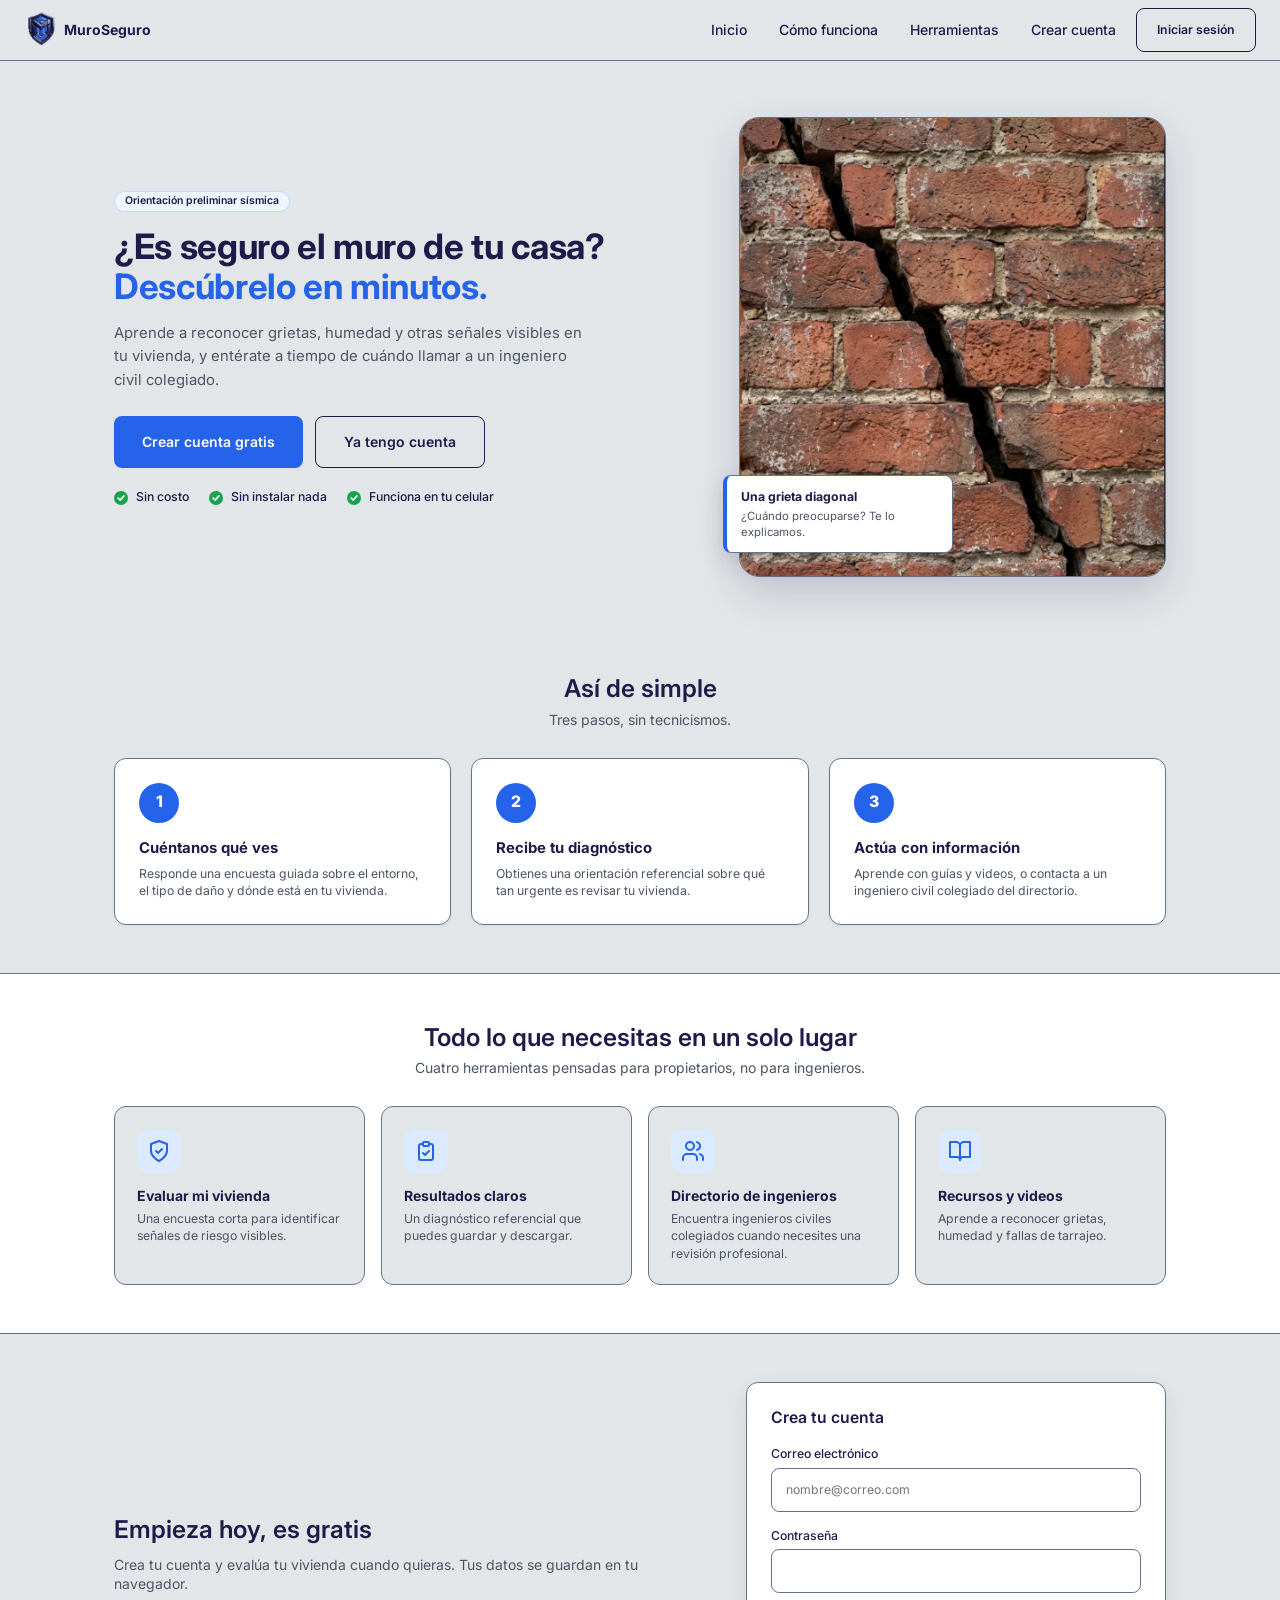
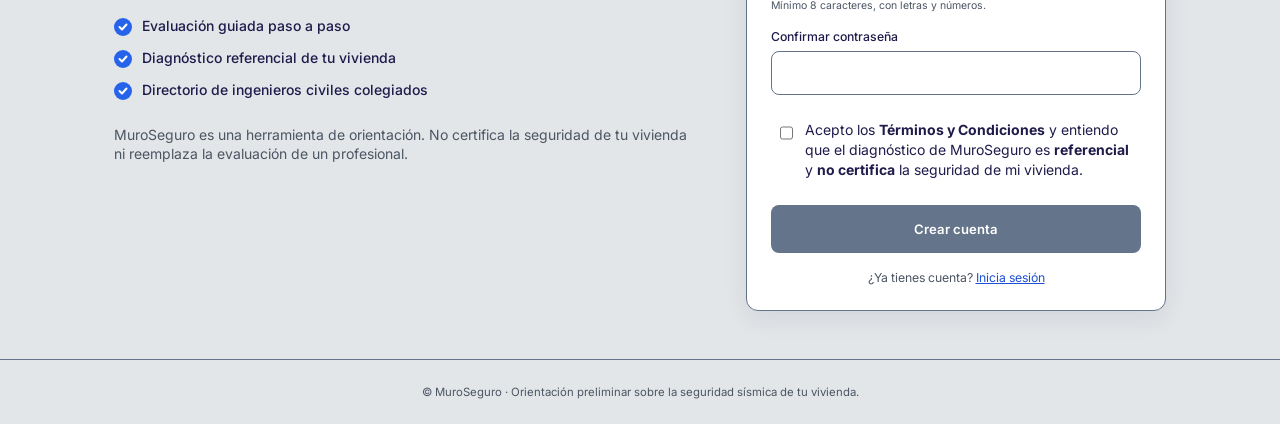
<file: pages/index.html>
<!DOCTYPE html>
<html lang="es">
<head>
  <meta charset="UTF-8">
  <meta name="viewport" content="width=device-width, initial-scale=1.0">
  <title>MuroSeguro - Seguridad sísmica de tu vivienda</title>
  <link rel="stylesheet" href="../css/styles.css">
  <link rel="stylesheet" href="../css/index.css">
  <link rel="icon" type="image/x-icon" href="../favicon.ico">
</head>
<body class="index">

  <header class="topbar">
    <a class="marca" href="index.html">
      <img src="../assets/images/logo-muroseguro.png" alt="" width="32" height="39">
      MuroSeguro
    </a>

    <button class="icon-btn" id="boton-menu" type="button"
            aria-label="Abrir menú" aria-expanded="false" aria-controls="menu">☰</button>

    <nav id="menu" class="menu" aria-label="Principal">
      <a href="#inicio">Inicio</a>
      <a href="#como-funciona">Cómo funciona</a>
      <a href="#herramientas">Herramientas</a>
      <a href="#crear-cuenta">Crear cuenta</a>
      <a class="btn-secondary" href="login.html">Iniciar sesión</a>
    </nav>
  </header>

  <main>
    <!-- 1. Bienvenida -->
    <section id="inicio" class="hero" aria-labelledby="titulo-hero">
      <div class="hero-texto">
        <p class="etiqueta">Orientación preliminar sísmica</p>
        <h1 id="titulo-hero">¿Es seguro el muro de tu casa? <span class="resalta">Descúbrelo en minutos.</span></h1>
        <p class="hero-lead">Aprende a reconocer grietas, humedad y otras señales visibles en tu vivienda, y entérate a tiempo de cuándo llamar a un ingeniero civil colegiado.</p>

        <div class="hero-acciones">
          <a class="btn-primary btn-grande" href="#crear-cuenta">Crear cuenta gratis</a>
          <a class="btn-secondary btn-grande" href="login.html">Ya tengo cuenta</a>
        </div>

        <ul class="hero-puntos" aria-label="Ventajas">
          <li>Sin costo</li>
          <li>Sin instalar nada</li>
          <li>Funciona en tu celular</li>
        </ul>
      </div>

      <figure class="hero-visual">
        <img src="../assets/images/grieta-estructural.png"
             alt="Grieta diagonal que atraviesa un muro de ladrillo" width="480" height="567">
        <figcaption class="hero-nota">
          <strong>Una grieta diagonal</strong>
          <span>¿Cuándo preocuparse? Te lo explicamos.</span>
        </figcaption>
      </figure>
    </section>

    <!-- 2. Cómo funciona -->
    <section id="como-funciona" class="seccion" aria-labelledby="titulo-pasos">
      <div class="seccion-cabecera">
        <h2 id="titulo-pasos">Así de simple</h2>
        <p>Tres pasos, sin tecnicismos.</p>
      </div>

      <ol class="pasos">
        <li class="paso card">
          <span class="paso-num" aria-hidden="true">1</span>
          <h3>Cuéntanos qué ves</h3>
          <p>Responde una encuesta guiada sobre el entorno, el tipo de daño y dónde está en tu vivienda.</p>
        </li>
        <li class="paso card">
          <span class="paso-num" aria-hidden="true">2</span>
          <h3>Recibe tu diagnóstico</h3>
          <p>Obtienes una orientación referencial sobre qué tan urgente es revisar tu vivienda.</p>
        </li>
        <li class="paso card">
          <span class="paso-num" aria-hidden="true">3</span>
          <h3>Actúa con información</h3>
          <p>Aprende con guías y videos, o contacta a un ingeniero civil colegiado del directorio.</p>
        </li>
      </ol>
    </section>

    <!-- 3. Herramientas -->
    <section id="herramientas" class="seccion seccion-alt" aria-labelledby="titulo-herramientas">
      <div class="seccion-cabecera">
        <h2 id="titulo-herramientas">Todo lo que necesitas en un solo lugar</h2>
        <p>Cuatro herramientas pensadas para propietarios, no para ingenieros.</p>
      </div>

      <div class="herramientas">
        <article class="card herramienta">
          <svg class="herramienta-icono" viewBox="0 0 24 24" aria-hidden="true" focusable="false"><path d="M12 22s8-4 8-10V5l-8-3-8 3v7c0 6 8 10 8 10z"/><path d="m9 12 2 2 4-4"/></svg>
          <h3>Evaluar mi vivienda</h3>
          <p>Una encuesta corta para identificar señales de riesgo visibles.</p>
        </article>
        <article class="card herramienta">
          <svg class="herramienta-icono" viewBox="0 0 24 24" aria-hidden="true" focusable="false"><path d="M9 5H7a2 2 0 0 0-2 2v12a2 2 0 0 0 2 2h10a2 2 0 0 0 2-2V7a2 2 0 0 0-2-2h-2"/><rect width="6" height="4" x="9" y="3" rx="1"/><path d="m9 14 2 2 4-4"/></svg>
          <h3>Resultados claros</h3>
          <p>Un diagnóstico referencial que puedes guardar y descargar.</p>
        </article>
        <article class="card herramienta">
          <svg class="herramienta-icono" viewBox="0 0 24 24" aria-hidden="true" focusable="false"><path d="M16 21v-2a4 4 0 0 0-4-4H6a4 4 0 0 0-4 4v2"/><circle cx="9" cy="7" r="4"/><path d="M22 21v-2a4 4 0 0 0-3-3.87"/><path d="M16 3.13a4 4 0 0 1 0 7.75"/></svg>
          <h3>Directorio de ingenieros</h3>
          <p>Encuentra ingenieros civiles colegiados cuando necesites una revisión profesional.</p>
        </article>
        <article class="card herramienta">
          <svg class="herramienta-icono" viewBox="0 0 24 24" aria-hidden="true" focusable="false"><path d="M2 3h6a4 4 0 0 1 4 4v14a3 3 0 0 0-3-3H2z"/><path d="M22 3h-6a4 4 0 0 0-4 4v14a3 3 0 0 1 3-3h7z"/></svg>
          <h3>Recursos y videos</h3>
          <p>Aprende a reconocer grietas, humedad y fallas de tarrajeo.</p>
        </article>
      </div>
    </section>

    <!-- 4. Registro -->
    <section id="crear-cuenta" class="seccion registro-seccion" aria-label="Crear cuenta">
      <div class="registro-texto">
        <h2>Empieza hoy, es gratis</h2>
        <p>Crea tu cuenta y evalúa tu vivienda cuando quieras. Tus datos se guardan en tu navegador.</p>
        <ul class="registro-lista">
          <li>Evaluación guiada paso a paso</li>
          <li>Diagnóstico referencial de tu vivienda</li>
          <li>Directorio de ingenieros civiles colegiados</li>
        </ul>
        <p class="caption">MuroSeguro es una herramienta de orientación. No certifica la seguridad de tu vivienda ni reemplaza la evaluación de un profesional.</p>
      </div>

      <section class="card tarjeta" id="registro" aria-labelledby="titulo-registro">
      <h2 id="titulo-registro">Crea tu cuenta</h2>

      <form id="form-registro" novalidate>
        <div class="form-group">
          <label class="form-label" for="correo">Correo electrónico</label>
          <input class="form-input" id="correo" type="email" autocomplete="email"
                 placeholder="nombre@correo.com" aria-describedby="correo-error">
          <p class="error-texto" id="correo-error" hidden></p>
        </div>

        <div class="form-group">
          <label class="form-label" for="clave">Contraseña</label>
          <input class="form-input" id="clave" type="password" autocomplete="new-password"
                 aria-describedby="clave-ayuda clave-error">
          <p class="caption" id="clave-ayuda">Mínimo 8 caracteres, con letras y números.</p>
          <p class="error-texto" id="clave-error" hidden></p>
        </div>

        <div class="form-group">
          <label class="form-label" for="clave2">Confirmar contraseña</label>
          <input class="form-input" id="clave2" type="password" autocomplete="new-password"
                 aria-describedby="clave2-error">
          <p class="error-texto" id="clave2-error" hidden></p>
        </div>

        <div class="form-group">
          <label class="check" id="check-terminos" for="terminos">
            <input type="checkbox" id="terminos" aria-describedby="terminos-error">
            <span>Acepto los <strong>Términos y Condiciones</strong> y entiendo que el diagnóstico de MuroSeguro es <strong>referencial</strong> y <strong>no certifica</strong> la seguridad de mi vivienda.</span>
          </label>
          <p class="error-texto" id="terminos-error" hidden></p>
        </div>

        <button class="btn-primary" id="boton-registro" type="submit" aria-disabled="true">Crear cuenta</button>
      </form>

      <p class="pie-tarjeta">¿Ya tienes cuenta? <a href="login.html">Inicia sesión</a></p>
    </section>
    </section>
  </main>

  <footer class="pie">
    <p>© MuroSeguro · Orientación preliminar sobre la seguridad sísmica de tu vivienda.</p>
  </footer>

  <script src="../js/index.js"></script>
</body>
</html>
</file>
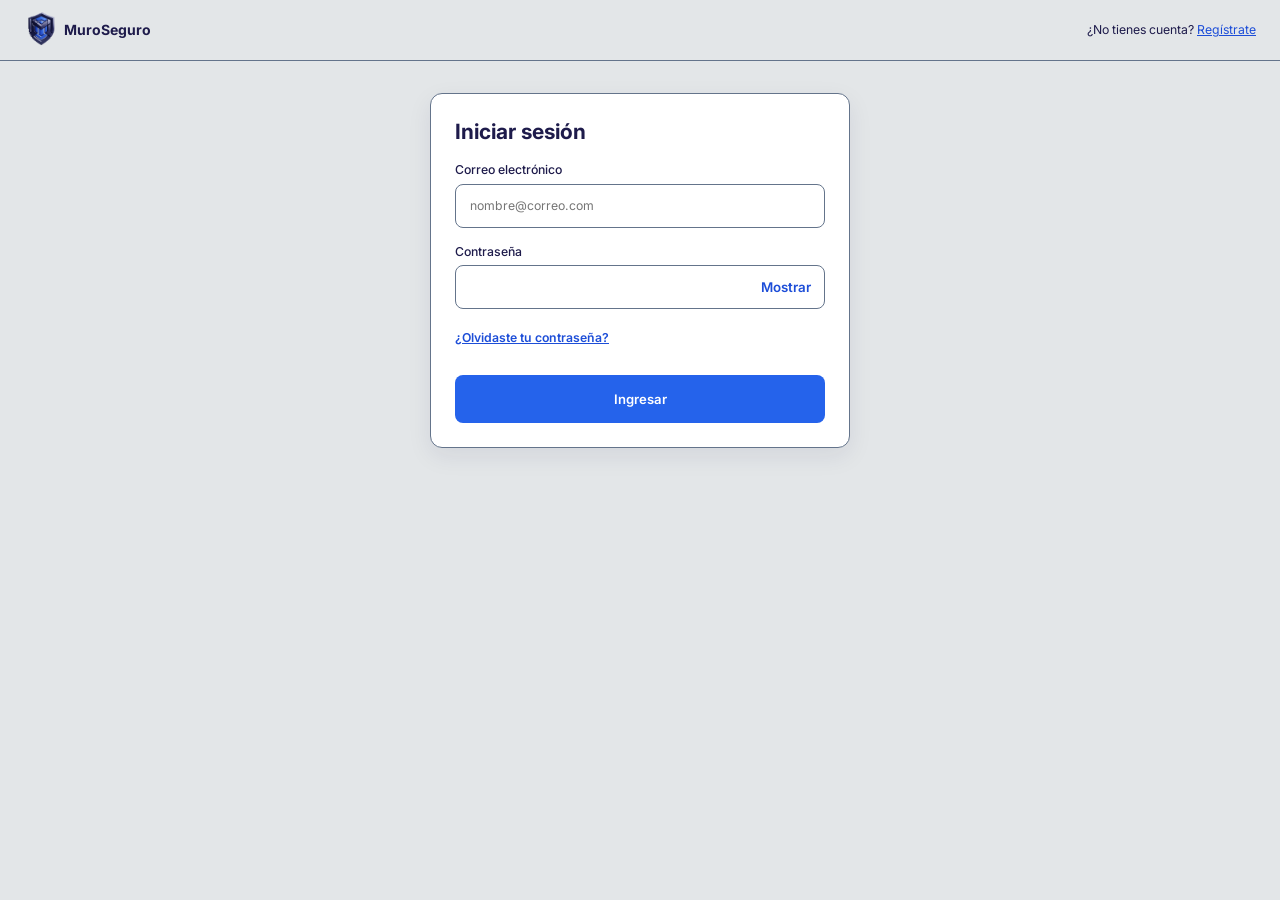
<file: pages/directorio.html>
<!DOCTYPE html>
<html lang="es">
<head>
  <meta charset="UTF-8">
  <meta name="viewport" content="width=device-width, initial-scale=1.0">
  <title>Directorio de Ingenieros | MuroSeguro</title>
  <link rel="stylesheet" href="../css/styles.css">
  <link rel="stylesheet" href="../css/sidebar.css">
  <link rel="stylesheet" href="../css/asistente.css">
  <link rel="stylesheet" href="../css/directorio.css">
  <link rel="icon" type="image/x-icon" href="../favicon.ico">
</head>
<body>
  <div class="app-layout">

    <!-- ============ Menú lateral ============ -->
    <aside class="ms-sb" aria-label="Menú lateral">
    <div class="ms-sb__brand">
      <div class="ms-sb__logo">
        <img src="../assets/images/logo-muroseguro.png" alt="Logo MuroSeguro">
      </div>
      <div class="ms-sb__brand-text">
        <span class="ms-sb__title">MuroSeguro</span>
        <span class="ms-sb__subtitle">Seguridad estructural ciudadana</span>
      </div>
    </div>

    <nav class="ms-sb__nav" aria-label="Menú principal">
      <a class="ms-sb__link" href="inicio.html">
        <svg class="ms-sb__icon" viewBox="0 0 24 24" aria-hidden="true" focusable="false"><path d="M3 10.5 12 3l9 7.5"/><path d="M5 9.5V21h14V9.5"/><path d="M9 21v-6h6v6"/></svg>
        <span>Inicio</span>
      </a>
      <a class="ms-sb__link" href="evaluacion.html">
        <svg class="ms-sb__icon" viewBox="0 0 24 24" aria-hidden="true" focusable="false"><path d="M12 22s8-4 8-10V5l-8-3-8 3v7c0 6 8 10 8 10z"/><path d="m9 12 2 2 4-4"/></svg>
        <span>Evaluar</span>
      </a>
      <a class="ms-sb__link" href="resultados.html">
        <svg class="ms-sb__icon" viewBox="0 0 24 24" aria-hidden="true" focusable="false"><path d="M9 5H7a2 2 0 0 0-2 2v12a2 2 0 0 0 2 2h10a2 2 0 0 0 2-2V7a2 2 0 0 0-2-2h-2"/><rect width="6" height="4" x="9" y="3" rx="1"/><path d="m9 14 2 2 4-4"/></svg>
        <span>Resultados</span>
      </a>
      <a class="ms-sb__link" href="directorio.html" aria-current="page">
        <svg class="ms-sb__icon" viewBox="0 0 24 24" aria-hidden="true" focusable="false"><path d="M16 21v-2a4 4 0 0 0-4-4H6a4 4 0 0 0-4 4v2"/><circle cx="9" cy="7" r="4"/><path d="M22 21v-2a4 4 0 0 0-3-3.87"/><path d="M16 3.13a4 4 0 0 1 0 7.75"/></svg>
        <span>Directorio</span>
      </a>
      <a class="ms-sb__link" href="recursos.html">
        <svg class="ms-sb__icon" viewBox="0 0 24 24" aria-hidden="true" focusable="false"><path d="M2 3h6a4 4 0 0 1 4 4v14a3 3 0 0 0-3-3H2z"/><path d="M22 3h-6a4 4 0 0 0-4 4v14a3 3 0 0 1 3-3h7z"/></svg>
        <span>Recursos</span>
      </a>
      <a class="ms-sb__link" href="perfil.html">
        <svg class="ms-sb__icon" viewBox="0 0 24 24" aria-hidden="true" focusable="false"><circle cx="12" cy="8" r="4"/><path d="M20 21a8 8 0 0 0-16 0"/></svg>
        <span>Perfil</span>
      </a>
    </nav>

    <div class="ms-sb__footer">
      <div class="ms-sb__user">
        <span class="ms-sb__avatar" data-usuario-iniciales aria-hidden="true">US</span>
        <span class="ms-sb__role" data-usuario-nombre>Usuario</span>
      </div>
      <a class="ms-sb__logout" href="index.html" data-cerrar-sesion>
        <svg class="ms-sb__icon" viewBox="0 0 24 24" aria-hidden="true" focusable="false"><path d="M9 21H5a2 2 0 0 1-2-2V5a2 2 0 0 1 2-2h4"/><polyline points="16 17 21 12 16 7"/><line x1="21" x2="9" y1="12" y2="12"/></svg>
        <span>Cerrar sesión</span>
      </a>
    </div>
  </aside>

    <!-- Contenido principal -->
    <main class="main-content">
      <!-- Encabezado y aviso legal (HU-018) -->
      <header class="page-header card">
        <div class="header-row">
          <div>
            <h1>Directorio de Ingenieros Colegiados</h1>
            <p class="header-sub">
              Conecta con ingenieros civiles validados en Lima para solicitar una evaluación presencial en tu vivienda.
            </p>
          </div>
          <span class="badge-orientacion">Orientación preliminar</span>
        </div>

        <div class="aviso-legal">
          <strong>Aviso legal:</strong> MuroSeguro solo conecta a las partes y no se responsabiliza
          por los acuerdos económicos externos. Esta plataforma brinda orientación preliminar y no
          reemplaza la evaluación presencial de un ingeniero civil colegiado.
        </div>
      </header>

      <!-- Filtros por distrito en Lima (HU-019) -->
      <section class="card filtros-card">
        <div class="card-title-row">
          <h2>Filtrar por distrito (Lima)</h2>
          <span id="contador-resultados" class="contador-pill">0 profesionales</span>
        </div>

        <div class="filtros-grid">
          <div class="form-group">
            <label for="filtro-distrito" class="form-label">Distrito</label>
            <select id="filtro-distrito" class="form-select">
              <option value="">Todos los distritos</option>
            </select>
          </div>

          <div class="form-group">
            <label for="filtro-ingeniero" class="form-label">Ingeniero</label>
            <select id="filtro-ingeniero" class="form-select">
              <option value="">Todos los ingenieros</option>
            </select>
          </div>

          <div class="form-group filtros-btn-col">
            <button type="button" id="btn-limpiar" class="btn-secondary">Limpiar filtros</button>
          </div>
        </div>

        <div id="panel-cercanos" class="panel-cercanos" style="display: none;">
          <p id="texto-cercanos">No hay ingenieros registrados en este distrito.</p>
          <button type="button" id="btn-cercanos" class="btn-primary">
            Buscar profesionales en otros distritos de Lima
          </button>
        </div>
      </section>

      <!-- Perfil del ingeniero seleccionado en el filtro -->
      <section id="perfil-seleccionado" class="card perfil-card" hidden>
        <div id="perfil-contenido"></div>
      </section>

      <!-- Cuadrícula de ingenieros y paginación (HU-018, HU-020, HU-027) -->
      <section class="card directorio-card">
        <div id="grid-ingenieros" class="grid-3"></div>

        <div class="paginacion-bar">
          <button type="button" id="btn-anterior" class="btn-secondary" disabled>Anterior</button>
          <span id="info-pagina" class="info-pagina">Página 1 de 1</span>
          <button type="button" id="btn-siguiente" class="btn-secondary" disabled>Siguiente</button>
        </div>
      </section>

      <!-- Centro de ayuda / FAQ (HU-023) -->
      <section class="card faq-card">
        <h2>Centro de ayuda</h2>
        <p class="faq-sub">Resuelve tus dudas sobre el uso del directorio y los alcances de la plataforma.</p>
        <div id="contenedor-faq" class="faq-list"></div>
      </section>
    </main>
  </div>

  <script src="../js/sesion.js"></script>
  <script src="../js/menu-movil.js"></script>
  <script src="../js/asistente.js"></script>
  <script src="../js/directorio.js"></script>
</body>
</html>
</file>
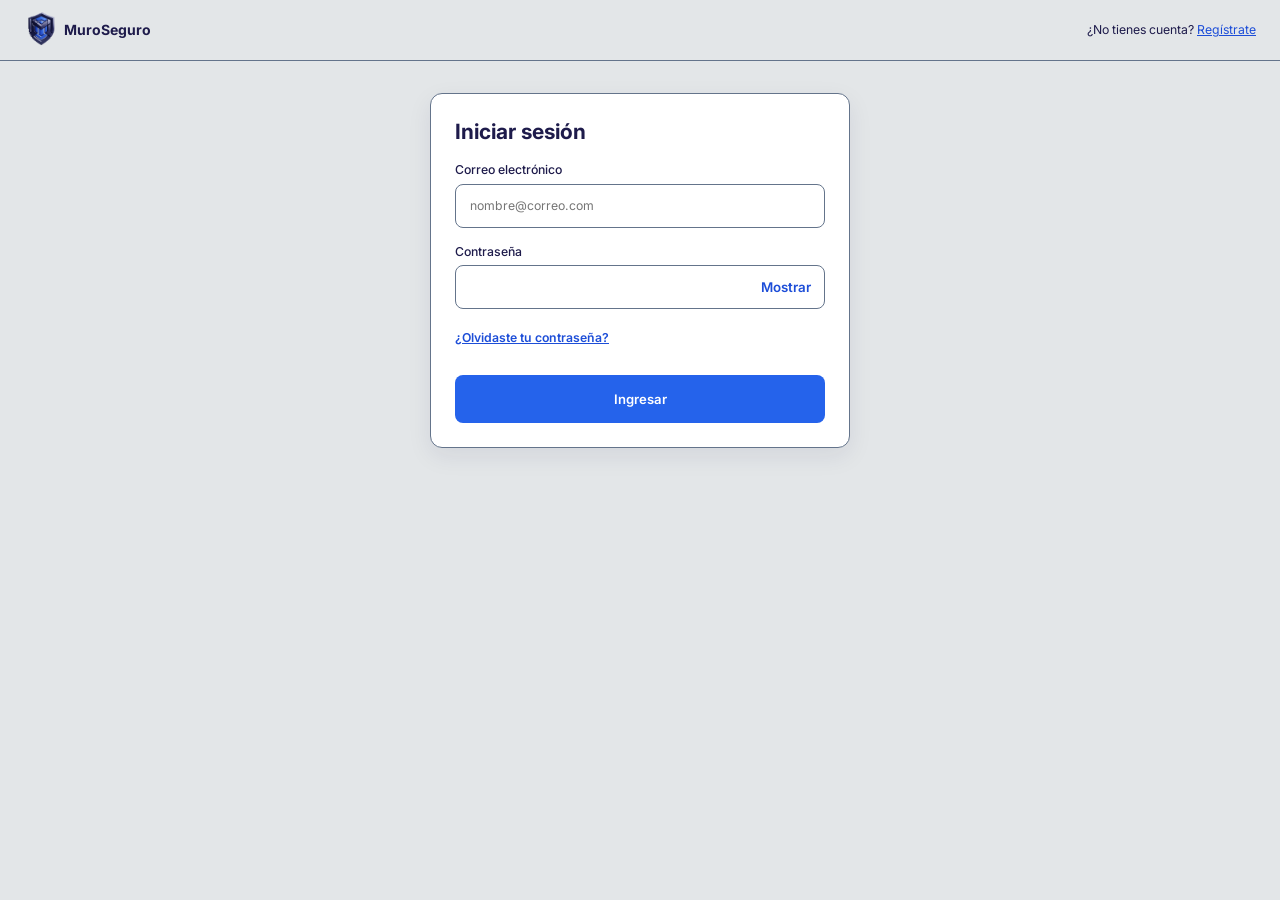
<file: pages/evaluacion.html>
<!DOCTYPE html>

<html lang="es">
<head>
  <meta charset="UTF-8">
  <meta name="viewport" content="width=device-width, initial-scale=1">
  <title>Evaluación – Paso 1: Entorno de la vivienda | MuroSeguro</title>
  <link rel="icon" type="image/x-icon" href="../favicon.ico">
  <link rel="stylesheet" href="../css/styles.css">
  <link rel="stylesheet" href="../css/evaluacion.css">
  <link rel="stylesheet" href="../css/sidebar.css">
</head>
<body class="eval-con-sidebar">

  <aside class="ms-sb" id="eval-sidebar" aria-label="Menú lateral">
    <div class="ms-sb__brand">
      <div class="ms-sb__logo">
        <img src="../assets/images/logo-muroseguro.png" alt="Logo MuroSeguro">
      </div>
      <div class="ms-sb__brand-text">
        <span class="ms-sb__title">MuroSeguro</span>
        <span class="ms-sb__subtitle">Seguridad estructural ciudadana</span>
      </div>
    </div>

    <nav class="ms-sb__nav" aria-label="Menú principal">
      <a class="ms-sb__link" href="inicio.html">
        <svg class="ms-sb__icon" viewBox="0 0 24 24" aria-hidden="true" focusable="false"><path d="M3 10.5 12 3l9 7.5"/><path d="M5 9.5V21h14V9.5"/><path d="M9 21v-6h6v6"/></svg>
        <span>Inicio</span>
      </a>
      <a class="ms-sb__link" href="evaluacion.html" aria-current="page">
        <svg class="ms-sb__icon" viewBox="0 0 24 24" aria-hidden="true" focusable="false"><path d="M12 22s8-4 8-10V5l-8-3-8 3v7c0 6 8 10 8 10z"/><path d="m9 12 2 2 4-4"/></svg>
        <span>Evaluar</span>
      </a>
      <a class="ms-sb__link" href="resultados.html">
        <svg class="ms-sb__icon" viewBox="0 0 24 24" aria-hidden="true" focusable="false"><path d="M9 5H7a2 2 0 0 0-2 2v12a2 2 0 0 0 2 2h10a2 2 0 0 0 2-2V7a2 2 0 0 0-2-2h-2"/><rect width="6" height="4" x="9" y="3" rx="1"/><path d="m9 14 2 2 4-4"/></svg>
        <span>Resultados</span>
      </a>
      <a class="ms-sb__link" href="directorio.html">
        <svg class="ms-sb__icon" viewBox="0 0 24 24" aria-hidden="true" focusable="false"><path d="M16 21v-2a4 4 0 0 0-4-4H6a4 4 0 0 0-4 4v2"/><circle cx="9" cy="7" r="4"/><path d="M22 21v-2a4 4 0 0 0-3-3.87"/><path d="M16 3.13a4 4 0 0 1 0 7.75"/></svg>
        <span>Directorio</span>
      </a>
      <a class="ms-sb__link" href="recursos.html">
        <svg class="ms-sb__icon" viewBox="0 0 24 24" aria-hidden="true" focusable="false"><path d="M2 3h6a4 4 0 0 1 4 4v14a3 3 0 0 0-3-3H2z"/><path d="M22 3h-6a4 4 0 0 0-4 4v14a3 3 0 0 1 3-3h7z"/></svg>
        <span>Recursos</span>
      </a>
      <a class="ms-sb__link" href="perfil.html">
        <svg class="ms-sb__icon" viewBox="0 0 24 24" aria-hidden="true" focusable="false"><circle cx="12" cy="8" r="4"/><path d="M20 21a8 8 0 0 0-16 0"/></svg>
        <span>Perfil</span>
      </a>
    </nav>

    <div class="ms-sb__footer">
      <div class="ms-sb__user">
        <span class="ms-sb__avatar" data-usuario-iniciales aria-hidden="true">US</span>
        <span class="ms-sb__role" data-usuario-nombre>Usuario</span>
      </div>
      <a class="ms-sb__logout" href="index.html" data-cerrar-sesion>
        <svg class="ms-sb__icon" viewBox="0 0 24 24" aria-hidden="true" focusable="false"><path d="M9 21H5a2 2 0 0 1-2-2V5a2 2 0 0 1 2-2h4"/><polyline points="16 17 21 12 16 7"/><line x1="21" x2="9" y1="12" y2="12"/></svg>
        <span>Cerrar sesión</span>
      </a>
    </div>
  </aside>

  <main>
    <section id="paso-1" aria-labelledby="paso-1-titulo">
      <form id="form-paso-1" class="eval-layout" novalidate>

        <!-- Cabecera: logo + progreso -->
        <header class="eval-header">
          <div class="eval-brand">
            <img class="eval-logo" src="../assets/images/logo-muroseguro.png" alt="Logotipo de MuroSeguro">
            <span class="eval-brand-name">MuroSeguro</span>
          </div>
          <div class="eval-progress" role="progressbar" aria-label="Avance del asistente de evaluación"
               aria-valuemin="0" aria-valuemax="100" aria-valuenow="33" aria-valuetext="Paso 1 de 3, 33% de avance">
            <span>Avance: 33%</span>
            <span>Paso 1 de 3</span>
          </div>
        </header>

        <!-- Columna izquierda: preguntas -->
        <div class="eval-questions">

          <!-- HU-007: tipo de terreno (obligatorio) -->
          <div class="card eval-card" id="card-terreno">
            <fieldset class="eval-fieldset" aria-describedby="terreno-ayuda error-terreno">
              <legend class="eval-title">¿Cuál es la condición del terreno?<span class="eval-sr"> (obligatorio)</span></legend>
              <p class="eval-help" id="terreno-ayuda">Por favor, seleccione la opción que mejor describa la zona donde se encuentra su construcción.</p>

              <div class="eval-options">
                <input class="eval-sr" type="radio" id="terreno-plano" name="terreno" value="plano" required>
                <label class="radio-option eval-option" for="terreno-plano">
                  <span class="eval-radio" aria-hidden="true"><svg class="eval-icon" viewBox="0 0 24 24" width="24" height="24" focusable="false"><polyline points="20 6 9 17 4 12"/></svg></span>
                  <span>Plano (Firme)</span>
                </label>

                <input class="eval-sr" type="radio" id="terreno-ladera" name="terreno" value="ladera" required>
                <label class="radio-option eval-option" for="terreno-ladera">
                  <span class="eval-radio" aria-hidden="true"><svg class="eval-icon" viewBox="0 0 24 24" width="24" height="24" focusable="false"><polyline points="20 6 9 17 4 12"/></svg></span>
                  <span>Ladera (Inclinado)</span>
                </label>

                <input class="eval-sr" type="radio" id="terreno-blando" name="terreno" value="blando" required>
                <label class="radio-option eval-option" for="terreno-blando">
                  <span class="eval-radio" aria-hidden="true"><svg class="eval-icon" viewBox="0 0 24 24" width="24" height="24" focusable="false"><polyline points="20 6 9 17 4 12"/></svg></span>
                  <span>Blando (Relleno o humedad)</span>
                </label>
              </div>

              <p class="eval-error-msg" id="error-terreno" role="alert" hidden>Debes seleccionar la condición del terreno antes de continuar.</p>
            </fieldset>
          </div>

          <!-- Exposición climática -->
          <div class="card eval-card">
            <fieldset class="eval-fieldset">
              <legend class="eval-title">Exposición climática</legend>
              <div class="grid-3 eval-tiles">

                <div class="eval-tile">
                  <input class="eval-sr" type="checkbox" id="clima-viento" name="clima" value="viento">
                  <label class="eval-tile__label" for="clima-viento">
                    <span class="eval-tile__head">
                      <span class="eval-check" aria-hidden="true"><svg class="eval-icon" viewBox="0 0 24 24" width="24" height="24" focusable="false"><polyline points="20 6 9 17 4 12"/></svg></span>
                      <span>Viento</span>
                    </span>
                    <span class="eval-tile__icon" aria-hidden="true">
                      <svg class="eval-icon" viewBox="0 0 24 24" width="24" height="24" focusable="false"><path d="M17.7 7.7a2.5 2.5 0 1 1 1.8 4.3H2"/><path d="M9.6 4.6A2 2 0 1 1 11 8H2"/><path d="M12.6 19.4A2 2 0 1 0 14 16H2"/></svg>
                    </span>
                  </label>
                </div>

                <div class="eval-tile">
                  <input class="eval-sr" type="checkbox" id="clima-lluvia" name="clima" value="lluvia">
                  <label class="eval-tile__label" for="clima-lluvia">
                    <span class="eval-tile__head">
                      <span class="eval-check" aria-hidden="true"><svg class="eval-icon" viewBox="0 0 24 24" width="24" height="24" focusable="false"><polyline points="20 6 9 17 4 12"/></svg></span>
                      <span>Lluvia</span>
                    </span>
                    <span class="eval-tile__icon" aria-hidden="true">
                      <svg class="eval-icon" viewBox="0 0 24 24" width="24" height="24" focusable="false"><path d="M4 14.9A7 7 0 1 1 15.7 8h1.8a4.5 4.5 0 0 1 2.5 8.2"/><path d="M16 14v6"/><path d="M8 14v6"/><path d="M12 16v6"/></svg>
                    </span>
                  </label>
                </div>

                <div class="eval-tile">
                  <input class="eval-sr" type="checkbox" id="clima-sol" name="clima" value="sol">
                  <label class="eval-tile__label" for="clima-sol">
                    <span class="eval-tile__head">
                      <span class="eval-check" aria-hidden="true"><svg class="eval-icon" viewBox="0 0 24 24" width="24" height="24" focusable="false"><polyline points="20 6 9 17 4 12"/></svg></span>
                      <span>Sol</span>
                    </span>
                    <span class="eval-tile__icon" aria-hidden="true">
                      <svg class="eval-icon" viewBox="0 0 24 24" width="24" height="24" focusable="false"><circle cx="12" cy="12" r="4"/><path d="M12 2v2"/><path d="M12 20v2"/><path d="m4.93 4.93 1.41 1.41"/><path d="m17.66 17.66 1.41 1.41"/><path d="M2 12h2"/><path d="M20 12h2"/><path d="m6.34 17.66-1.41 1.41"/><path d="m19.07 4.93-1.41 1.41"/></svg>
                    </span>
                  </label>
                </div>

              </div>
            </fieldset>
          </div>

          <!-- HU-008: patologías visuales + pregunta condicional -->
          <div class="card eval-card">
            <fieldset class="eval-fieldset">
              <legend class="eval-title">Patologías visuales en muros</legend>

              <!-- Oculta por defecto (display: none). Aparece con Lluvia o Humedad -->
              <div class="eval-conditional" id="pregunta-humedad" role="group" aria-labelledby="pregunta-humedad-texto">
                <p class="eval-question" id="pregunta-humedad-texto">¿Observa humedad o moho en la base de sus paredes?</p>
                <div class="eval-yesno">
                  <input class="eval-sr" type="radio" id="humedad-si" name="humedad_base" value="si">
                  <label class="eval-yn" for="humedad-si"><span class="eval-dot" aria-hidden="true"></span>Sí</label>
                  <input class="eval-sr" type="radio" id="humedad-no" name="humedad_base" value="no">
                  <label class="eval-yn" for="humedad-no"><span class="eval-dot" aria-hidden="true"></span>No</label>
                </div>
              </div>

              <div class="grid-3 eval-tiles">

                <div class="eval-tile">
                  <input class="eval-sr" type="checkbox" id="patologia-grietas" name="patologia" value="grietas">
                  <label class="eval-tile__label" for="patologia-grietas">
                    <span class="eval-tile__head">
                      <span class="eval-check" aria-hidden="true"><svg class="eval-icon" viewBox="0 0 24 24" width="24" height="24" focusable="false"><polyline points="20 6 9 17 4 12"/></svg></span>
                      <span>Grietas / Fisuras</span>
                    </span>
                    <span class="eval-tile__icon" aria-hidden="true">
                      <svg class="eval-icon" viewBox="0 0 24 24" width="24" height="24" focusable="false"><rect width="18" height="18" x="3" y="3" rx="2"/><path d="M12 9v6"/><path d="M16 15v6"/><path d="M16 3v6"/><path d="M3 15h18"/><path d="M3 9h18"/><path d="M8 15v6"/><path d="M8 3v6"/></svg>
                    </span>
                  </label>
                </div>

                <div class="eval-tile">
                  <input class="eval-sr" type="checkbox" id="patologia-humedad" name="patologia" value="humedad">
                  <label class="eval-tile__label" for="patologia-humedad">
                    <span class="eval-tile__head">
                      <span class="eval-check" aria-hidden="true"><svg class="eval-icon" viewBox="0 0 24 24" width="24" height="24" focusable="false"><polyline points="20 6 9 17 4 12"/></svg></span>
                      <span>Humedad</span>
                    </span>
                    <span class="eval-tile__icon" aria-hidden="true">
                      <svg class="eval-icon" viewBox="0 0 24 24" width="24" height="24" focusable="false"><path d="M7 16.3c2.2 0 4-1.83 4-4.05 0-1.16-.57-2.26-1.71-3.19S7.29 6.75 7 5.3c-.29 1.45-1.14 2.84-2.29 3.76S3 11.1 3 12.25c0 2.22 1.8 4.05 4 4.05z"/><path d="M12.56 6.6A10.97 10.97 0 0 0 14 3.02c.5 2.5 2 4.9 4 6.5s3 3.5 3 5.5a6.98 6.98 0 0 1-11.91 4.97"/></svg>
                    </span>
                  </label>
                </div>

                <div class="eval-tile">
                  <input class="eval-sr" type="checkbox" id="patologia-desplome" name="patologia" value="desplome">
                  <label class="eval-tile__label" for="patologia-desplome">
                    <span class="eval-tile__head">
                      <span class="eval-check" aria-hidden="true"><svg class="eval-icon" viewBox="0 0 24 24" width="24" height="24" focusable="false"><polyline points="20 6 9 17 4 12"/></svg></span>
                      <span>Desplome / Inclinación</span>
                    </span>
                    <span class="eval-tile__icon" aria-hidden="true">
                      <svg class="eval-icon" viewBox="0 0 24 24" width="24" height="24" focusable="false"><rect width="18" height="18" x="3" y="3" rx="2"/><path d="M9 3v18"/></svg>
                    </span>
                  </label>
                </div>

              </div>
            </fieldset>
          </div>
        </div>

        <!-- Columna derecha: información + aceptación obligatoria -->
        <aside class="eval-aside" aria-label="Información del paso">
          <div class="card eval-aside-card">
            <h1 class="eval-aside-title" id="paso-1-titulo">Paso 1: Entorno de la vivienda</h1>
            <p class="eval-help">El tipo de suelo y el clima calibran la vulnerabilidad previa al análisis estructural.</p>
          </div>

          <div class="card eval-aside-card eval-accept" id="card-aceptacion">
            <div class="eval-accept__head">
              <span class="eval-accept__icon" aria-hidden="true">
                <svg class="eval-icon eval-icon--help" viewBox="0 0 24 24" width="24" height="24" focusable="false"><circle cx="12" cy="12" r="10"/><path d="M9.09 9a3 3 0 0 1 5.83 1c0 2-3 3-3 3"/><path d="M12 17h.01"/></svg>
                <svg class="eval-icon eval-icon--alert" viewBox="0 0 24 24" width="24" height="24" focusable="false"><circle cx="12" cy="12" r="10"/><line x1="12" x2="12" y1="8" y2="12"/><line x1="12" x2="12.01" y1="16" y2="16"/></svg>
              </span>
              <h2 class="eval-accept__title">Aceptación obligatoria</h2>
            </div>

            <div class="eval-accept__row">
              <input class="eval-sr" type="checkbox" id="aceptacion" name="aceptacion" required aria-required="true" aria-describedby="error-aceptacion">
              <label class="eval-accept__label" for="aceptacion">
                <span class="eval-check" aria-hidden="true"><svg class="eval-icon" viewBox="0 0 24 24" width="24" height="24" focusable="false"><polyline points="20 6 9 17 4 12"/></svg></span>
                <span>Comprendo que este diagnóstico es referencial y no certifica la seguridad estructural</span>
              </label>
            </div>

            <p class="eval-accept__msg" id="error-aceptacion">Debes aceptar esta condición antes de continuar.</p>
          </div>
          <!-- Checklist de progreso en vivo -->
          <div class="card eval-aside-card eval-checklist" id="card-checklist" aria-live="polite">
            <div class="eval-checklist__head">
              <h2 class="eval-checklist__title">Progreso del paso</h2>
              <span class="eval-checklist__badge" id="chk-badge">Pendiente</span>
            </div>

            <ul class="eval-checklist__list">
              <li class="eval-checklist__item" id="chk-item-terreno" data-estado="pend">
                <span class="eval-checklist__ico" aria-hidden="true">
                  <svg class="eval-icon eval-chk-ok" viewBox="0 0 24 24" width="16" height="16" focusable="false"><polyline points="20 6 9 17 4 12"/></svg>
                  <svg class="eval-icon eval-chk-pend" viewBox="0 0 24 24" width="16" height="16" focusable="false"><circle cx="12" cy="12" r="9"/></svg>
                </span>
                <span id="chk-txt-terreno">Condición del terreno (obligatorio)</span>
              </li>

              <li class="eval-checklist__item" id="chk-item-aceptacion" data-estado="pend">
                <span class="eval-checklist__ico" aria-hidden="true">
                  <svg class="eval-icon eval-chk-ok" viewBox="0 0 24 24" width="16" height="16" focusable="false"><polyline points="20 6 9 17 4 12"/></svg>
                  <svg class="eval-icon eval-chk-pend" viewBox="0 0 24 24" width="16" height="16" focusable="false"><circle cx="12" cy="12" r="9"/></svg>
                </span>
                <span id="chk-txt-aceptacion">Aceptación obligatoria pendiente</span>
              </li>

              <li class="eval-checklist__item" id="chk-item-opcionales" data-estado="info">
                <span class="eval-checklist__ico" aria-hidden="true">
                  <svg class="eval-icon" viewBox="0 0 24 24" width="16" height="16" focusable="false"><circle cx="12" cy="12" r="10"/><line x1="12" x2="12" y1="16" y2="12"/><line x1="12" x2="12.01" y1="8" y2="8"/></svg>
                </span>
                <span id="chk-txt-opcionales">Opcionales: ninguno marcado</span>
              </li>
            </ul>

            <p class="eval-checklist__pie" id="chk-pie">Completa los 2 requisitos obligatorios para habilitar «Siguiente».</p>
          </div>
        </aside>

        <!-- Navegación -->
        <nav class="eval-nav" aria-label="Navegación del asistente">
          <a class="btn-secondary eval-btn" href="inicio.html">
            <svg class="eval-icon" viewBox="0 0 24 24" width="24" height="24" aria-hidden="true" focusable="false"><path d="m12 19-7-7 7-7"/><path d="M19 12H5"/></svg>
            Retroceder
          </a>
          <div class="eval-next-wrap" id="siguiente-wrap">
            <button type="submit" class="btn-primary eval-btn" id="btn-siguiente" disabled>
              <svg class="eval-icon" viewBox="0 0 24 24" width="24" height="24" aria-hidden="true" focusable="false"><path d="M5 12h14"/><path d="m12 5 7 7-7 7"/></svg>
              Siguiente
            </button>
          </div>
        </nav>

        <p class="eval-sr" id="estado-formulario" role="status" aria-live="polite"></p>
      </form>
    </section>

    <section id="paso-2" aria-labelledby="paso-2-titulo" hidden>
      <div class="p2-layout">

        <!-- Columna izquierda: croquis interactivo -->
        <div class="card p2-card">
          <svg class="p2-svg" viewBox="0 0 400 392" role="group" aria-label="Croquis isométrico de una vivienda de tres pisos con tres zonas seleccionables: techo, muros y columnas" focusable="false">
            <defs>
              <g id="p2-col">
                <polygon points="176.9,208.5 183,212 183,50 176.9,46.5"/>
                <polygon points="183,212 189.1,208.5 189.1,46.5 183,50"/>
                <polygon points="183,43 189.1,46.5 183,50 176.9,46.5"/>
              </g>
            </defs>
            <g class="p2-deco" aria-hidden="true">
              <polygon class="p2-ground" points="183,189 357.9,290 217.6,371 42.7,270"/>
              <polygon class="p2-ground-side" points="42.7,270 217.6,371 217.6,379 42.7,278"/>
              <polygon class="p2-ground-side" points="217.6,371 357.9,290 357.9,298 217.6,379"/>
            </g>
            <g class="p2-zone" id="p2-svg-muros" data-zona="muros" role="button" tabindex="0" aria-pressed="false" aria-label="Muros">
              <polygon class="p2-shape" points="183,205 70.4,270 70.4,108 183,43"/>
              <polygon class="p2-shape" points="183,205 330.2,290 330.2,128 183,43"/>
              <path class="p2-line" d="M183,196 L70.4,261 M183,196 L330.2,281 M183,187 L70.4,252 M183,187 L330.2,272 M183,178 L70.4,243 M183,178 L330.2,263 M183,169 L70.4,234 M183,169 L330.2,254 M183,160 L70.4,225 M183,160 L330.2,245 M183,151 L70.4,216 M183,151 L330.2,236 M183,142 L70.4,207 M183,142 L330.2,227 M183,133 L70.4,198 M183,133 L330.2,218 M183,124 L70.4,189 M183,124 L330.2,209 M183,115 L70.4,180 M183,115 L330.2,200 M183,106 L70.4,171 M183,106 L330.2,191 M183,97 L70.4,162 M183,97 L330.2,182 M183,88 L70.4,153 M183,88 L330.2,173 M183,79 L70.4,144 M183,79 L330.2,164 M183,70 L70.4,135 M183,70 L330.2,155 M183,61 L70.4,126 M183,61 L330.2,146 M183,52 L70.4,117 M183,52 L330.2,137"/>
              <path class="p2-line p2-line--soft" d="M169.1,213 L169.1,204 M155.3,221 L155.3,212 M141.4,229 L141.4,220 M127.6,237 L127.6,228 M113.7,245 L113.7,236 M99.9,253 L99.9,244 M86,261 L86,252 M72.2,269 L72.2,260 M196.9,213 L196.9,204 M210.7,221 L210.7,212 M224.6,229 L224.6,220 M238.4,237 L238.4,228 M252.3,245 L252.3,236 M266.1,253 L266.1,244 M280,261 L280,252 M293.8,269 L293.8,260 M307.7,277 L307.7,268 M321.6,285 L321.6,276 M162.2,208 L162.2,199 M148.4,216 L148.4,207 M134.5,224 L134.5,215 M120.6,232 L120.6,223 M106.8,240 L106.8,231 M92.9,248 L92.9,239 M79.1,256 L79.1,247 M203.8,208 L203.8,199 M217.6,216 L217.6,207 M231.5,224 L231.5,215 M245.4,232 L245.4,223 M259.2,240 L259.2,231 M273.1,248 L273.1,239 M286.9,256 L286.9,247 M300.8,264 L300.8,255 M314.6,272 L314.6,263 M328.5,280 L328.5,271 M169.1,195 L169.1,186 M155.3,203 L155.3,194 M141.4,211 L141.4,202 M127.6,219 L127.6,210 M113.7,227 L113.7,218 M99.9,235 L99.9,226 M86,243 L86,234 M72.2,251 L72.2,242 M196.9,195 L196.9,186 M210.7,203 L210.7,194 M224.6,211 L224.6,202 M238.4,219 L238.4,210 M252.3,227 L252.3,218 M266.1,235 L266.1,226 M280,243 L280,234 M293.8,251 L293.8,242 M307.7,259 L307.7,250 M321.6,267 L321.6,258 M162.2,190 L162.2,181 M148.4,198 L148.4,189 M134.5,206 L134.5,197 M120.6,214 L120.6,205 M106.8,222 L106.8,213 M92.9,230 L92.9,221 M79.1,238 L79.1,229 M203.8,190 L203.8,181 M217.6,198 L217.6,189 M231.5,206 L231.5,197 M245.4,214 L245.4,205 M259.2,222 L259.2,213 M273.1,230 L273.1,221 M286.9,238 L286.9,229 M300.8,246 L300.8,237 M314.6,254 L314.6,245 M328.5,262 L328.5,253 M169.1,177 L169.1,168 M155.3,185 L155.3,176 M141.4,193 L141.4,184 M127.6,201 L127.6,192 M113.7,209 L113.7,200 M99.9,217 L99.9,208 M86,225 L86,216 M72.2,233 L72.2,224 M196.9,177 L196.9,168 M210.7,185 L210.7,176 M224.6,193 L224.6,184 M238.4,201 L238.4,192 M252.3,209 L252.3,200 M266.1,217 L266.1,208 M280,225 L280,216 M293.8,233 L293.8,224 M307.7,241 L307.7,232 M321.6,249 L321.6,240 M162.2,172 L162.2,163 M148.4,180 L148.4,171 M134.5,188 L134.5,179 M120.6,196 L120.6,187 M106.8,204 L106.8,195 M92.9,212 L92.9,203 M79.1,220 L79.1,211 M203.8,172 L203.8,163 M217.6,180 L217.6,171 M231.5,188 L231.5,179 M245.4,196 L245.4,187 M259.2,204 L259.2,195 M273.1,212 L273.1,203 M286.9,220 L286.9,211 M300.8,228 L300.8,219 M314.6,236 L314.6,227 M328.5,244 L328.5,235 M169.1,159 L169.1,150 M155.3,167 L155.3,158 M141.4,175 L141.4,166 M127.6,183 L127.6,174 M113.7,191 L113.7,182 M99.9,199 L99.9,190 M86,207 L86,198 M72.2,215 L72.2,206 M196.9,159 L196.9,150 M210.7,167 L210.7,158 M224.6,175 L224.6,166 M238.4,183 L238.4,174 M252.3,191 L252.3,182 M266.1,199 L266.1,190 M280,207 L280,198 M293.8,215 L293.8,206 M307.7,223 L307.7,214 M321.6,231 L321.6,222 M162.2,154 L162.2,145 M148.4,162 L148.4,153 M134.5,170 L134.5,161 M120.6,178 L120.6,169 M106.8,186 L106.8,177 M92.9,194 L92.9,185 M79.1,202 L79.1,193 M203.8,154 L203.8,145 M217.6,162 L217.6,153 M231.5,170 L231.5,161 M245.4,178 L245.4,169 M259.2,186 L259.2,177 M273.1,194 L273.1,185 M286.9,202 L286.9,193 M300.8,210 L300.8,201 M314.6,218 L314.6,209 M328.5,226 L328.5,217 M169.1,141 L169.1,132 M155.3,149 L155.3,140 M141.4,157 L141.4,148 M127.6,165 L127.6,156 M113.7,173 L113.7,164 M99.9,181 L99.9,172 M86,189 L86,180 M72.2,197 L72.2,188 M196.9,141 L196.9,132 M210.7,149 L210.7,140 M224.6,157 L224.6,148 M238.4,165 L238.4,156 M252.3,173 L252.3,164 M266.1,181 L266.1,172 M280,189 L280,180 M293.8,197 L293.8,188 M307.7,205 L307.7,196 M321.6,213 L321.6,204 M162.2,136 L162.2,127 M148.4,144 L148.4,135 M134.5,152 L134.5,143 M120.6,160 L120.6,151 M106.8,168 L106.8,159 M92.9,176 L92.9,167 M79.1,184 L79.1,175 M203.8,136 L203.8,127 M217.6,144 L217.6,135 M231.5,152 L231.5,143 M245.4,160 L245.4,151 M259.2,168 L259.2,159 M273.1,176 L273.1,167 M286.9,184 L286.9,175 M300.8,192 L300.8,183 M314.6,200 L314.6,191 M328.5,208 L328.5,199 M169.1,123 L169.1,114 M155.3,131 L155.3,122 M141.4,139 L141.4,130 M127.6,147 L127.6,138 M113.7,155 L113.7,146 M99.9,163 L99.9,154 M86,171 L86,162 M72.2,179 L72.2,170 M196.9,123 L196.9,114 M210.7,131 L210.7,122 M224.6,139 L224.6,130 M238.4,147 L238.4,138 M252.3,155 L252.3,146 M266.1,163 L266.1,154 M280,171 L280,162 M293.8,179 L293.8,170 M307.7,187 L307.7,178 M321.6,195 L321.6,186 M162.2,118 L162.2,109 M148.4,126 L148.4,117 M134.5,134 L134.5,125 M120.6,142 L120.6,133 M106.8,150 L106.8,141 M92.9,158 L92.9,149 M79.1,166 L79.1,157 M203.8,118 L203.8,109 M217.6,126 L217.6,117 M231.5,134 L231.5,125 M245.4,142 L245.4,133 M259.2,150 L259.2,141 M273.1,158 L273.1,149 M286.9,166 L286.9,157 M300.8,174 L300.8,165 M314.6,182 L314.6,173 M328.5,190 L328.5,181 M169.1,105 L169.1,96 M155.3,113 L155.3,104 M141.4,121 L141.4,112 M127.6,129 L127.6,120 M113.7,137 L113.7,128 M99.9,145 L99.9,136 M86,153 L86,144 M72.2,161 L72.2,152 M196.9,105 L196.9,96 M210.7,113 L210.7,104 M224.6,121 L224.6,112 M238.4,129 L238.4,120 M252.3,137 L252.3,128 M266.1,145 L266.1,136 M280,153 L280,144 M293.8,161 L293.8,152 M307.7,169 L307.7,160 M321.6,177 L321.6,168 M162.2,100 L162.2,91 M148.4,108 L148.4,99 M134.5,116 L134.5,107 M120.6,124 L120.6,115 M106.8,132 L106.8,123 M92.9,140 L92.9,131 M79.1,148 L79.1,139 M203.8,100 L203.8,91 M217.6,108 L217.6,99 M231.5,116 L231.5,107 M245.4,124 L245.4,115 M259.2,132 L259.2,123 M273.1,140 L273.1,131 M286.9,148 L286.9,139 M300.8,156 L300.8,147 M314.6,164 L314.6,155 M328.5,172 L328.5,163 M169.1,87 L169.1,78 M155.3,95 L155.3,86 M141.4,103 L141.4,94 M127.6,111 L127.6,102 M113.7,119 L113.7,110 M99.9,127 L99.9,118 M86,135 L86,126 M72.2,143 L72.2,134 M196.9,87 L196.9,78 M210.7,95 L210.7,86 M224.6,103 L224.6,94 M238.4,111 L238.4,102 M252.3,119 L252.3,110 M266.1,127 L266.1,118 M280,135 L280,126 M293.8,143 L293.8,134 M307.7,151 L307.7,142 M321.6,159 L321.6,150 M162.2,82 L162.2,73 M148.4,90 L148.4,81 M134.5,98 L134.5,89 M120.6,106 L120.6,97 M106.8,114 L106.8,105 M92.9,122 L92.9,113 M79.1,130 L79.1,121 M203.8,82 L203.8,73 M217.6,90 L217.6,81 M231.5,98 L231.5,89 M245.4,106 L245.4,97 M259.2,114 L259.2,105 M273.1,122 L273.1,113 M286.9,130 L286.9,121 M300.8,138 L300.8,129 M314.6,146 L314.6,137 M328.5,154 L328.5,145 M169.1,69 L169.1,60 M155.3,77 L155.3,68 M141.4,85 L141.4,76 M127.6,93 L127.6,84 M113.7,101 L113.7,92 M99.9,109 L99.9,100 M86,117 L86,108 M72.2,125 L72.2,116 M196.9,69 L196.9,60 M210.7,77 L210.7,68 M224.6,85 L224.6,76 M238.4,93 L238.4,84 M252.3,101 L252.3,92 M266.1,109 L266.1,100 M280,117 L280,108 M293.8,125 L293.8,116 M307.7,133 L307.7,124 M321.6,141 L321.6,132 M162.2,64 L162.2,55 M148.4,72 L148.4,63 M134.5,80 L134.5,71 M120.6,88 L120.6,79 M106.8,96 L106.8,87 M92.9,104 L92.9,95 M79.1,112 L79.1,103 M203.8,64 L203.8,55 M217.6,72 L217.6,63 M231.5,80 L231.5,71 M245.4,88 L245.4,79 M259.2,96 L259.2,87 M273.1,104 L273.1,95 M286.9,112 L286.9,103 M300.8,120 L300.8,111 M314.6,128 L314.6,119 M328.5,136 L328.5,127"/>
              <polygon class="p2-win" points="160.5,202 139.7,214 139.7,190 160.5,178"/>
              <polygon class="p2-win" points="113.7,229 92.9,241 92.9,217 113.7,205"/>
              <polygon class="p2-win" points="212.4,206 236.7,220 236.7,196 212.4,182"/>
              <polygon class="p2-win" points="276.5,243 300.8,257 300.8,233 276.5,219"/>
              <polygon class="p2-win" points="160.5,148 139.7,160 139.7,136 160.5,124"/>
              <polygon class="p2-win" points="113.7,175 92.9,187 92.9,163 113.7,151"/>
              <polygon class="p2-win" points="212.4,152 236.7,166 236.7,142 212.4,128"/>
              <polygon class="p2-win" points="276.5,189 300.8,203 300.8,179 276.5,165"/>
              <polygon class="p2-win" points="160.5,94 139.7,106 139.7,82 160.5,70"/>
              <polygon class="p2-win" points="113.7,121 92.9,133 92.9,109 113.7,97"/>
              <polygon class="p2-win" points="212.4,98 236.7,112 236.7,88 212.4,74"/>
              <polygon class="p2-win" points="276.5,135 300.8,149 300.8,125 276.5,111"/>
            </g>
            <g class="p2-deco" aria-hidden="true">
              <polygon class="p2-slab" points="183,151 330.2,236 217.6,301 70.4,216"/>
              <polygon class="p2-slab" points="183,97 330.2,182 217.6,247 70.4,162"/>
              <polygon class="p2-slab" points="183,43 330.2,128 217.6,193 70.4,108"/>
            </g>
            <g class="p2-zone" id="p2-svg-columnas" data-zona="columnas" role="button" tabindex="0" aria-pressed="false" aria-label="Columnas">
              <path class="p2-beam" d="M183,151 L330.2,236 M183,151 L70.4,216 M70.4,216 L217.6,301 M330.2,236 L217.6,301 M183,97 L330.2,182 M183,97 L70.4,162 M70.4,162 L217.6,247 M330.2,182 L217.6,247 M183,43 L330.2,128 M183,43 L70.4,108 M70.4,108 L217.6,193 M330.2,128 L217.6,193"/>
              <use class="p2-shape" href="#p2-col" x="0" y="0"/>
              <use class="p2-shape" href="#p2-col" x="-53.3" y="30.8"/>
              <use class="p2-shape" href="#p2-col" x="70.6" y="40.8"/>
              <use class="p2-shape" href="#p2-col" x="-106.5" y="61.5"/>
              <use class="p2-shape" href="#p2-col" x="141.2" y="81.5"/>
              <use class="p2-shape" href="#p2-col" x="34.6" y="143"/>
            </g>
            <g class="p2-zone" id="p2-svg-techo" data-zona="techo" role="button" tabindex="0" aria-pressed="false" aria-label="Techo">
              <polygon class="p2-shape" points="183,33 347.5,128 282.6,127.5 118,32.5"/>
              <polygon class="p2-shape" points="347.5,128 217.6,203 282.6,127.5"/>
              <polygon class="p2-shape p2-glass" points="118,32.5 282.6,127.5 217.6,203 53.1,108"/>
              <path class="p2-line" d="M118,32.5 L53.1,108 M118,32.5 L183,33 M145.5,48.3 L80.5,123.8 M145.5,48.3 L210.4,48.8 M172.9,64.2 L107.9,139.7 M172.9,64.2 L237.8,64.7 M200.3,80 L135.4,155.5 M200.3,80 L265.3,80.5 M227.7,95.8 L162.8,171.3 M227.7,95.8 L292.7,96.3 M255.2,111.7 L190.2,187.2 M255.2,111.7 L320.1,112.2 M282.6,127.5 L217.6,203 M282.6,127.5 L347.5,128 M96.6,57.4 L261.2,152.4 M139.5,32.7 L304,127.7 M75.2,82.3 L239.7,177.3 M160.9,32.8 L325.5,127.8"/>
              <path class="p2-ridge" d="M118,32.5 L282.6,127.5"/>
            </g>
          </svg>
          <p class="p2-pildora" id="p2-pildora" aria-hidden="true">
            <span class="p2-pildora__punto"></span>
            <span id="p2-pildora-texto">Selecciona una zona de la estructura</span>
          </p>
        </div>

        <!-- Columna derecha: panel de selección -->
        <form id="form-paso-2" class="p2-panel" novalidate>
          <div class="eval-progress p2-progress" role="progressbar" aria-label="Avance del asistente de evaluación"
              aria-valuemin="0" aria-valuemax="100" aria-valuenow="67" aria-valuetext="Paso 2 de 3, 67% de avance">
            <span>Avance: 67%</span>
            <span>Paso 2 de 3</span>
          </div>

          <div class="card eval-aside-card p2-step-card">
            <h2 class="eval-aside-title" id="paso-2-titulo">Paso 2: ¿Dónde se ubica el daño?</h2>
            <p class="eval-help" id="p2-subtitulo">Selecciona la zona de la estructura para continuar.</p>
          </div>

          <fieldset class="p2-fieldset" aria-describedby="p2-subtitulo">
            <legend class="eval-sr">Zona de la estructura donde se ubica el daño</legend>
            <div class="p2-options">
              <input class="eval-sr" type="radio" id="p2-zona-techo" name="zona" value="techo" required>
              <label class="p2-option" for="p2-zona-techo">
                <svg class="eval-icon" viewBox="0 0 24 24" width="24" height="24" aria-hidden="true" focusable="false"><path d="M13.73 4a2 2 0 0 0-3.46 0l-8 14A2 2 0 0 0 4 21h16a2 2 0 0 0 1.73-3Z"/></svg>
                <span class="p2-option__text">Techo</span>
                <span class="p2-option__check"><svg class="eval-icon" viewBox="0 0 24 24" width="24" height="24" aria-hidden="true" focusable="false"><circle cx="12" cy="12" r="10"/><path d="m8.5 12.5 2.5 2.5 4.5-5"/></svg></span>
              </label>
              <input class="eval-sr" type="radio" id="p2-zona-muros" name="zona" value="muros" required>
              <label class="p2-option" for="p2-zona-muros">
                <svg class="eval-icon" viewBox="0 0 24 24" width="24" height="24" aria-hidden="true" focusable="false"><rect width="18" height="18" x="3" y="3" rx="2"/><path d="M12 9v6"/><path d="M16 15v6"/><path d="M16 3v6"/><path d="M3 15h18"/><path d="M3 9h18"/><path d="M8 15v6"/><path d="M8 3v6"/></svg>
                <span class="p2-option__text">Muros</span>
                <span class="p2-option__check"><svg class="eval-icon" viewBox="0 0 24 24" width="24" height="24" aria-hidden="true" focusable="false"><circle cx="12" cy="12" r="10"/><path d="m8.5 12.5 2.5 2.5 4.5-5"/></svg></span>
              </label>
              <input class="eval-sr" type="radio" id="p2-zona-columnas" name="zona" value="columnas" required>
              <label class="p2-option" for="p2-zona-columnas">
                <svg class="eval-icon" viewBox="0 0 24 24" width="24" height="24" aria-hidden="true" focusable="false"><rect width="18" height="18" x="3" y="3" rx="2"/><path d="M9 3v18"/><path d="M15 3v18"/></svg>
                <span class="p2-option__text">Columnas</span>
                <span class="p2-option__check"><svg class="eval-icon" viewBox="0 0 24 24" width="24" height="24" aria-hidden="true" focusable="false"><circle cx="12" cy="12" r="10"/><path d="m8.5 12.5 2.5 2.5 4.5-5"/></svg></span>
              </label>
            </div>
          </fieldset>

          <div class="eval-step-actions p2-acciones">
            <button type="button" class="btn-secondary eval-btn" id="p2-volver">
              <svg class="eval-icon" viewBox="0 0 24 24" width="24" height="24" aria-hidden="true" focusable="false"><path d="m12 19-7-7 7-7"/><path d="M19 12H5"/></svg>
              Retroceder
            </button>
            <button type="submit" class="btn-primary eval-btn" id="p2-continuar" aria-describedby="p2-ayuda" disabled>
              <svg class="eval-icon" viewBox="0 0 24 24" width="24" height="24" aria-hidden="true" focusable="false"><path d="M5 12h14"/><path d="m12 5 7 7-7 7"/></svg>
              Siguiente
            </button>
          </div>

          <p class="p2-ayuda" id="p2-ayuda" aria-live="polite">Selecciona una opción para habilitar el botón.</p>
          <p class="eval-sr" id="p2-estado" role="status" aria-live="polite"></p>
        </form>
      </div>
    </section>

    <section id="paso-3" aria-labelledby="paso-3-titulo" hidden>
      <div class="p3-layout">
        <div class="p3-contenedor">

          <div class="eval-progress p3-progress" role="progressbar" aria-label="Avance del asistente de evaluación"
              aria-valuemin="0" aria-valuemax="100" aria-valuenow="100" aria-valuetext="Paso 3 de 3, 100% de avance">
            <span>Avance: 100%</span>
            <span>Paso 3 de 3</span>
          </div>

          <div class="card eval-aside-card p3-step-card">
            <h2 class="eval-aside-title" id="paso-3-titulo">Paso 3: Aprende a diferenciar Falla vs. Grieta</h2>
            <p class="eval-help">Observa la diferencia entre una falla superficial y una grieta estructural profunda.</p>
          </div>
          <!-- Comparador interactivo -->
          <div class="card p3-card">
            <div class="p3-stage" id="p3-stage">

              <div class="p3-layers">
                <!-- Capa inferior: daño profundo (se ve a la derecha del divisor) -->
                <div class="p3-capa p3-capa--base">
                  <div class="p3-fallback" aria-hidden="true" role="img" aria-label="Muro de ladrillo con grieta estructural profunda">
                    <svg class="p3-fallback__svg" viewBox="0 0 400 300" preserveAspectRatio="xMidYMid slice" focusable="false">
                      <defs>
                        <pattern id="p3-patron-ladrillo" width="80" height="40" patternUnits="userSpaceOnUse">
                          <rect class="p3-fb-ladrillo" width="80" height="40"/>
                          <path class="p3-fb-mortero" d="M0 0H80M0 20H80M40 0V20M0 20V40M80 20V40"/>
                        </pattern>
                      </defs>
                      <rect width="400" height="300" fill="url(#p3-patron-ladrillo)"/>
                      <path class="p3-fb-grieta" d="M150 0 L170 60 L146 110 L196 170 L180 230 L232 300 M196 170 L252 192"/>
                    </svg>
                  </div>
                  <img class="p3-img" src="../assets/images/grieta-estructural.png" alt="Muro de ladrillo con grieta estructural profunda" draggable="false">
                </div>

                <!-- Capa superior: daño superficial (su ancho sigue al control deslizante) -->
                <div class="p3-capa p3-capa--top" id="p3-capa-superior">
                  <div class="p3-capa__interior">
                    <div class="p3-fallback" aria-hidden="true" role="img" aria-label="Muro con fisuras superficiales en el tarrajeo">
                      <svg class="p3-fallback__svg" viewBox="0 0 400 300" preserveAspectRatio="xMidYMid slice" focusable="false">
                        <rect class="p3-fb-fondo" width="400" height="300"/>
                        <rect class="p3-fb-panel" x="28" y="24" width="344" height="252" rx="6"/>
                        <path class="p3-fb-fisura" d="M60 70 L98 92 L90 128 L132 150 M98 92 L140 74 L176 98 M176 98 L170 140 L214 164 M214 164 L260 150 L292 182 M132 150 L124 196 L168 218 M168 218 L214 206 L240 240 M292 182 L330 170 M260 150 L268 108 L310 92 M240 240 L286 252 M60 70 L52 110 L84 168 M310 92 L344 120"/>
                      </svg>
                    </div>
                    <img class="p3-img" src="../assets/images/falla-tarrajeo.png" alt="Muro con fisuras superficiales en el tarrajeo" draggable="false">
                  </div>
                </div>
              </div>

              <div class="p3-etiquetas" aria-hidden="true">
                <span class="p3-etiqueta">Daño superficial</span>
                <span class="p3-etiqueta">Daño profundo</span>
              </div>

              <span class="p3-divisor" aria-hidden="true"></span>

              <label class="eval-sr" for="p3-slider">Mover el divisor para comparar el daño superficial con el daño profundo</label>
              <input class="eval-sr p3-range" type="range" id="p3-slider" name="comparador" min="0" max="100" step="1" value="50" aria-describedby="p3-aviso">

              <span class="p3-tirador" id="p3-tirador" aria-hidden="true">
                <svg class="eval-icon" viewBox="0 0 24 24" width="24" height="24" focusable="false"><path d="m8 8-4 4 4 4"/><path d="m16 8 4 4-4 4"/><path d="M4 12h16"/></svg>
              </span>
            </div>

            <div class="p3-leyendas">
              <div class="p3-leyenda">
                <h3 class="p3-leyenda__titulo">Falla superficial de tarrajeo</h3>
                <p class="p3-leyenda__texto">Afecta el acabado; no atraviesa el elemento estructural.</p>
              </div>
              <div class="p3-leyenda">
                <h3 class="p3-leyenda__titulo">Grieta estructural profunda</h3>
                <p class="p3-leyenda__texto">Puede indicar movimiento del muro y requiere evaluación profesional.</p>
              </div>
            </div>

            <!-- CA03: etiqueta fija -->
            <p class="p3-aviso" id="p3-aviso">
              <svg class="eval-icon" viewBox="0 0 24 24" width="24" height="24" aria-hidden="true" focusable="false"><circle cx="12" cy="12" r="10"/><line x1="12" x2="12" y1="16" y2="12"/><line x1="12" x2="12.01" y1="8" y2="8"/></svg>
              <span>Esta herramienta visual no asegura un diagnóstico oficial</span>
            </p>
          </div>

          <div class="eval-step-actions p3-acciones">
            <button type="button" class="btn-secondary eval-btn" id="p3-volver">
              <svg class="eval-icon" viewBox="0 0 24 24" width="24" height="24" aria-hidden="true" focusable="false"><path d="m12 19-7-7 7-7"/><path d="M19 12H5"/></svg>
              Retroceder
            </button>
            <button type="button" class="btn-primary eval-btn" id="p3-continuar">
              <svg class="eval-icon" viewBox="0 0 24 24" width="24" height="24" aria-hidden="true" focusable="false"><path d="M5 12h14"/><path d="m12 5 7 7-7 7"/></svg>
              Siguiente
            </button>
          </div>

          <p class="eval-sr" id="p3-estado" role="status" aria-live="polite"></p>
        </div>
      </div>
    </section>

    <section id="paso-4" aria-labelledby="paso-4-titulo" hidden>
      <div class="p4-layout">

        <!-- Vista A: formulario "Adjuntar Evidencia" -->
        <div id="p4-vista-form">
          <header class="p4-header">
            <h2 class="p4-title" id="paso-4-titulo">Adjuntar Evidencia</h2>
            <p class="p4-subtitle">Sube las fotos o documentos que respaldan tu evaluación.</p>
          </header>

          <form id="p4-form" class="p4-grid" novalidate>

            <!-- Columna izquierda -->
            <div class="p4-col">

              <div class="card p4-card">
                <h3 class="p4-card__title">Archivos</h3>

                <div class="p4-drop" id="p4-drop" role="group" aria-label="Zona para arrastrar y soltar imágenes">
                  <span class="p4-drop__icon" aria-hidden="true">
                    <svg class="eval-icon" viewBox="0 0 24 24" width="24" height="24" focusable="false"><path d="M21 15v4a2 2 0 0 1-2 2H5a2 2 0 0 1-2-2v-4"/><polyline points="17 8 12 3 7 8"/><line x1="12" x2="12" y1="3" y2="15"/></svg>
                  </span>
                  <p class="p4-drop__title">Arrastra y suelta tus archivos aquí</p>
                  <p class="p4-drop__hint" id="p4-ayuda-archivos">PNG o JPG · Máximo 5 MB por imagen</p>
                  <input class="eval-sr" type="file" id="p4-archivos" name="archivos" accept="image/png,image/jpeg,.jpg,.jpeg,.png" multiple aria-describedby="p4-ayuda-archivos p4-error">
                  <label class="btn-primary eval-btn p4-seleccionar" for="p4-archivos">Seleccionar archivos</label>
                </div>

                <div class="p4-error" id="p4-error" role="alert" hidden>
                  <ul class="p4-error__lista" id="p4-error-lista"></ul>
                </div>
              
                <section class="p4-calidad" id="p4-calidad" aria-labelledby="p4-calidad-titulo" hidden>
                
                  <header class="p4-calidad__cab">
                    <img class="p4-calidad__thumb" id="p4-calidad-img" alt="" width="56" height="56">
                    <div class="p4-calidad__cab-texto">
                      <h4 class="p4-calidad__titulo" id="p4-calidad-titulo">Revisión de tu foto</h4>
                      <p class="p4-calidad__archivo" id="p4-calidad-archivo"></p>
                    </div>
                  </header>
                
                  <!-- Transparencia: etiqueta fija junto al indicador de calidad -->
                  <p class="p4-calidad__etiqueta">
                    <svg class="eval-icon" viewBox="0 0 24 24" width="16" height="16" aria-hidden="true" focusable="false"><circle cx="12" cy="12" r="10"/><line x1="12" x2="12" y1="16" y2="12"/><line x1="12" x2="12.01" y1="8" y2="8"/></svg>
                    <span>Sugerencia automática basada en tu imagen y respuestas previas</span>
                  </p>
                
                  <ul class="p4-calidad__calidad" aria-label="Calidad de la fotografía">
                    <li class="p4-calidad__chip" id="p4-calidad-ilum" data-estado="pend">
                      <span class="p4-calidad__chip-ico" aria-hidden="true"></span>
                      <span><strong>Iluminación:</strong> <span id="p4-calidad-ilum-txt">Analizando…</span></span>
                    </li>
                    <li class="p4-calidad__chip" id="p4-calidad-enfoque" data-estado="pend">
                      <span class="p4-calidad__chip-ico" aria-hidden="true"></span>
                      <span><strong>Enfoque:</strong> <span id="p4-calidad-enfoque-txt">Analizando…</span></span>
                    </li>
                  </ul>
                
                  <!-- Recuperación ante errores: alerta NO bloqueante -->
                  <div class="p4-calidad__alerta" id="p4-calidad-alerta" hidden>
                    <p class="p4-calidad__alerta-titulo" id="p4-calidad-alerta-titulo"></p>
                    <ul class="p4-calidad__consejos" id="p4-calidad-consejos"></ul>
                    <p class="p4-calidad__alerta-nota">Es solo un aviso: puedes guardar la evidencia con esta foto si prefieres.</p>
                    <div class="p4-calidad__acciones">
                      <button type="button" class="btn-secondary eval-btn" id="p4-calidad-reemplazar">Reemplazar foto</button>
                      <button type="button" class="btn-secondary eval-btn" id="p4-calidad-conservar">Conservar de todos modos</button>
                    </div>
                  </div>
                
                  <!-- Control del usuario: borrador editable, nunca aplicado en silencio -->
                  <div class="p4-calidad__borrador" id="p4-calidad-borrador" hidden>
                    <p class="p4-calidad__sub">Borrador para llenar “Título” y “Categoría”</p>
                    <dl class="p4-calidad__datos">
                      <div><dt>Título</dt><dd id="p4-calidad-sug-titulo"></dd></div>
                      <div><dt>Categoría</dt><dd id="p4-calidad-sug-categoria"></dd></div>
                    </dl>
                    <p class="p4-calidad__porque" id="p4-calidad-porque"></p>
                    <p class="p4-calidad__previo" id="p4-calidad-previo" hidden></p>
                
                    <div class="p4-calidad__acciones" id="p4-calidad-acciones">
                      <button type="button" class="btn-primary eval-btn" id="p4-calidad-aplicar">Aplicar sugerencia</button>
                      <button type="button" class="btn-secondary eval-btn" id="p4-calidad-manual">Editar manualmente</button>
                    </div>
                
                    <div class="p4-calidad__hecho" id="p4-calidad-hecho" hidden>
                      <p>Sugerencia aplicada. Revísala y corrígela si hace falta.</p>
                      <button type="button" class="btn-secondary eval-btn" id="p4-calidad-deshacer">Deshacer</button>
                    </div>
                  </div>
                
                  <p class="p4-calidad__sin-sug" id="p4-calidad-sin-sug" hidden>
                    Todavía no tengo datos suficientes para sugerir un título y una categoría. Complétalos tú en “Detalles de la evidencia”.
                  </p>
                
                  <!-- Confianza: límite explícito del análisis, siempre visible -->
                  <p class="p4-calidad__nota">
                    Este análisis solo revisa la calidad de la imagen (luz y nitidez) y te ayuda a llenar el formulario.
                    <strong>No diagnostica ni evalúa la resistencia estructural de tu vivienda.</strong>
                  </p>
                </section>
              </div>

              <div class="card p4-card">
                <h3 class="p4-card__title">Detalles de la evidencia</h3>
                <div class="p4-fields">
                  <div class="form-group">
                    <label class="form-label" for="p4-campo-titulo">Título</label>
                    <input class="form-input" type="text" id="p4-campo-titulo" name="titulo" placeholder="Ej. Foto del área revisada" maxlength="80" autocomplete="off">
                  </div>
                  <div class="form-group">
                    <label class="form-label" for="p4-campo-categoria">Categoría</label>
                    <select class="form-select" id="p4-campo-categoria" name="categoria">
                      <option value="">Seleccionar categoría</option>
                      <option value="grietas">Grietas / Fisuras</option>
                      <option value="humedad">Humedad</option>
                      <option value="desplome">Desplome / Inclinación</option>
                      <option value="techo">Techo</option>
                      <option value="muros">Muros</option>
                      <option value="columnas">Columnas</option>
                    </select>
                  </div>
                  <div class="form-group p4-field--full">
                    <label class="form-label" for="p4-campo-descripcion">Descripción</label>
                    <textarea class="form-textarea" id="p4-campo-descripcion" name="descripcion" rows="4" maxlength="500" placeholder="Describe brevemente la evidencia..."></textarea>
                  </div>
                </div>
              </div>

            </div>

            <!-- Columna derecha -->
            <div class="p4-col">

              <div class="card p4-card">
                <h3 class="p4-card__title">Evidencias adjuntas <span id="p4-contador">(0)</span></h3>
                <ul class="p4-lista" id="p4-lista" hidden></ul>
                <p class="p4-vacio" id="p4-vacio">Todavía no has adjuntado archivos.</p>
              </div>

              <div class="card p4-card p4-actions">
                <div class="eval-step-actions p4-step-actions">
                  <button type="button" class="btn-secondary eval-btn" id="p4-cancelar">
                    <svg class="eval-icon" viewBox="0 0 24 24" width="24" height="24" aria-hidden="true" focusable="false"><path d="m12 19-7-7 7-7"/><path d="M19 12H5"/></svg>
                    Retroceder
                  </button>
                  <button type="submit" class="btn-primary eval-btn" id="p4-guardar">
                    <svg class="eval-icon" viewBox="0 0 24 24" width="24" height="24" aria-hidden="true" focusable="false"><path d="M5 12h14"/><path d="m12 5 7 7-7 7"/></svg>
                    Siguiente
                  </button>
                </div>
              </div>

            </div>
          </form>
        </div>

        <!-- Vista B: confirmación -->
        <div id="p4-vista-ok" hidden>
          <header class="p4-header">
            <h2 class="p4-title" id="p4-ok-titulo">Confirmación de evidencia</h2>
            <p class="p4-subtitle">Revisa y confirma la evidencia antes de continuar con la evaluación.</p>
          </header>

          <div class="card p4-ok-card">
            <span class="p4-ok-icon" aria-hidden="true">
              <svg class="eval-icon" viewBox="0 0 24 24" width="24" height="24" focusable="false"><polyline points="20 6 9 17 4 12"/></svg>
            </span>
            <div>
              <p class="p4-ok-texto">Evidencia cargada correctamente</p>
              <p class="p4-ok-detalle" id="p4-ok-detalle"></p>
            </div>
          </div>

          <div class="eval-step-actions p4-ok-acciones">
            <button type="button" class="btn-secondary eval-btn" id="p4-editar">
              <svg class="eval-icon" viewBox="0 0 24 24" width="24" height="24" aria-hidden="true" focusable="false"><path d="m12 19-7-7 7-7"/><path d="M19 12H5"/></svg>
              Retroceder
            </button>
            <button type="button" class="btn-primary eval-btn" id="p4-continuar">
              <svg class="eval-icon" viewBox="0 0 24 24" width="24" height="24" aria-hidden="true" focusable="false"><path d="M5 12h14"/><path d="m12 5 7 7-7 7"/></svg>
              Siguiente
            </button>
          </div>
        </div>

        <p class="eval-sr" id="p4-estado" role="status" aria-live="polite"></p>
      </div>
    </section>

  </main>

  <script src="../js/sesion.js"></script>
  <script src="../js/menu-movil.js"></script>
  <script src="../js/evaluacion.js"></script>
</body>
</html>
</file>
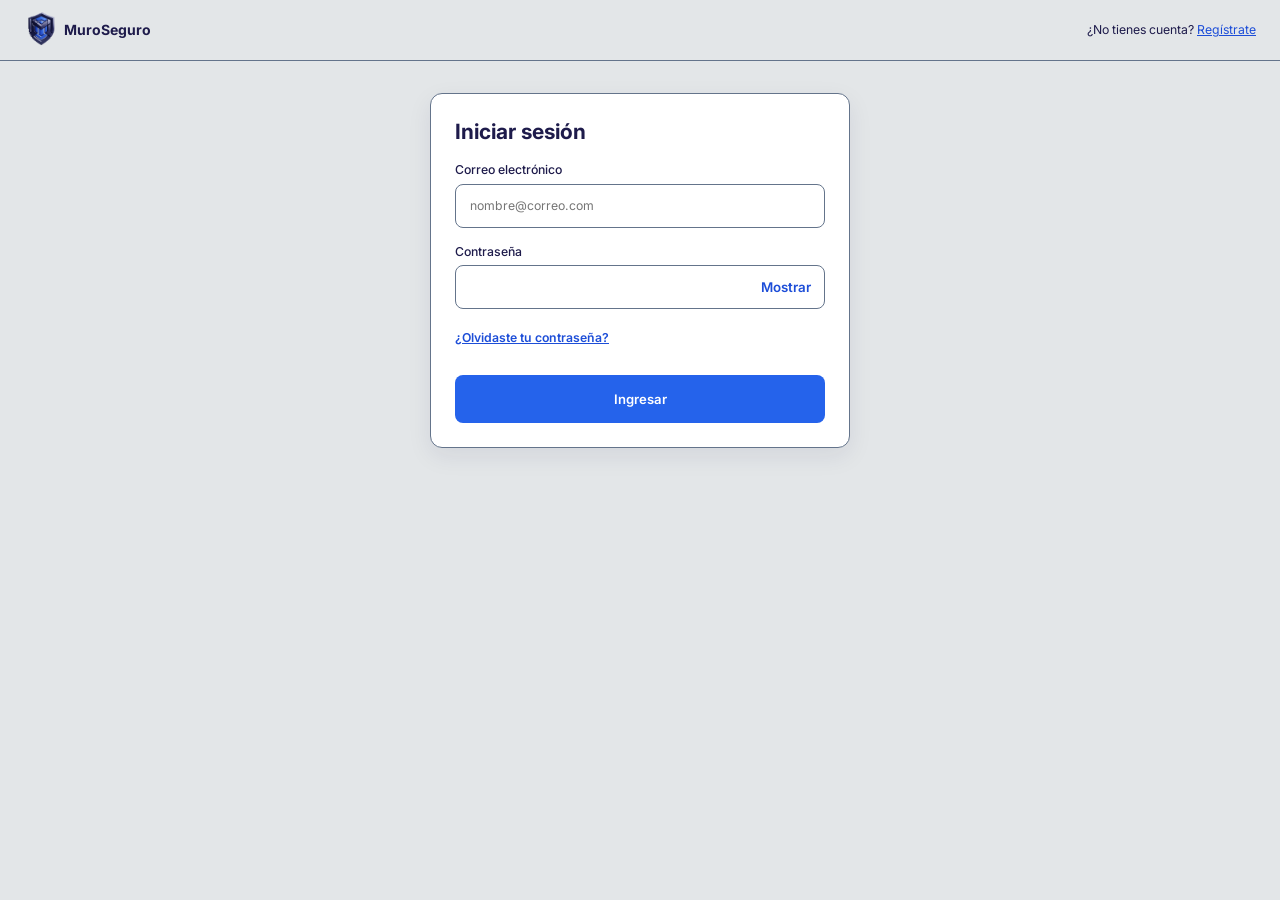
<file: pages/inicio.html>
<!DOCTYPE html>
<html lang="es">
<head>
  <meta charset="UTF-8">
  <meta name="viewport" content="width=device-width, initial-scale=1.0">
  <title>Inicio - MuroSeguro</title>
  <link rel="stylesheet" href="../css/styles.css">
  <link rel="stylesheet" href="../css/perfil.css">
  <link rel="stylesheet" href="../css/sidebar.css">
  <link rel="stylesheet" href="../css/asistente.css">
  <link rel="icon" type="image/x-icon" href="../favicon.ico">
  <style>
    .inicio-grid { display: grid; grid-template-columns: repeat(auto-fit, minmax(240px, 1fr)); gap: 16px; margin-top: 24px; }
    .inicio-grid .card { display: block; padding: 24px; text-decoration: none; color: inherit; }
    .inicio-grid .card h2 { margin-bottom: 8px; font-size: 1.125rem; }
    .inicio-grid .card:hover { box-shadow: 0 8px 24px rgba(30, 27, 75, 0.12); }
    /* Acceso principal: es el primer paso para casi todas las personas */
    .inicio-grid .card.card-principal { grid-column: 1 / -1; background: var(--color-accent); border-color: var(--color-accent); }
    .inicio-grid .card.card-principal h2,
    .inicio-grid .card.card-principal p { color: #FFFFFF; }
    .inicio-grid .card.card-principal h2 { font-size: 1.375rem; }
    .inicio-ayuda { margin-top: 24px; padding: 14px 16px; border: 1px dashed var(--border-neutral); border-radius: var(--radius-card); }
  </style>
</head>
<body>
<div class="app-layout">

  <aside class="ms-sb" aria-label="Menú lateral">
    <div class="ms-sb__brand">
      <div class="ms-sb__logo">
        <img src="../assets/images/logo-muroseguro.png" alt="Logo MuroSeguro">
      </div>
      <div class="ms-sb__brand-text">
        <span class="ms-sb__title">MuroSeguro</span>
        <span class="ms-sb__subtitle">Seguridad estructural ciudadana</span>
      </div>
    </div>

    <nav class="ms-sb__nav" aria-label="Menú principal">
      <a class="ms-sb__link" href="inicio.html" aria-current="page">
        <svg class="ms-sb__icon" viewBox="0 0 24 24" aria-hidden="true" focusable="false"><path d="M3 10.5 12 3l9 7.5"/><path d="M5 9.5V21h14V9.5"/><path d="M9 21v-6h6v6"/></svg>
        <span>Inicio</span>
      </a>
      <a class="ms-sb__link" href="evaluacion.html">
        <svg class="ms-sb__icon" viewBox="0 0 24 24" aria-hidden="true" focusable="false"><path d="M12 22s8-4 8-10V5l-8-3-8 3v7c0 6 8 10 8 10z"/><path d="m9 12 2 2 4-4"/></svg>
        <span>Evaluar</span>
      </a>
      <a class="ms-sb__link" href="resultados.html">
        <svg class="ms-sb__icon" viewBox="0 0 24 24" aria-hidden="true" focusable="false"><path d="M9 5H7a2 2 0 0 0-2 2v12a2 2 0 0 0 2 2h10a2 2 0 0 0 2-2V7a2 2 0 0 0-2-2h-2"/><rect width="6" height="4" x="9" y="3" rx="1"/><path d="m9 14 2 2 4-4"/></svg>
        <span>Resultados</span>
      </a>
      <a class="ms-sb__link" href="directorio.html">
        <svg class="ms-sb__icon" viewBox="0 0 24 24" aria-hidden="true" focusable="false"><path d="M16 21v-2a4 4 0 0 0-4-4H6a4 4 0 0 0-4 4v2"/><circle cx="9" cy="7" r="4"/><path d="M22 21v-2a4 4 0 0 0-3-3.87"/><path d="M16 3.13a4 4 0 0 1 0 7.75"/></svg>
        <span>Directorio</span>
      </a>
      <a class="ms-sb__link" href="recursos.html">
        <svg class="ms-sb__icon" viewBox="0 0 24 24" aria-hidden="true" focusable="false"><path d="M2 3h6a4 4 0 0 1 4 4v14a3 3 0 0 0-3-3H2z"/><path d="M22 3h-6a4 4 0 0 0-4 4v14a3 3 0 0 1 3-3h7z"/></svg>
        <span>Recursos</span>
      </a>
      <a class="ms-sb__link" href="perfil.html">
        <svg class="ms-sb__icon" viewBox="0 0 24 24" aria-hidden="true" focusable="false"><circle cx="12" cy="8" r="4"/><path d="M20 21a8 8 0 0 0-16 0"/></svg>
        <span>Perfil</span>
      </a>
    </nav>

    <div class="ms-sb__footer">
      <div class="ms-sb__user">
        <span class="ms-sb__avatar" data-usuario-iniciales aria-hidden="true">US</span>
        <span class="ms-sb__role" data-usuario-nombre>Usuario</span>
      </div>
      <a class="ms-sb__logout" href="index.html" data-cerrar-sesion>
        <svg class="ms-sb__icon" viewBox="0 0 24 24" aria-hidden="true" focusable="false"><path d="M9 21H5a2 2 0 0 1-2-2V5a2 2 0 0 1 2-2h4"/><polyline points="16 17 21 12 16 7"/><line x1="21" x2="9" y1="12" y2="12"/></svg>
        <span>Cerrar sesión</span>
      </a>
    </div>
  </aside>

  <main class="main-content">
    <header class="perfil-header">
      <h1>Bienvenido a MuroSeguro</h1>
      <p>Evalúa la seguridad sísmica de tu vivienda y toma decisiones informadas.</p>
    </header>

    <section class="inicio-grid" aria-label="Accesos rápidos">
      <a class="card card-principal" href="evaluacion.html">
        <h2>Evaluar mi vivienda</h2>
        <p>Empieza aquí: responde la encuesta para conocer las señales de riesgo visibles.</p>
      </a>
      <a class="card" href="resultados.html">
        <h2>Ver resultados</h2>
        <p>Consulta el diagnóstico referencial de tus evaluaciones.</p>
      </a>
      <a class="card" href="directorio.html">
        <h2>Directorio</h2>
        <p>Encuentra ingenieros civiles colegiados.</p>
      </a>
      <a class="card" href="recursos.html">
        <h2>Recursos</h2>
        <p>Aprende a reconocer grietas, humedad y otras señales.</p>
      </a>
      <a class="card" href="perfil.html">
        <h2>Mi perfil</h2>
        <p>Gestiona tus datos, viviendas y bitácora.</p>
      </a>
    </section>

    <p class="inicio-ayuda">¿No sabes por dónde empezar? Toca el botón <strong>¿Qué hago?</strong> y el asistente te lleva al lugar correcto.</p>

    <p class="caption" style="margin-top:24px">MuroSeguro es una herramienta de orientación. No certifica la seguridad de tu vivienda ni reemplaza la evaluación de un profesional.</p>
  </main>
</div>

<script src="../js/sesion.js"></script>
  <script src="../js/menu-movil.js"></script>
  <script src="../js/asistente.js"></script>
</body>
</html>
</file>
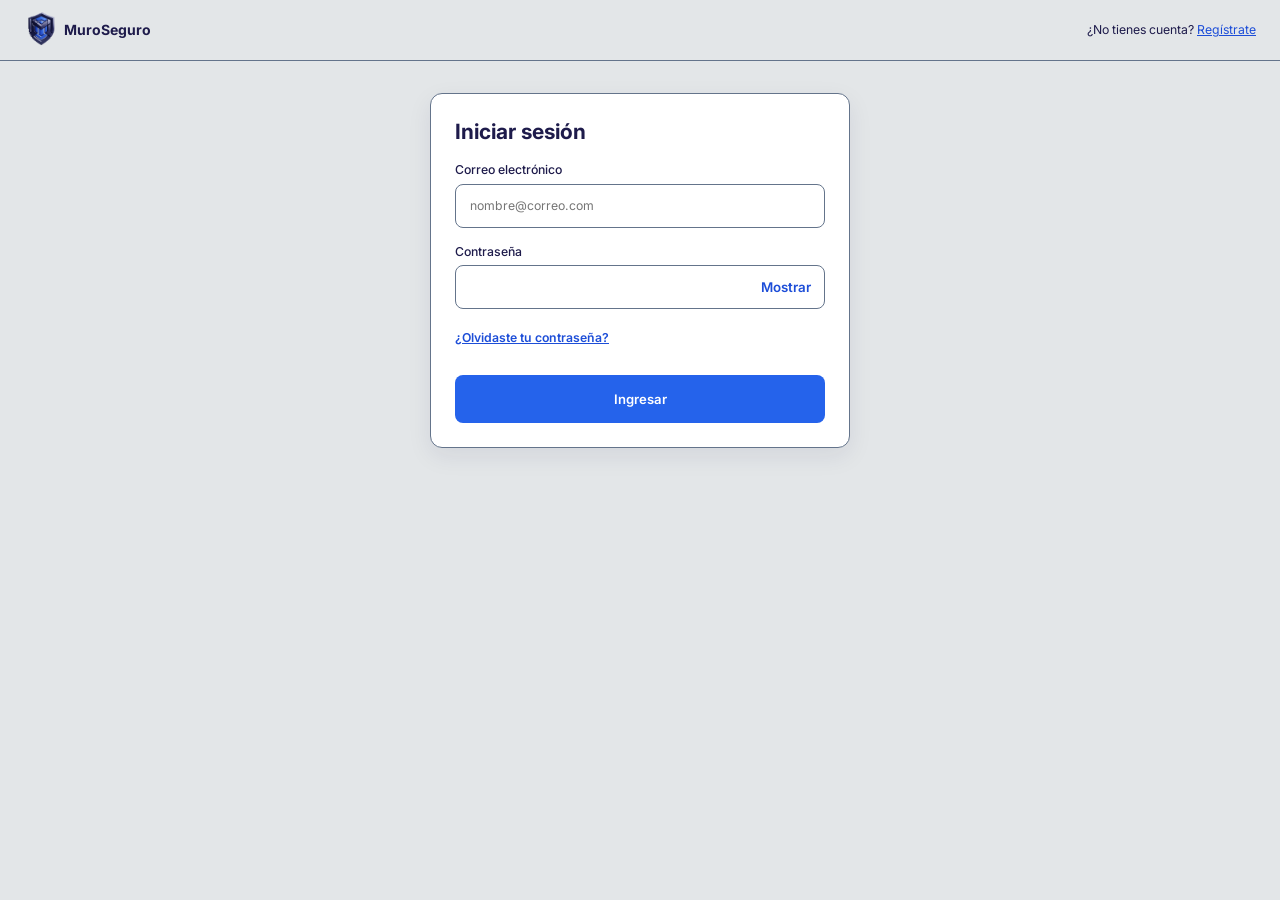
<file: pages/login.html>
<!DOCTYPE html>
<html lang="es">
<head>
  <meta charset="UTF-8">
  <meta name="viewport" content="width=device-width, initial-scale=1.0">
  <title>Iniciar sesión - MuroSeguro</title>
  <link rel="stylesheet" href="../css/styles.css">
  <link rel="stylesheet" href="../css/index.css">
  <link rel="icon" type="image/x-icon" href="../favicon.ico">
</head>
<body class="index">

  <header class="topbar">
    <a class="marca" href="index.html">
      <img src="../assets/images/logo-muroseguro.png" alt="" width="32" height="39">
      MuroSeguro
    </a>
    <p class="topbar-enlace">¿No tienes cuenta? <a href="index.html#registro">Regístrate</a></p>
  </header>

  <main class="centrado">
    <section class="card tarjeta" id="tarjeta-login" aria-labelledby="titulo-login">
      <h1 id="titulo-login">Iniciar sesión</h1>

      <p class="aviso aviso-ok" id="aviso-registro" role="status" hidden>Tu cuenta fue creada. Inicia sesión para continuar.</p>
      <p class="aviso aviso-error" id="login-error" role="alert" hidden></p>

      <form id="form-login" novalidate>
        <div class="form-group">
          <label class="form-label" for="correo">Correo electrónico</label>
          <input class="form-input" id="correo" type="email" autocomplete="email"
                 placeholder="nombre@correo.com" aria-describedby="correo-error">
          <p class="error-texto" id="correo-error" hidden></p>
        </div>

        <div class="form-group">
          <label class="form-label" for="clave">Contraseña</label>
          <div class="campo-clave">
            <input class="form-input" id="clave" type="password" autocomplete="current-password"
                   aria-describedby="clave-error">
            <button class="ver-clave" id="ver-clave" type="button"
                    aria-controls="clave" aria-pressed="false">Mostrar</button>
          </div>
          <p class="error-texto" id="clave-error" hidden></p>
          <button class="enlace-boton" id="abrir-olvido" type="button">¿Olvidaste tu contraseña?</button>
        </div>

        <button class="btn-primary" type="submit">Ingresar</button>
      </form>
    </section>

    <section class="card tarjeta" id="tarjeta-olvido" aria-labelledby="titulo-olvido" hidden>
      <h1 id="titulo-olvido">Recuperar contraseña</h1>
      <p class="caption" style="margin-bottom:16px">Escribe el correo de tu cuenta y elige una contraseña nueva.</p>
      <p class="aviso aviso-error" id="olvido-general" role="alert" hidden></p>

      <form id="form-olvido" novalidate>
        <div class="form-group">
          <label class="form-label" for="olvido-correo">Correo electrónico</label>
          <input class="form-input" id="olvido-correo" type="email" autocomplete="email"
                 placeholder="nombre@correo.com" aria-describedby="olvido-correo-error">
          <p class="error-texto" id="olvido-correo-error" hidden></p>
        </div>

        <div class="form-group">
          <label class="form-label" for="olvido-clave">Contraseña nueva</label>
          <input class="form-input" id="olvido-clave" type="password" autocomplete="new-password"
                 aria-describedby="olvido-clave-ayuda olvido-clave-error">
          <p class="caption" id="olvido-clave-ayuda">Mínimo 8 caracteres, con letras y números.</p>
          <p class="error-texto" id="olvido-clave-error" hidden></p>
        </div>

        <div class="form-group">
          <label class="form-label" for="olvido-clave2">Confirmar contraseña nueva</label>
          <input class="form-input" id="olvido-clave2" type="password" autocomplete="new-password"
                 aria-describedby="olvido-clave2-error">
          <p class="error-texto" id="olvido-clave2-error" hidden></p>
        </div>

        <button class="btn-primary" type="submit">Cambiar contraseña</button>
      </form>

      <p class="pie-tarjeta"><button class="enlace-boton" id="cerrar-olvido" type="button">← Volver a iniciar sesión</button></p>
    </section>
  </main>

  <script src="../js/index.js"></script>
</body>
</html>
</file>
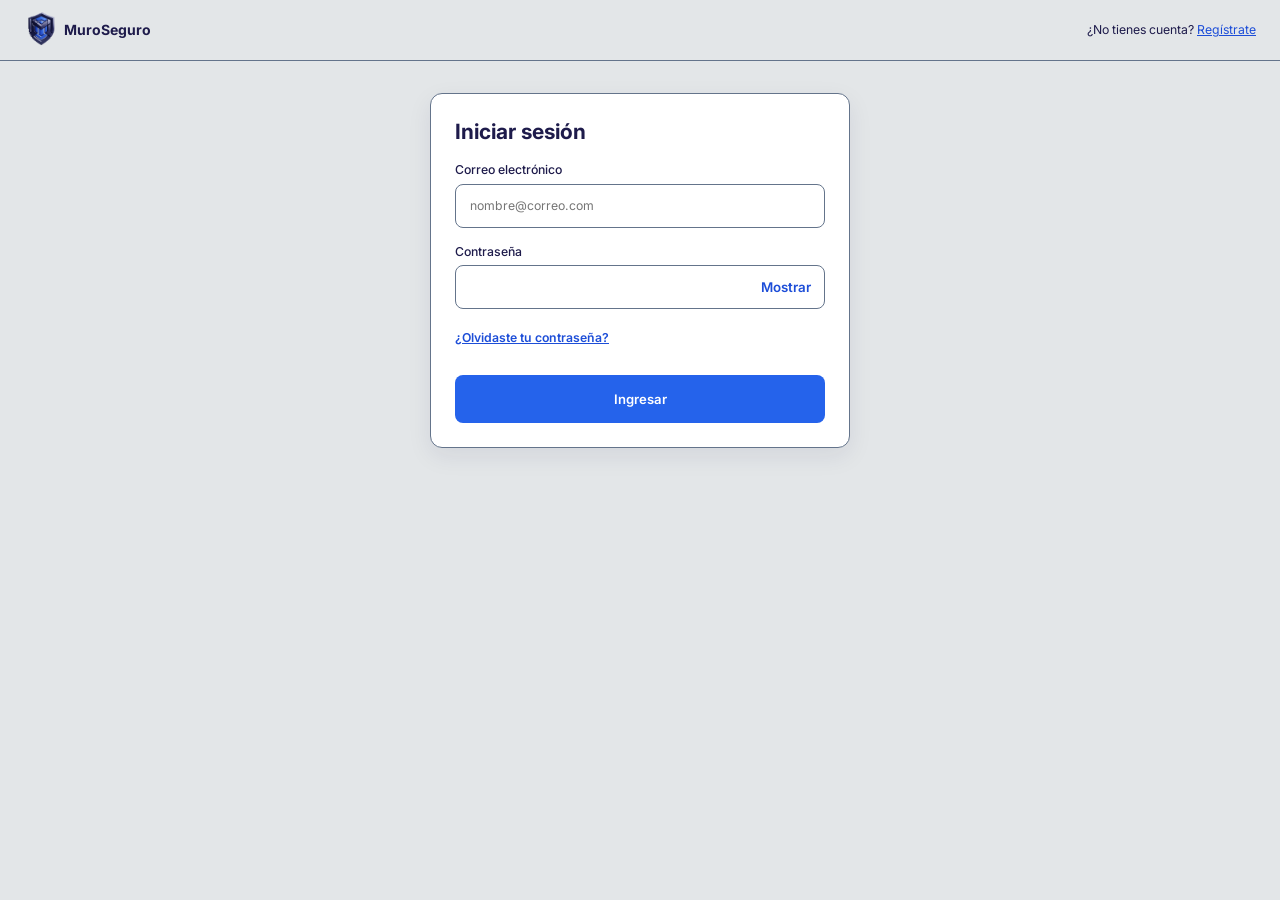
<file: pages/perfil.html>
<!DOCTYPE html>
<html lang="es">
<head>
  <meta charset="UTF-8">
  <meta name="viewport" content="width=device-width, initial-scale=1.0">
  <title>Perfil - MuroSeguro</title>
  <link rel="stylesheet" href="../css/styles.css">
  <link rel="stylesheet" href="../css/perfil.css">
  <link rel="stylesheet" href="../css/sidebar.css">
  <link rel="icon" type="image/x-icon" href="../favicon.ico">
</head>
<body>
<div class="app-layout">

  <aside class="ms-sb" aria-label="Menú lateral">
    <div class="ms-sb__brand">
      <div class="ms-sb__logo">
        <img src="../assets/images/logo-muroseguro.png" alt="Logo MuroSeguro">
      </div>
      <div class="ms-sb__brand-text">
        <span class="ms-sb__title">MuroSeguro</span>
        <span class="ms-sb__subtitle">Seguridad estructural ciudadana</span>
      </div>
    </div>

    <nav class="ms-sb__nav" aria-label="Menú principal">
      <a class="ms-sb__link" href="inicio.html">
        <svg class="ms-sb__icon" viewBox="0 0 24 24" aria-hidden="true" focusable="false"><path d="M3 10.5 12 3l9 7.5"/><path d="M5 9.5V21h14V9.5"/><path d="M9 21v-6h6v6"/></svg>
        <span>Inicio</span>
      </a>
      <a class="ms-sb__link" href="evaluacion.html">
        <svg class="ms-sb__icon" viewBox="0 0 24 24" aria-hidden="true" focusable="false"><path d="M12 22s8-4 8-10V5l-8-3-8 3v7c0 6 8 10 8 10z"/><path d="m9 12 2 2 4-4"/></svg>
        <span>Evaluar</span>
      </a>
      <a class="ms-sb__link" href="resultados.html">
        <svg class="ms-sb__icon" viewBox="0 0 24 24" aria-hidden="true" focusable="false"><path d="M9 5H7a2 2 0 0 0-2 2v12a2 2 0 0 0 2 2h10a2 2 0 0 0 2-2V7a2 2 0 0 0-2-2h-2"/><rect width="6" height="4" x="9" y="3" rx="1"/><path d="m9 14 2 2 4-4"/></svg>
        <span>Resultados</span>
      </a>
      <a class="ms-sb__link" href="directorio.html">
        <svg class="ms-sb__icon" viewBox="0 0 24 24" aria-hidden="true" focusable="false"><path d="M16 21v-2a4 4 0 0 0-4-4H6a4 4 0 0 0-4 4v2"/><circle cx="9" cy="7" r="4"/><path d="M22 21v-2a4 4 0 0 0-3-3.87"/><path d="M16 3.13a4 4 0 0 1 0 7.75"/></svg>
        <span>Directorio</span>
      </a>
      <a class="ms-sb__link" href="recursos.html">
        <svg class="ms-sb__icon" viewBox="0 0 24 24" aria-hidden="true" focusable="false"><path d="M2 3h6a4 4 0 0 1 4 4v14a3 3 0 0 0-3-3H2z"/><path d="M22 3h-6a4 4 0 0 0-4 4v14a3 3 0 0 1 3-3h7z"/></svg>
        <span>Recursos</span>
      </a>
      <a class="ms-sb__link" href="perfil.html" aria-current="page">
        <svg class="ms-sb__icon" viewBox="0 0 24 24" aria-hidden="true" focusable="false"><circle cx="12" cy="8" r="4"/><path d="M20 21a8 8 0 0 0-16 0"/></svg>
        <span>Perfil</span>
      </a>
    </nav>

    <div class="ms-sb__footer">
      <div class="ms-sb__user">
        <span class="ms-sb__avatar" data-usuario-iniciales aria-hidden="true">US</span>
        <span class="ms-sb__role" data-usuario-nombre>Usuario</span>
      </div>
      <a class="ms-sb__logout" href="index.html" data-cerrar-sesion>
        <svg class="ms-sb__icon" viewBox="0 0 24 24" aria-hidden="true" focusable="false"><path d="M9 21H5a2 2 0 0 1-2-2V5a2 2 0 0 1 2-2h4"/><polyline points="16 17 21 12 16 7"/><line x1="21" x2="9" y1="12" y2="12"/></svg>
        <span>Cerrar sesión</span>
      </a>
    </div>
  </aside>

  <main class="main-content">
    <header class="perfil-header">
      <h1>Hola<span id="saludo-nombre"></span></h1>
      <p>Bienvenido a tu panel de perfil.</p>
      <nav class="perfil-anchors" aria-label="Secciones del perfil">
        <a href="#perfil">Mi perfil</a>
        <a href="#viviendas">Mis viviendas</a>
        <a href="#checklist">Checklist</a>
        <a href="#bitacora">Bitácora</a>
        <a href="#soporte">Soporte</a>
      </nav>
    </header>

    <section id="perfil" class="perfil-section" aria-labelledby="t-perfil">
      <h2 id="t-perfil">Mi perfil</h2>
      <form id="form-perfil" class="card" novalidate>
        <h3>Tus datos</h3>
        <div class="form-group">
          <label class="form-label" for="p-nombres">Nombres</label>
          <input class="form-input" id="p-nombres" type="text" placeholder="Ingresa tus nombres" required>
        </div>
        <div class="form-group">
          <label class="form-label" for="p-apellidos">Apellidos</label>
          <input class="form-input" id="p-apellidos" type="text" placeholder="Ingresa tus apellidos" required>
        </div>
        <div class="form-group">
          <label class="form-label" for="p-telefono">Teléfono (máx. 9 dígitos)</label>
          <input class="form-input" id="p-telefono" type="tel" inputmode="numeric" maxlength="9" pattern="[0-9]{1,9}" placeholder="987654321" required>
        </div>
        <div class="btn-row">
          <button class="btn-primary" type="submit">Guardar perfil</button>
          <button class="btn-secondary" type="button" id="btn-cancelar-perfil" hidden>Cancelar</button>
        </div>
      </form>
      <div id="perfil-guardado" class="card" hidden>
        <span class="viv-badge">Perfil guardado</span>
        <h3>Tus datos</h3>
        <dl class="perfil-datos">
          <div class="perfil-dato"><dt>Nombres</dt><dd id="pg-nombres"></dd></div>
          <div class="perfil-dato"><dt>Apellidos</dt><dd id="pg-apellidos"></dd></div>
          <div class="perfil-dato"><dt>Teléfono</dt><dd id="pg-telefono"></dd></div>
        </dl>
        <button class="btn-primary" type="button" id="btn-editar-perfil">Editar perfil</button>
      </div>
    </section>

    <section id="viviendas" class="perfil-section" aria-labelledby="t-viv">
      <h2 id="t-viv">Mis viviendas registradas <small id="viv-total"></small></h2>
      <p id="viv-vacio" class="vacio">Aún no tienes viviendas registradas. Registra la primera para comenzar.</p>
      <ul id="lista-viviendas" class="viv-grid"></ul>
      <button class="btn-primary" id="btn-nueva-vivienda" type="button" aria-expanded="false" aria-controls="form-vivienda">+ Registrar nueva vivienda</button>

      <form id="form-vivienda" class="card" hidden novalidate>
        <h3>Ubicación del inmueble</h3>
        <div class="form-group">
          <label class="form-label" for="v-dep">Departamento</label>
          <select class="form-select" id="v-dep" required><option value="">Seleccionar departamento</option></select>
        </div>
        <div class="form-group">
          <label class="form-label" for="v-prov">Provincia</label>
          <select class="form-select" id="v-prov" required disabled><option value="">Seleccionar provincia</option></select>
        </div>
        <div class="form-group">
          <label class="form-label" for="v-dist">Distrito</label>
          <select class="form-select" id="v-dist" required disabled><option value="">Seleccionar distrito</option></select>
        </div>
        <fieldset class="radio-group" id="v-dt">
          <legend class="form-label">¿La construcción tuvo dirección técnica inicial?</legend>
          <label class="radio-option" for="v-si"><input type="radio" id="v-si" name="dt" value="Sí" required> Sí</label>
          <label class="radio-option" for="v-no"><input type="radio" id="v-no" name="dt" value="No"> No</label>
        </fieldset>
        <div class="btn-row">
          <button class="btn-primary" type="submit">Guardar inmueble</button>
          <button class="btn-secondary" type="button" id="btn-cancelar-viv">Cancelar</button>
        </div>
      </form>
    </section>

    <section id="checklist" class="perfil-section" aria-labelledby="t-check">
      <h2 id="t-check">Preparación pre-inspección</h2>
      <div class="card">
        <p>Completa los requisitos para agendar la visita técnica.</p>
        <label for="progreso" class="progress-label">
          Documentación: <strong id="progreso-texto">0% completado</strong>
        </label>
        <progress id="progreso" max="100" value="0">0%</progress>
        <ul class="check-list" id="check-list">
          <li class="check-item" data-obligatorio="false">
            <div class="check-fila">
              <label for="c1"><input type="checkbox" id="c1" value="c1"> <span>Planos de arquitectura</span></label>
              <span class="req-tag req-opcional">Opcional / Si cuentas con ellos</span>
            </div>
            <div class="check-adjunto">
              <button type="button" class="btn-secondary btn-adjuntar">Adjuntar (opcional)</button>
              <input type="file" id="f1" accept=".pdf,.png,.jpg,.jpeg" aria-label="Archivo de Planos de arquitectura" hidden>
              <span class="adjunto-info" hidden><span class="adjunto-check" aria-hidden="true">✓</span> <span class="adjunto-nombre"></span></span>
              <button type="button" class="btn-secondary btn-quitar" hidden>Quitar</button>
            </div>
          </li>
          <li class="check-item" data-obligatorio="false">
            <div class="check-fila">
              <label for="c2"><input type="checkbox" id="c2" value="c2"> <span>Planos de estructuras</span></label>
              <span class="req-tag req-opcional">Opcional / Si cuentas con ellos</span>
            </div>
            <div class="check-adjunto">
              <button type="button" class="btn-secondary btn-adjuntar">Adjuntar (opcional)</button>
              <input type="file" id="f2" accept=".pdf,.png,.jpg,.jpeg" aria-label="Archivo de Planos de estructuras" hidden>
              <span class="adjunto-info" hidden><span class="adjunto-check" aria-hidden="true">✓</span> <span class="adjunto-nombre"></span></span>
              <button type="button" class="btn-secondary btn-quitar" hidden>Quitar</button>
            </div>
          </li>
          <li class="check-item" data-obligatorio="true">
            <div class="check-fila">
              <label for="c3"><input type="checkbox" id="c3" value="c3"> <span>DNI del propietario</span></label>
              <span class="req-tag req-obligatorio">Obligatorio</span>
            </div>
            <div class="check-adjunto">
              <button type="button" class="btn-secondary btn-adjuntar">Adjuntar (opcional)</button>
              <input type="file" id="f3" accept=".pdf,.png,.jpg,.jpeg" aria-label="Archivo de DNI del propietario" hidden>
              <span class="adjunto-info" hidden><span class="adjunto-check" aria-hidden="true">✓</span> <span class="adjunto-nombre"></span></span>
              <button type="button" class="btn-secondary btn-quitar" hidden>Quitar</button>
            </div>
          </li>
          <li class="check-item" data-obligatorio="true">
            <div class="check-fila">
              <label for="c4"><input type="checkbox" id="c4" value="c4"> <span>Fotos históricas de la autoconstrucción</span></label>
              <span class="req-tag req-obligatorio">Obligatorio</span>
            </div>
            <div class="check-adjunto">
              <button type="button" class="btn-secondary btn-adjuntar">Adjuntar (opcional)</button>
              <input type="file" id="f4" accept=".pdf,.png,.jpg,.jpeg" aria-label="Archivo de Fotos históricas de la autoconstrucción" hidden>
              <span class="adjunto-info" hidden><span class="adjunto-check" aria-hidden="true">✓</span> <span class="adjunto-nombre"></span></span>
              <button type="button" class="btn-secondary btn-quitar" hidden>Quitar</button>
            </div>
          </li>
          <li class="check-item" data-obligatorio="false">
            <div class="check-fila">
              <label for="c5"><input type="checkbox" id="c5" value="c5"> <span>Permiso municipal o constancia de posesión</span></label>
              <span class="req-tag req-opcional">Opcional / Si cuentas con él</span>
            </div>
            <div class="check-adjunto">
              <button type="button" class="btn-secondary btn-adjuntar">Adjuntar (opcional)</button>
              <input type="file" id="f5" accept=".pdf,.png,.jpg,.jpeg" aria-label="Archivo de Permiso municipal o constancia de posesión" hidden>
              <span class="adjunto-info" hidden><span class="adjunto-check" aria-hidden="true">✓</span> <span class="adjunto-nombre"></span></span>
              <button type="button" class="btn-secondary btn-quitar" hidden>Quitar</button>
            </div>
          </li>
        </ul>
        <p id="check-ayuda" class="check-ayuda" aria-live="polite"></p>
        <button class="btn-primary" type="button" id="btn-confirmar" disabled>Confirmar preparación</button>
        <div id="check-exito" class="check-exito" role="status" hidden>
          <p><strong>¡Preparación confirmada!</strong> <span id="check-exito-texto"></span></p>
          <a class="btn-primary" id="check-exito-enlace" href="directorio.html">Ir al Directorio de Ingenieros</a>
        </div>
      </div>
    </section>

    <section id="bitacora" class="perfil-section" aria-labelledby="t-bit">
      <h2 id="t-bit">Bitácora histórica del inmueble</h2>
      <p class="aviso" role="note"><strong>Nota:</strong> el registro en esta bitácora es de carácter informativo y no valida la calidad de las obras realizadas en el pasado.</p>
      <form id="form-bitacora" class="card" novalidate>
        <div class="form-group">
          <label class="form-label" for="b-anio">Año</label>
          <input class="form-input" id="b-anio" type="number" min="1900" max="2100" placeholder="Ej. 2018" required>
        </div>
        <div class="form-group">
          <label class="form-label" for="b-desc">Descripción</label>
          <textarea class="form-textarea" id="b-desc" rows="3" placeholder="Ej. Ampliación a 2do piso" required></textarea>
        </div>
        <button class="btn-primary" type="submit">Añadir nuevo hito</button>
      </form>
      <p id="tl-vacio" class="vacio">Aún no hay hitos en la bitácora. Añade el primero con el formulario.</p>
      <ol class="timeline" id="timeline" aria-label="Línea de tiempo de la vivienda"></ol>
    </section>

    <section id="soporte" class="perfil-section" aria-labelledby="t-sop">
      <h2 id="t-sop">¿No encontraste respuesta? Escríbenos</h2>
      <form id="form-soporte" class="card" novalidate>
        <p class="req-nota">* Campos obligatorios</p>
        <div class="form-group">
          <label class="form-label" for="s-nombres">Nombres *</label>
          <input class="form-input" id="s-nombres" type="text" placeholder="Ingresa tus nombres" required>
        </div>
        <div class="form-group">
          <label class="form-label" for="s-correo">Correo electrónico *</label>
          <input class="form-input" id="s-correo" type="email" placeholder="nombre@ejemplo.com" required>
        </div>
        <div class="form-group">
          <label class="form-label" for="s-celular">Celular *</label>
          <input class="form-input" id="s-celular" type="tel" inputmode="numeric" maxlength="9" pattern="[0-9]{9}" placeholder="987654321" required>
        </div>
        <div class="form-group">
          <label class="form-label" for="s-mensaje">Mensaje *</label>
          <textarea class="form-textarea" id="s-mensaje" rows="4" placeholder="Describe tu consulta con el mayor detalle posible." required></textarea>
        </div>
        <p class="aviso" role="note"><strong>Aviso importante:</strong> este canal no brinda diagnósticos estructurales a distancia. Si sospechas un daño crítico, contacta a un profesional local.</p>
        <button class="btn-primary" type="submit">Enviar mensaje</button>
      </form>
    </section>
  </main>
</div>

<dialog id="dlg-eliminar" class="dlg" aria-labelledby="dlg-titulo" aria-describedby="dlg-texto">
  <div class="dlg-cabecera">
    <svg class="dlg-icono" viewBox="0 0 24 24" width="22" height="22" fill="none" stroke="currentColor" stroke-width="2" stroke-linecap="round" stroke-linejoin="round" aria-hidden="true" focusable="false"><path d="M3 6h18"/><path d="M8 6V4a1 1 0 0 1 1-1h6a1 1 0 0 1 1 1v2"/><path d="M19 6l-1 14a2 2 0 0 1-2 2H8a2 2 0 0 1-2-2L5 6"/><path d="M10 11v6"/><path d="M14 11v6"/></svg>
    <h2 id="dlg-titulo">Eliminar vivienda</h2>
    <button type="button" class="dlg-cerrar" id="dlg-x" aria-label="Cerrar">&times;</button>
  </div>
  <p id="dlg-texto"></p>
  <div class="btn-row">
    <button type="button" class="btn-secondary" id="dlg-cancelar">Cancelar</button>
    <button type="button" class="btn-primary" id="dlg-confirmar">Sí, eliminar</button>
  </div>
</dialog>

<div id="toast" class="toast" role="status" aria-live="polite"></div>

<script src="../js/sesion.js"></script>
<script src="../js/perfil.js"></script>
</body>
</html>
</file>
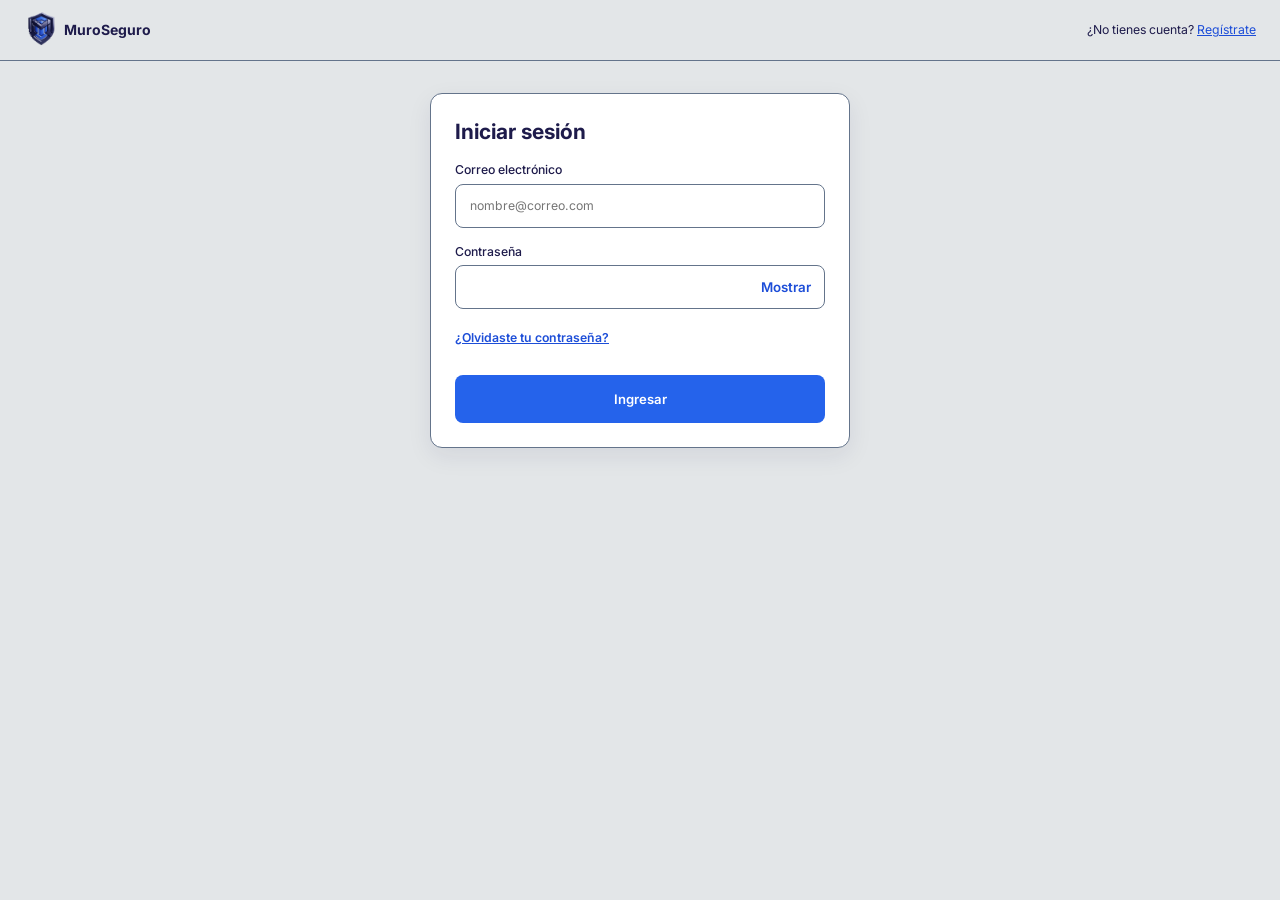
<file: pages/recursos.html>
<!DOCTYPE html>
<html lang="es">
<head>
  <meta charset="UTF-8">
  <meta name="viewport" content="width=device-width, initial-scale=1.0">
  <title>Recursos - MuroSeguro</title>
  <link rel="stylesheet" href="../css/styles.css">
  <link rel="stylesheet" href="../css/recursos.css">
  <link rel="stylesheet" href="../css/sidebar.css">
  <link rel="icon" type="image/x-icon" href="../favicon.ico">
</head>
<body>
  <div class="app-layout">

    <aside class="ms-sb" aria-label="Menú lateral">
      <div class="ms-sb__brand">
        <div class="ms-sb__logo">
          <img src="../assets/images/logo-muroseguro.png" alt="Logo MuroSeguro">
        </div>
        <div class="ms-sb__brand-text">
          <span class="ms-sb__title">MuroSeguro</span>
          <span class="ms-sb__subtitle">Seguridad estructural ciudadana</span>
        </div>
      </div>

      <nav class="ms-sb__nav" aria-label="Menú principal">
        <a class="ms-sb__link" href="inicio.html">
          <svg class="ms-sb__icon" viewBox="0 0 24 24" aria-hidden="true" focusable="false"><path d="M3 10.5 12 3l9 7.5"/><path d="M5 9.5V21h14V9.5"/><path d="M9 21v-6h6v6"/></svg>
          <span>Inicio</span>
        </a>
        <a class="ms-sb__link" href="evaluacion.html">
          <svg class="ms-sb__icon" viewBox="0 0 24 24" aria-hidden="true" focusable="false"><path d="M12 22s8-4 8-10V5l-8-3-8 3v7c0 6 8 10 8 10z"/><path d="m9 12 2 2 4-4"/></svg>
          <span>Evaluar</span>
        </a>
        <a class="ms-sb__link" href="resultados.html">
          <svg class="ms-sb__icon" viewBox="0 0 24 24" aria-hidden="true" focusable="false"><path d="M9 5H7a2 2 0 0 0-2 2v12a2 2 0 0 0 2 2h10a2 2 0 0 0 2-2V7a2 2 0 0 0-2-2h-2"/><rect width="6" height="4" x="9" y="3" rx="1"/><path d="m9 14 2 2 4-4"/></svg>
          <span>Resultados</span>
        </a>
        <a class="ms-sb__link" href="directorio.html">
          <svg class="ms-sb__icon" viewBox="0 0 24 24" aria-hidden="true" focusable="false"><path d="M16 21v-2a4 4 0 0 0-4-4H6a4 4 0 0 0-4 4v2"/><circle cx="9" cy="7" r="4"/><path d="M22 21v-2a4 4 0 0 0-3-3.87"/><path d="M16 3.13a4 4 0 0 1 0 7.75"/></svg>
          <span>Directorio</span>
        </a>
        <a class="ms-sb__link" href="recursos.html" aria-current="page">
          <svg class="ms-sb__icon" viewBox="0 0 24 24" aria-hidden="true" focusable="false"><path d="M2 3h6a4 4 0 0 1 4 4v14a3 3 0 0 0-3-3H2z"/><path d="M22 3h-6a4 4 0 0 0-4 4v14a3 3 0 0 1 3-3h7z"/></svg>
          <span>Recursos</span>
        </a>
        <a class="ms-sb__link" href="perfil.html">
          <svg class="ms-sb__icon" viewBox="0 0 24 24" aria-hidden="true" focusable="false"><circle cx="12" cy="8" r="4"/><path d="M20 21a8 8 0 0 0-16 0"/></svg>
          <span>Perfil</span>
        </a>
      </nav>

      <div class="ms-sb__footer">
        <div class="ms-sb__user">
          <span class="ms-sb__avatar" data-usuario-iniciales aria-hidden="true">US</span>
          <span class="ms-sb__role" data-usuario-nombre>Usuario</span>
        </div>
        <a class="ms-sb__logout" href="index.html" data-cerrar-sesion>
          <svg class="ms-sb__icon" viewBox="0 0 24 24" aria-hidden="true" focusable="false"><path d="M9 21H5a2 2 0 0 1-2-2V5a2 2 0 0 1 2-2h4"/><polyline points="16 17 21 12 16 7"/><line x1="21" x2="9" y1="12" y2="12"/></svg>
          <span>Cerrar sesión</span>
        </a>
      </div>
    </aside>

    <main class="main-content">

      <nav class="pestanas" aria-label="Secciones">
        <a href="#recursos" class="pestana activa" aria-current="page">Centro de Recursos</a>
        <a href="#foro" class="pestana">Foro Comunitario</a>
      </nav>

      <div class="recursos-layout" id="recursos">

        <div>
          <div class="buscador">
            <label for="buscador-glosario" class="solo-lector">Buscar término técnico o infografía</label>
            <svg class="icono" viewBox="0 0 24 24" aria-hidden="true"><circle cx="11" cy="11" r="7"/><path d="M20 20l-4-4"/></svg>
            <input type="text" id="buscador-glosario" class="form-input search-bar" placeholder="Buscar término técnico o infografía..." aria-describedby="ayuda-buscador">
          </div>

          <p class="ayuda-buscador" id="ayuda-buscador">Escribe un término, por ejemplo "cangrejera", y presiona Enter para ver su ficha visual.</p>

          <div class="grilla-recursos" id="lista-recursos"></div>

          <p class="mensaje-vacio oculto" id="recursos-vacio" role="status">
            No hay infografías ni videos con ese nombre.
          </p>
        </div>

        <div class="columna-derecha">

          <section class="card panel" aria-labelledby="titulo-glosario">
            <h2 class="panel-titulo" id="titulo-glosario">Glosario Sísmico</h2>
            <p class="glosario-contador" id="glosario-contador" aria-live="polite"></p>

            <dl class="glosario" id="lista-glosario"></dl>

            <p class="mensaje-vacio oculto" id="glosario-vacio" role="status">
              No se encontró el término. Intente con otra palabra.
            </p>

            <p class="aviso">Conocer estos términos no otorga facultades para certificar una estructura.</p>
          </section>

          <section class="card panel" id="foro" aria-labelledby="titulo-foro">
            <div class="panel-cabecera">
              <h2 class="panel-titulo" id="titulo-foro">Foro Comunitario</h2>
              <button type="button" class="btn-primary btn-nuevo-tema" id="btn-nuevo-tema">+ Nuevo tema</button>
            </div>
            <ul class="foro-lista">
              <li><strong>¿Cómo reparar una fisura leve en tabique?</strong><span>Ana G. · 12 respuestas</span></li>
              <li><strong>¿Qué es un refuerzo de muro con varillas?</strong><span>Carlos M. · 5 respuestas</span></li>
              <li><strong>Simulacro de evacuación en edificios altos</strong><span>MuroSeguro Staff · 24 respuestas</span></li>
            </ul>
            <p class="foro-mensaje" id="foro-mensaje" role="status"></p>
          </section>
        </div>
      </div>

      <div class="visor oculto" id="visor">
        <div class="visor-caja">
          <button type="button" class="visor-cerrar" id="btn-cerrar-visor" aria-label="Cerrar">X</button>
          <h3 class="h3" id="visor-titulo"></h3>

          <img src="" alt="" id="visor-imagen" class="visor-imagen">

          <video controls id="visor-video" class="visor-video oculto">
            <source src="" type="video/mp4" id="visor-video-fuente">
            <track kind="subtitles" src="" srclang="es" label="Español" id="visor-subtitulos">
            Su navegador no puede reproducir este video.
          </video>

          <p class="aviso" id="visor-aviso"></p>
        </div>
      </div>

      <div class="visor oculto" id="ficha">
        <div class="visor-caja ficha-caja" role="dialog" aria-modal="true" aria-labelledby="ficha-titulo">
          <button type="button" class="visor-cerrar" id="btn-cerrar-ficha" aria-label="Cerrar ficha">X</button>
          <p class="caption etiqueta-seccion">GLOSARIO SÍSMICO</p>
          <h3 class="h3" id="ficha-titulo"></h3>

          <div class="ficha-cuerpo">
            <div class="ficha-texto">
              <h4 class="ficha-subtitulo">En palabras simples</h4>
              <p class="ficha-sencillo" id="ficha-sencillo"></p>
              <h4 class="ficha-subtitulo">Definición técnica</h4>
              <p class="ficha-definicion" id="ficha-definicion"></p>
            </div>

            <div class="ficha-diagrama">
              <h4 class="ficha-subtitulo">Compara</h4>
              <div class="ficha-opciones" role="group" aria-label="Cambiar el diagrama">
                <button type="button" class="opcion activo" id="ficha-opcion-a" aria-pressed="true"></button>
                <button type="button" class="opcion" id="ficha-opcion-b" aria-pressed="false"></button>
              </div>
              <div class="ficha-svg" id="ficha-svg" role="img" aria-label=""></div>
              <p class="ficha-explica" id="ficha-explica" aria-live="polite"></p>
            </div>
          </div>

          <div class="ficha-caso" id="ficha-caso-bloque">
            <h4 class="ficha-subtitulo">Ejemplo real</h4>
            <div id="ficha-caso"></div>
          </div>

          <p class="aviso">Conocer estos términos no otorga facultades para certificar una estructura.</p>
        </div>
      </div>

      <section class="recursos-seccion" id="casos">
        <p class="caption etiqueta-seccion">CENTRO DE RECURSOS</p>
        <h2 class="h2">Casos de Estudio</h2>
        <p class="text-support">Galería de intervenciones en viviendas · Contenido ilustrativo</p>

        <div class="tags">
          <button type="button" class="tag activo" data-tag="Todos">Todos</button>
          <button type="button" class="tag" data-tag="Ampliación">Ampliación</button>
          <button type="button" class="tag" data-tag="Cimentación">Cimentación</button>
          <button type="button" class="tag" data-tag="Cangrejera">Cangrejera</button>
        </div>

        <div class="grid-3" id="grilla-casos"></div>

        <p class="mensaje-vacio oculto" id="casos-vacio" role="status">
          Aún no hay casos documentados para esta etiqueta.
        </p>
      </section>

    </main>
  </div>

  <script src="../js/sesion.js"></script>
  <script src="../js/recursos.js"></script>
</body>
</html>
</file>
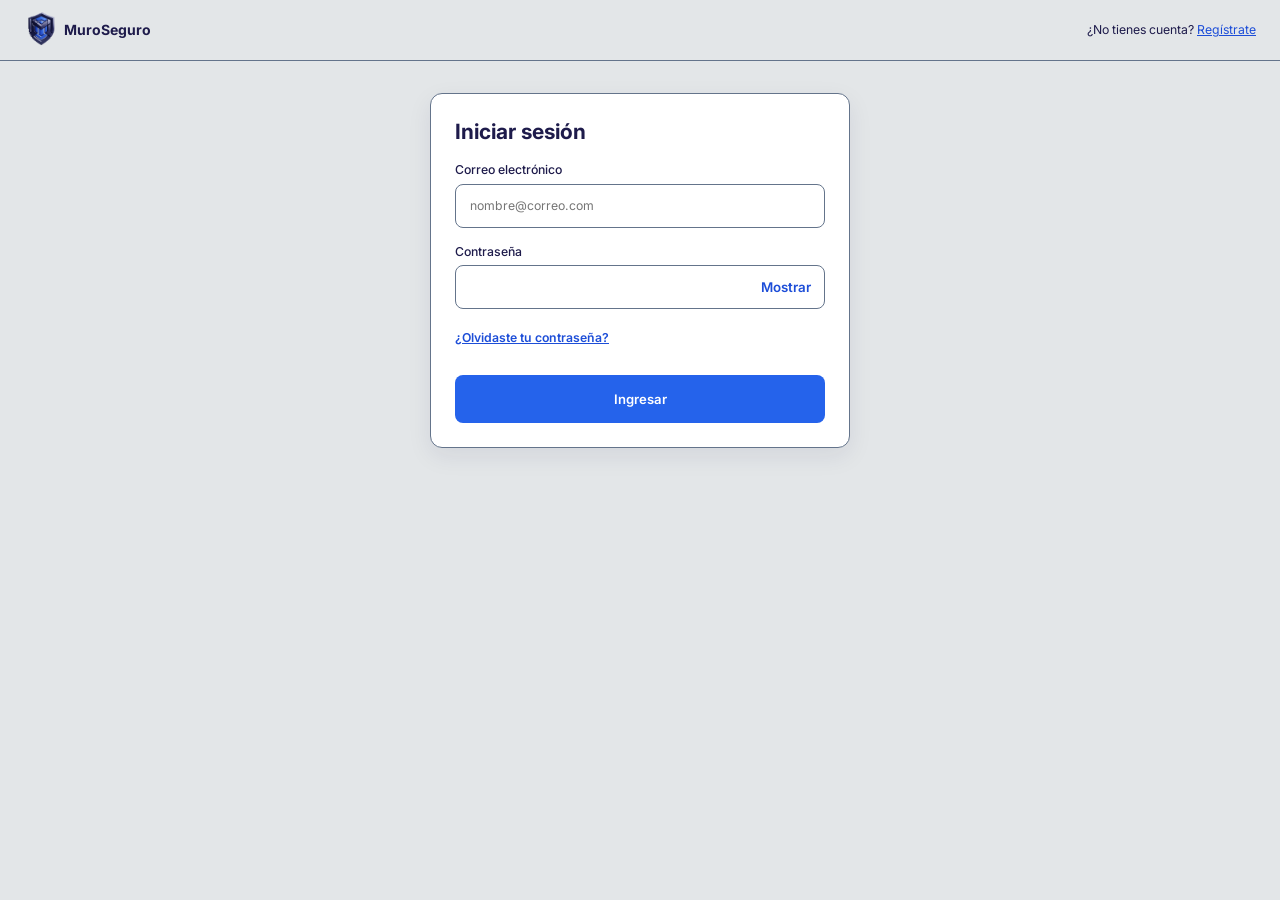
<file: pages/resultados.html>
<!DOCTYPE html>
<html lang="es">
<head>
  <meta charset="UTF-8">
  <meta name="viewport" content="width=device-width, initial-scale=1.0">
  <title>Resultados - MuroSeguro</title>
  <link rel="stylesheet" href="../css/styles.css">
  <link rel="icon" type="image/x-icon" href="../favicon.ico">
  <link rel="stylesheet" href="../css/resultados.css">
  <link rel="stylesheet" href="../css/sidebar.css">
  <link rel="stylesheet" href="../css/asistente.css">
</head>
<body>
  <div class="app-layout">

    <aside class="ms-sb" aria-label="Menú lateral">
    <div class="ms-sb__brand">
      <div class="ms-sb__logo">
        <img src="../assets/images/logo-muroseguro.png" alt="Logo MuroSeguro">
      </div>
      <div class="ms-sb__brand-text">
        <span class="ms-sb__title">MuroSeguro</span>
        <span class="ms-sb__subtitle">Seguridad estructural ciudadana</span>
      </div>
    </div>

    <nav class="ms-sb__nav" aria-label="Menú principal">
      <a class="ms-sb__link" href="inicio.html">
        <svg class="ms-sb__icon" viewBox="0 0 24 24" aria-hidden="true" focusable="false"><path d="M3 10.5 12 3l9 7.5"/><path d="M5 9.5V21h14V9.5"/><path d="M9 21v-6h6v6"/></svg>
        <span>Inicio</span>
      </a>
      <a class="ms-sb__link" href="evaluacion.html">
        <svg class="ms-sb__icon" viewBox="0 0 24 24" aria-hidden="true" focusable="false"><path d="M12 22s8-4 8-10V5l-8-3-8 3v7c0 6 8 10 8 10z"/><path d="m9 12 2 2 4-4"/></svg>
        <span>Evaluar</span>
      </a>
      <a class="ms-sb__link" href="resultados.html" aria-current="page">
        <svg class="ms-sb__icon" viewBox="0 0 24 24" aria-hidden="true" focusable="false"><path d="M9 5H7a2 2 0 0 0-2 2v12a2 2 0 0 0 2 2h10a2 2 0 0 0 2-2V7a2 2 0 0 0-2-2h-2"/><rect width="6" height="4" x="9" y="3" rx="1"/><path d="m9 14 2 2 4-4"/></svg>
        <span>Resultados</span>
      </a>
      <a class="ms-sb__link" href="directorio.html">
        <svg class="ms-sb__icon" viewBox="0 0 24 24" aria-hidden="true" focusable="false"><path d="M16 21v-2a4 4 0 0 0-4-4H6a4 4 0 0 0-4 4v2"/><circle cx="9" cy="7" r="4"/><path d="M22 21v-2a4 4 0 0 0-3-3.87"/><path d="M16 3.13a4 4 0 0 1 0 7.75"/></svg>
        <span>Directorio</span>
      </a>
      <a class="ms-sb__link" href="recursos.html">
        <svg class="ms-sb__icon" viewBox="0 0 24 24" aria-hidden="true" focusable="false"><path d="M2 3h6a4 4 0 0 1 4 4v14a3 3 0 0 0-3-3H2z"/><path d="M22 3h-6a4 4 0 0 0-4 4v14a3 3 0 0 1 3-3h7z"/></svg>
        <span>Recursos</span>
      </a>
      <a class="ms-sb__link" href="perfil.html">
        <svg class="ms-sb__icon" viewBox="0 0 24 24" aria-hidden="true" focusable="false"><circle cx="12" cy="8" r="4"/><path d="M20 21a8 8 0 0 0-16 0"/></svg>
        <span>Perfil</span>
      </a>
    </nav>

    <div class="ms-sb__footer">
      <div class="ms-sb__user">
        <span class="ms-sb__avatar" data-usuario-iniciales aria-hidden="true">US</span>
        <span class="ms-sb__role" data-usuario-nombre>Usuario</span>
      </div>
      <a class="ms-sb__logout" href="index.html" data-cerrar-sesion>
        <svg class="ms-sb__icon" viewBox="0 0 24 24" aria-hidden="true" focusable="false"><path d="M9 21H5a2 2 0 0 1-2-2V5a2 2 0 0 1 2-2h4"/><polyline points="16 17 21 12 16 7"/><line x1="21" x2="9" y1="12" y2="12"/></svg>
        <span>Cerrar sesión</span>
      </a>
    </div>
  </aside>

    <main class="main-content resultados" id="contenido">

      <!-- HU-014 CA03: cabecera obligatoria, visible solo al imprimir -->
      <div class="print-header" role="note">
        Documento referencial, requiere validación técnica en campo
      </div>

      <header class="res-header">
        <h1 id="titulo-pagina" tabindex="-1">Resultados del diagnóstico</h1>
        <p class="res-subtitulo" id="res-subtitulo">Revisando tu evaluación…</p>
      </header>

      <!-- Sin evaluación completa: se muestra este aviso en lugar de un resultado -->
      <section class="card res-vacio" id="estado-vacio" aria-labelledby="vacio-titulo" hidden>
        <h2 id="vacio-titulo" class="res-h2">Aún no tienes resultados</h2>
        <p id="vacio-texto">Completa la evaluación de tu vivienda para ver tu semáforo de riesgo.</p>
        <a class="btn-primary" id="vacio-boton" href="evaluacion.html">Ir a Evaluar</a>
      </section>

      <!-- Se muestra solo después de aceptar el modal (HU-012 CA03) -->
      <div id="panel-resultados" hidden>

        <!-- HU-012: Semáforo + HU-013: Dashboard -->
        <section class="card res-semaforo" id="card-semaforo" aria-labelledby="h-semaforo">
          <h2 id="h-semaforo" class="res-h2">Semáforo de riesgo</h2>

          <div class="res-semaforo-cuerpo">
            <div class="semaforo" role="img" id="semaforo-visual" aria-label="Semáforo de riesgo">
              <span class="lampara lampara-rojo" data-lampara="rojo"></span>
              <span class="lampara lampara-amarillo" data-lampara="amarillo"></span>
              <span class="lampara lampara-verde" data-lampara="verde"></span>
            </div>

            <div class="res-semaforo-texto">
              <p class="res-etiqueta">Nivel de riesgo identificado</p>
              <p class="res-nivel" id="res-nivel">—</p>
              <p class="res-desc" id="res-desc"></p>
            </div>
          </div>

          <!-- HU-013 CA01: barra de progreso CSS -->
          <div class="res-barra-bloque">
            <div class="res-barra-info">
              <span id="barra-label">Puntaje de vulnerabilidad</span>
              <strong id="barra-valor">0 pts</strong>
            </div>
            <div class="barra" role="progressbar" aria-labelledby="barra-label"
                 aria-valuemin="0" aria-valuemax="100" aria-valuenow="0" id="barra">
              <div class="barra-relleno" id="barra-relleno"></div>
            </div>
            <div class="barra-escala" aria-hidden="true">
              <span>Bajo</span><span>Medio</span><span>Alto</span>
            </div>
          </div>

          <!-- HU-013 CA03: texto estático obligatorio -->
          <p class="res-aviso" id="res-aviso">
            Este sistema no evalúa la resistencia interna de los materiales. Busque a un especialista.
          </p>
        </section>

        <!-- HU-013 CA02: se inyecta solo cuando el semáforo es Rojo -->
        <div id="slot-urgente"></div>

        <div class="grid-3 res-stats">
          <div class="card res-stat">
            <p class="res-etiqueta">Puntaje total</p>
            <p class="res-stat-valor" id="stat-puntaje">0</p>
          </div>
          <div class="card res-stat">
            <p class="res-etiqueta">Factores detectados</p>
            <p class="res-stat-valor" id="stat-factores">0</p>
          </div>
          <div class="card res-stat">
            <p class="res-etiqueta">Nivel</p>
            <p class="res-stat-valor" id="stat-nivel">—</p>
          </div>
        </div>

        <section class="card" id="card-recomendaciones" aria-labelledby="h-reco">
          <h2 id="h-reco" class="res-h2">Qué debo hacer</h2>
          <ul class="res-lista" id="lista-recomendaciones"></ul>
        </section>

        <section class="card" aria-labelledby="h-factores">
          <h2 id="h-factores" class="res-h2">Factores considerados</h2>
          <ul class="res-factores" id="lista-factores"></ul>
        </section>

        <!-- Recomendaciones personalizadas: según los factores detectados -->
        <section class="card" id="card-personalizadas" aria-labelledby="h-personalizadas" hidden>
          <h2 id="h-personalizadas" class="res-h2">Recomendaciones para tu caso</h2>
          <p class="res-nota">Según lo que marcaste en tu evaluación, esto es lo que más conviene revisar primero.</p>
          <ol class="rec-lista" id="rec-lista"></ol>
        </section>

        <!-- Evidencias fotográficas subidas en el Paso 4 -->
        <section class="card" id="card-evidencias" aria-labelledby="h-evidencias" hidden>
          <h2 id="h-evidencias" class="res-h2">Evidencias fotográficas</h2>
          <p class="res-nota" id="evidencias-meta" hidden></p>
          <div class="res-evidencias-grid" id="lista-evidencias"></div>
        </section>

        <!-- HU-014 y HU-029: acciones -->
        <section class="card no-print" aria-labelledby="h-acciones">
          <h2 id="h-acciones" class="res-h2">Compartir tu reporte</h2>
          <div class="res-acciones">
            <button type="button" class="btn-primary" id="btn-descargar">
              Descargar Reporte
            </button>
            <button type="button" class="btn-secondary" id="btn-copiar">
              <svg class="icono-copiar" width="18" height="18" viewBox="0 0 24 24" fill="none"
                   stroke="currentColor" stroke-width="2" stroke-linecap="round"
                   stroke-linejoin="round" aria-hidden="true" focusable="false">
                <rect x="9" y="9" width="11" height="11" rx="2"></rect>
                <path d="M5 15V6a2 2 0 0 1 2-2h9"></path>
              </svg>
              <span id="btn-copiar-texto">Copiar Enlace</span>
            </button>
          </div>
          <p class="res-nota" id="copiar-estado" role="status" aria-live="polite"></p>
        </section>

        <!-- Historial de evaluaciones (se muestra si hay 2 o más) -->
        <section class="card no-print" id="card-historial" aria-labelledby="h-historial" hidden>
          <h2 id="h-historial" class="res-h2">Historial de evaluaciones</h2>
          <p class="res-nota">Elige una evaluación para ver su detalle.</p>
          <ul class="hist-lista" id="hist-lista"></ul>
        </section>

      </div>

      <!-- HU-024: Mapa SVG (distritos de Lima). No depende de la evaluación personal -->
      <section class="card no-print" id="card-mapa" aria-labelledby="h-mapa">
        <h2 id="h-mapa" class="res-h2">Vulnerabilidad zonal · Lima</h2>
        <p class="res-nota">Mapa esquemático con datos de prueba ilustrativos. Selecciona un distrito en el mapa o en la lista.</p>

        <div class="form-group">
          <label class="form-label" for="select-distrito">Buscar distrito</label>
          <select class="form-select" id="select-distrito">
            <option value="">Selecciona un distrito…</option>
          </select>
        </div>

        <div class="mapa-contenedor">
          <svg class="mapa-svg" viewBox="0 0 400 320" role="group"
               aria-labelledby="h-mapa" id="mapa-svg">
            <path class="zona" data-id="comas" tabindex="0" role="button"
                  d="M20,60 L130,20 L150,110 L60,150 Z"></path>
            <path class="zona" data-id="rimac" tabindex="0" role="button"
                  d="M130,20 L250,30 L260,120 L150,110 Z"></path>
            <path class="zona" data-id="san-juan-de-lurigancho" tabindex="0" role="button"
                  d="M250,30 L370,70 L350,160 L260,120 Z"></path>
            <path class="zona" data-id="lima-cercado" tabindex="0" role="button"
                  d="M60,150 L150,110 L130,220 L30,240 Z"></path>
            <path class="zona" data-id="miraflores" tabindex="0" role="button"
                  d="M150,110 L260,120 L240,230 L130,220 Z"></path>
            <path class="zona" data-id="ate" tabindex="0" role="button"
                  d="M260,120 L350,160 L330,250 L240,230 Z"></path>
            <path class="zona" data-id="villa-el-salvador" tabindex="0" role="button"
                  d="M30,240 L130,220 L170,290 L60,295 Z"></path>
            <path class="zona" data-id="san-juan-de-miraflores" tabindex="0" role="button"
                  d="M130,220 L240,230 L260,300 L170,290 Z"></path>
            <path class="zona" data-id="villa-maria-del-triunfo" tabindex="0" role="button"
                  d="M240,230 L330,250 L370,285 L260,300 Z"></path>

            <g class="mapa-etiquetas" aria-hidden="true">
              <text x="88" y="90">Comas</text>
              <text x="200" y="72">Rímac</text>
              <text x="308" y="92"><tspan x="308">San Juan de</tspan><tspan x="308" dy="14">Lurigancho</tspan></text>
              <text x="92" y="178"><tspan x="92">Lima</tspan><tspan x="92" dy="14">(Cercado)</tspan></text>
              <text x="195" y="172">Miraflores</text>
              <text x="295" y="192">Ate</text>
              <text x="97" y="258"><tspan x="97">Villa El</tspan><tspan x="97" dy="14">Salvador</tspan></text>
              <text x="200" y="256"><tspan x="200">San Juan de</tspan><tspan x="200" dy="14">Miraflores</tspan></text>
              <text x="305" y="262"><tspan x="305">Villa María</tspan><tspan x="305" dy="14">del Triunfo</tspan></text>
            </g>
          </svg>
        </div>

        <div class="mapa-info" id="mapa-info" role="status" aria-live="polite">
          <p>Selecciona una zona para ver sus datos de riesgo.</p>
        </div>

        <ul class="mapa-leyenda" aria-label="Leyenda del mapa">
          <li><span class="punto punto-verde"></span> Riesgo bajo</li>
          <li><span class="punto punto-amarillo"></span> Riesgo medio</li>
          <li><span class="punto punto-rojo"></span> Riesgo alto</li>
        </ul>
        <!-- HU-024 CA03 -->
        <p class="res-aviso">
          Los colores representan estadísticas zonales y no certifican el estado individual de ninguna vivienda.
        </p>
      </section>

    </main>
  </div>

  <!-- HU-012 CA03: modal obligatorio de aceptación de límites -->
  <dialog class="modal-limites" id="modal-limites"
          aria-labelledby="modal-titulo" aria-describedby="modal-desc">
    <h2 id="modal-titulo">Aceptación de límites de diagnóstico</h2>
    <p id="modal-desc">
      El resultado que verás es solo <strong>orientativo</strong>. No certifica la seguridad
      estructural de tu vivienda ni reemplaza la evaluación presencial de un ingeniero civil colegiado.
    </p>
    <div class="modal-check">
      <input type="checkbox" id="acepto-limites">
      <label for="acepto-limites">
        Comprendo que este diagnóstico es referencial y no certifica la seguridad estructural.
      </label>
    </div>
    <div class="modal-acciones">
      <a class="btn-secondary" href="evaluacion.html">Volver a evaluar</a>
      <button type="button" class="btn-primary" id="btn-aceptar" disabled>Aceptar y ver resultado</button>
    </div>
  </dialog>

  <script src="../js/sesion.js"></script>
  <script src="../js/menu-movil.js"></script>
  <script src="../js/asistente.js"></script>
  <script src="../js/resultados.js"></script>
</body>
</html>
</file>
<file: css/styles.css>
/* ==========================================================================
   MUROSEGURO - HOJA DE ESTILOS BASE (styles.css)
   ========================================================================== */

@import url('https://fonts.googleapis.com/css2?family=Inter:wght@400;500;600;700&display=swap');

:root {
  /* Paleta de Colores (Regla 60-30-10) */
  --bg-dominant: #E3E6E8;       /* 60% Gris Neutro Claro - Fondos */
  --color-secondary: #1E1B4B;   /* 30% Azul Índigo Profundo - Textos, Sidebar, Títulos */
  --color-accent: #2563EB;      /* 10% Celeste Eléctrico - Botones CTA, Activos */
  --color-accent-hover: #1D4ED8;

  /* Colores de Soporte y Estados */
  --bg-white: #FFFFFF;
  --text-body-alt: #4B5563;
  --text-muted: #6B7280;
  --border-neutral: #CBD5E1;
  --color-error: #DC2626;
  --color-success: #16A34A;
  --color-warning: #D97706;

  /* Tipografía */
  --font-main: 'Inter', -apple-system, BlinkMacSystemFont, sans-serif;

  /* Espaciados y Bordes */
  --radius-btn: 8px;
  --radius-card: 12px;
  --touch-target: 44px;
}

/* ==========================================================================
   RESET Y PREVENCIÓN DE SCROLL HORIZONTAL
   ========================================================================== */
*, *::before, *::after {
  box-sizing: border-box;
  margin: 0;
  padding: 0;
}

html, body {
  max-width: 100%;
  overflow-x: hidden; /* Evita desbordamiento horizontal en móvil */
  font-family: var(--font-main);
  background-color: var(--bg-dominant);
  color: var(--color-secondary);
  font-size: 14px;
  line-height: 1.42; /* 20px aprox */
  -webkit-font-smoothing: antialiased;
}

img, svg, video {
  max-width: 100%;
  height: auto;
  display: block;
}

/* ==========================================================================
   ESCALA TIPOGRÁFICA
   ========================================================================== */
h1, .h1 {
  font-size: 1.5rem;      /* 24px */
  font-weight: 700;       /* Bold */
  line-height: 1.33;      /* 32px */
  color: var(--color-secondary);
}

h2, .h2 {
  font-size: 1.125rem;    /* 18px */
  font-weight: 600;       /* SemiBold */
  line-height: 1.44;      /* 26px */
  color: var(--color-secondary);
}

h3, .h3 {
  font-size: 1rem;        /* 16px */
  font-weight: 500;       /* Medium */
  line-height: 1.5;       /* 24px */
  color: var(--color-secondary);
}

p, .body-text {
  font-size: 0.875rem;    /* 14px */
  font-weight: 400;       /* Regular */
  line-height: 1.42;      /* 20px */
  color: var(--text-body-alt);
}

.caption, .text-support {
  font-size: 0.75rem;     /* 12px */
  font-weight: 400;       /* Regular */
  line-height: 1.33;      /* 16px */
  color: var(--text-muted);
}

/* ==========================================================================
   ACCESIBILIDAD: FOCO DE TECLADO Y ÁREAS TÁCTILES
   ========================================================================== */
a:focus-visible,
button:focus-visible,
input:focus-visible,
select:focus-visible,
textarea:focus-visible {
  outline: 3px solid var(--color-accent);
  outline-offset: 2px;
}

.icon-btn {
  min-width: var(--touch-target);
  min-height: var(--touch-target);
  display: inline-flex;
  align-items: center;
  justify-content: center;
  background: transparent;
  border: none;
  cursor: pointer;
  color: var(--color-secondary);
}

.icon-24 { width: 24px; height: 24px; }
.icon-20 { width: 20px; height: 20px; }

/* ==========================================================================
   COMPONENTES UI 
   ========================================================================== */

/* Botón Primario (CTA) */
.btn-primary {
  display: inline-flex;
  align-items: center;
  justify-content: center;
  gap: 8px;
  min-height: 44px;
  padding: 0 20px;
  background-color: var(--color-accent);
  color: var(--bg-white);
  font-family: var(--font-main);
  font-size: 0.9375rem; /* 15px (rango 14-16px) */
  font-weight: 600;
  border: none;
  border-radius: var(--radius-btn);
  cursor: pointer;
  text-decoration: none;
  transition: background-color 0.2s ease, transform 0.1s ease;
}

.btn-primary:hover { background-color: var(--color-accent-hover); }
.btn-primary:active { transform: scale(0.98); }
.btn-primary:disabled {
  background-color: var(--border-neutral);
  color: var(--text-muted);
  cursor: not-allowed;
}

/* Botón Secundario / Outline */
.btn-secondary {
  display: inline-flex;
  align-items: center;
  justify-content: center;
  gap: 8px;
  min-height: 44px;
  padding: 0 20px;
  background-color: transparent;
  color: var(--color-secondary);
  font-family: var(--font-main);
  font-size: 0.875rem;
  font-weight: 600;
  border: 1.5px solid var(--color-secondary);
  border-radius: var(--radius-btn);
  cursor: pointer;
  text-decoration: none;
  transition: background-color 0.2s ease;
}

.btn-secondary:hover { background-color: rgba(30, 27, 75, 0.08); }

/* Formularios e Inputs */
.form-group {
  display: flex;
  flex-direction: column;
  gap: 6px;
  margin-bottom: 16px;
}

.form-label {
  font-size: 0.875rem;    /* 14px */
  font-weight: 500;       /* Medium */
  line-height: 1.28;      /* 18px */
  color: var(--color-secondary);
}

.form-input, .form-select, .form-textarea {
  width: 100%;
  min-height: 44px;
  padding: 10px 14px;
  background-color: var(--bg-white);
  border: 1px solid var(--border-neutral);
  border-radius: var(--radius-btn);
  font-family: var(--font-main);
  font-size: 0.875rem;
  color: var(--color-secondary);
  transition: border-color 0.2s ease;
}

.form-input:focus, .form-select:focus, .form-textarea:focus {
  border-color: var(--color-accent);
  outline: none;
  box-shadow: 0 0 0 3px rgba(37, 99, 235, 0.15);
}

.form-input.is-error {
  border-color: var(--color-error);
}

/* Barra de Búsqueda (Search Bar) */
.search-bar {
  display: flex;
  align-items: center;
  gap: 10px;
  min-height: 44px;
  padding: 0 14px;
  background-color: var(--bg-dominant);
  border: 1px solid var(--border-neutral);
  border-radius: var(--radius-btn);
  color: var(--color-secondary);
}

.search-bar input {
  width: 100%;
  border: none;
  background: transparent;
  font-family: var(--font-main);
  font-size: 0.875rem;
  color: var(--color-secondary);
  outline: none;
}

/* Tarjeta de Contenido (Card) */
.card {
  background-color: var(--bg-white);
  border: 1px solid var(--border-neutral);
  border-radius: var(--radius-card);
  padding: 16px;
  color: var(--color-secondary);
  box-shadow: 0 1px 3px rgba(0, 0, 0, 0.05);
}

/* Selector de Opción (Radio) */
.radio-option {
  display: flex;
  align-items: center;
  gap: 10px;
  min-height: 44px;
  cursor: pointer;
}

.radio-option input[type="radio"] {
  accent-color: var(--color-accent);
  width: 18px;
  height: 18px;
}

/* ==========================================================================
   LAYOUT BASE RESPONSIVE (Desktop 2 columnas -> Móvil 1 columna)
   ========================================================================== */
.app-layout {
  display: flex;
  min-height: 100vh;
}

.sidebar {
  width: 260px;
  background-color: var(--color-secondary);
  color: var(--bg-white);
  padding: 24px 16px;
  display: flex;
  flex-direction: column;
  gap: 12px;
  flex-shrink: 0;
}

.main-content {
  flex: 1;
  padding: 32px;
  width: 100%;
  min-width: 0; /* Clave para evitar desbordamiento en Flexbox */
}

/* Grilla responsiva para Directorio y Casos de Estudio */
.grid-3 {
  display: grid;
  grid-template-columns: repeat(3, 1fr);
  gap: 20px;
}

/* Breakpoint Tablet y Móvil (< 768px) */
@media (max-width: 768px) {
  .app-layout {
    flex-direction: column;
  }

  .sidebar {
    width: 100%;
    padding: 16px;
  }

  .main-content {
    padding: 16px;
  }

  .grid-3 {
    grid-template-columns: 1fr;
  }
}

/* Reglas para exportación limpia a PDF (HU-014) */
@media print {
  .sidebar, .no-print {
    display: none !important;
  }
  .main-content {
    padding: 0;
  }
}


.logo-container {
  display: flex;
  align-items: center;
  gap: 10px;
  margin-bottom: 8px;
}

.logo-container img {
  width: 46px;
  height: 46px;
  padding: 5px;
  object-fit: contain;
  background-color: var(--bg-white);
  border-radius: 10px;
  flex-shrink: 0;
}

.sidebar nav {
  display: flex;
  flex-direction: column;
  gap: 10px;
}

.sidebar nav a {
  display: flex;
  align-items: center;
  min-height: 48px;
  padding: 10px 14px;
  background-color: var(--bg-white);
  color: var(--color-secondary);
  border-radius: var(--radius-btn);
  font-size: 0.9375rem;
  font-weight: 600;
  text-decoration: none;
  transition: background-color 0.15s ease;
}

.sidebar nav a:hover { background-color: var(--bg-dominant); }

/* Página actual */
.sidebar nav a[aria-current="page"],
.sidebar nav a.active,
.sidebar nav a.activo {
  background-color: var(--color-accent);
  color: var(--bg-white);
}

/* ==========================================================================
   MODO OSCURO / LUMINOSO GLOBAL (Botón flotante en todas las secciones)
   ========================================================================== */
.ms-theme-fab {
  position: fixed;
  right: 1.25rem;
  bottom: 1.25rem;
  z-index: 90;
  display: inline-flex;
  align-items: center;
  gap: 0.5rem;
  min-width: 44px;
  min-height: 44px;
  padding: 0.625rem 1rem;
  font-family: var(--font-main);
  font-size: 0.8125rem;
  font-weight: 700;
  color: #FFFFFF;
  background: #1E1B4B;
  border: 2px solid #FFFFFF;
  border-radius: 999px;
  box-shadow: 0 4px 14px rgba(15, 23, 42, 0.28);
  cursor: pointer;
  transition: transform 0.15s ease, background-color 0.2s ease, color 0.2s ease;
}

.ms-theme-fab:hover {
  transform: translateY(-2px);
}

.ms-theme-fab:focus-visible {
  outline: 3px solid var(--color-accent);
  outline-offset: 3px;
}

.ms-theme-fab__icon {
  width: 18px;
  height: 18px;
  fill: none;
  stroke: currentColor;
  stroke-width: 2;
  stroke-linecap: round;
  stroke-linejoin: round;
}

.ms-theme-fab__sun { display: none; }
.ms-theme-fab__moon { display: block; }

body.ms-dark .ms-theme-fab {
  color: #0F172A;
  background: #F8FAFC;
  border-color: #3B82F6;
}

body.ms-dark .ms-theme-fab__sun { display: block; }
body.ms-dark .ms-theme-fab__moon { display: none; }

/* --- Paleta oscura accesible (WCAG AA) para toda la app --- */
body.ms-dark {
  --bg-dominant: #0F172A;
  --bg-white: #1E293B;
  --color-secondary: #F1F5F9;
  --color-accent: #3B82F6;
  --color-accent-hover: #2563EB;
  --border-neutral: #334155;
  --text-body-alt: #CBD5E1;
  --text-muted: #94A3B8;
  --color-error: #F87171;
  --color-warning: #FBBF24;
  --color-success: #22C55E;
  background-color: var(--bg-dominant);
  color: var(--color-secondary);
}

/* Mantiene texto e íconos blancos en botones y elementos seleccionados */
body.ms-dark .btn-primary:not(:disabled),
body.ms-dark .tag.activo,
body.ms-dark .toast,
body.ms-dark .eval-sr:checked + .p2-option,
body.ms-dark .p3-tirador,
body.ms-dark .p4-ok-icon,
body.ms-dark .eval-sr:checked + .eval-option .eval-radio,
body.ms-dark .eval-sr:checked + label .eval-check {
  color: #FFFFFF;
}

body.ms-dark .btn-primary:disabled {
  color: #94A3B8;
  background-color: #334155;
  border-color: #334155;
}

/* Inputs, selects y textareas legibles en modo oscuro */
body.ms-dark .form-input,
body.ms-dark .form-select,
body.ms-dark .form-textarea {
  background-color: #0F172A;
  color: #F1F5F9;
  border-color: #475569;
}

body.ms-dark .form-input::placeholder,
body.ms-dark .form-textarea::placeholder {
  color: #94A3B8;
}

/* Menú lateral unificado (.ms-sb) en modo oscuro */
body.ms-dark .ms-sb {
  background: #0B1120;
  border-right: 1px solid #1E293B;
}

body.ms-dark .ms-sb__footer {
  background: #0B1120;
}

body.ms-dark .ms-sb__title {
  color: #F8FAFC;
}

body.ms-dark .ms-sb__subtitle,
body.ms-dark .ms-sb__role {
  color: #94A3B8;
}

body.ms-dark .ms-sb__logo,
body.ms-dark .ms-sb__avatar {
  background: #F8FAFC;
  color: #0F172A;
}

body.ms-dark .ms-sb .ms-sb__link,
body.ms-dark .ms-sb .ms-sb__logout {
  background: #1E293B;
  color: #F1F5F9;
}

body.ms-dark .ms-sb .ms-sb__link .ms-sb__icon,
body.ms-dark .ms-sb .ms-sb__logout .ms-sb__icon {
  color: #CBD5E1;
}

body.ms-dark .ms-sb .ms-sb__link[aria-current="page"] {
  background: #2563EB;
  color: #FFFFFF;
}

body.ms-dark .ms-sb .ms-sb__link[aria-current="page"] .ms-sb__icon {
  color: #FFFFFF;
}

/* Ajustes para colores fijos de Directorio en modo oscuro */
body.ms-dark .header-sub,
body.ms-dark .faq-sub,
body.ms-dark .ing-meta,
body.ms-dark .faq-panel {
  color: #CBD5E1;
}

body.ms-dark .badge-orientacion {
  background-color: rgba(59, 130, 246, 0.16);
  border-color: #3B82F6;
  color: #93C5FD;
}

body.ms-dark .aviso-legal {
  background-color: rgba(251, 191, 36, 0.12);
  border-color: #92400E;
  color: #FEF3C7;
}

body.ms-dark .panel-cercanos,
body.ms-dark .ing-cip,
body.ms-dark .faq-panel,
body.ms-dark .faq-trigger:hover {
  background-color: #0F172A;
}

body.ms-dark .faq-panel,
body.ms-dark .paginacion-bar {
  border-top-color: #334155;
}

body.ms-dark .ing-foto {
  border-color: #334155;
}

@media (max-width: 560px) {
  .ms-theme-fab {
    right: 0.875rem;
    bottom: 0.875rem;
    padding: 0.5rem 0.75rem;
  }
}

@media (prefers-reduced-motion: reduce) {
  .ms-theme-fab { transition: none !important; }
}

@media print {
  .ms-theme-fab { display: none !important; }
}


/* ==========================================================================
   CONFIRMAR CIERRE DE SESIÓN (js/sesion.js)
   ========================================================================== */
.ms-confirmar {
  position: fixed;
  inset: 0;
  z-index: 200;
  display: grid;
  place-items: center;
  padding: 1rem;
  background: rgba(15, 23, 42, 0.6);
}

.ms-confirmar__caja {
  width: 100%;
  max-width: 400px;
  padding: 1.5rem;
  background: var(--bg-white);
  color: var(--color-secondary);
  border: 1px solid var(--border-neutral);
  border-radius: 16px;
  box-shadow: 0 16px 40px rgba(15, 23, 42, 0.35);
}

.ms-confirmar__caja h2 { margin-bottom: 0.5rem; }
.ms-confirmar__caja p { margin-bottom: 1.25rem; }

.ms-confirmar__botones {
  display: flex;
  flex-wrap: wrap;
  justify-content: flex-end;
  gap: 0.75rem;
}

.ms-confirmar__botones .btn-primary,
.ms-confirmar__botones .btn-secondary { flex: 1 1 140px; }

@media print {
  .ms-confirmar { display: none !important; }
}
</file>
<file: css/index.css>
.index {
  --border-neutral: #64748B;
  --text-muted: #4B5563;
}
.index a { color: #1D4ED8; }
.index a.btn-primary { color: #FFFFFF; }
.index .marca { color: var(--color-secondary); }
.index .btn-primary, .index .btn-secondary { text-decoration: none; }
.index .btn-secondary { color: var(--color-secondary); }


.topbar {
  position: relative;
  display: flex;
  align-items: center;
  justify-content: space-between;
  gap: 16px;
  padding: 8px 24px;
  border-bottom: 1px solid var(--border-neutral);
}
.marca {
  display: inline-flex;
  align-items: center;
  gap: 8px;
  min-height: var(--touch-target);
  font-size: 1rem;
  font-weight: 700;
  color: var(--color-secondary);
  text-decoration: none;
}
.menu { display: flex; align-items: center; gap: 8px; }
.menu a:not(.btn-secondary) {
  display: inline-flex;
  align-items: center;
  min-height: var(--touch-target);
  padding: 0 12px;
  color: var(--color-secondary);
  font-weight: 500;
  text-decoration: none;
}
#boton-menu { display: none; font-size: 1.5rem; }
.topbar-enlace { color: var(--color-secondary); }


.etiqueta {
  display: inline-block;
  padding: 2px 10px;
  border: 1px solid #BFDBFE;
  border-radius: 999px;
  background: #EFF6FF;
  color: var(--color-secondary);
  font-size: 0.75rem;
  font-weight: 600;
}

.tarjeta { padding: 24px; box-shadow: 0 8px 24px rgba(30, 27, 75, 0.08); }
.tarjeta h1, .tarjeta h2 { margin-bottom: 16px; }
.tarjeta .btn-primary { width: 100%; min-height: 48px; }
.pie-tarjeta { margin-top: 16px; text-align: center; }

.centrado {
  display: grid;
  place-items: center;
  padding: 32px 16px;
}
.centrado .tarjeta { width: 100%; max-width: 420px; }

.check {
  display: flex;
  align-items: flex-start;
  gap: 12px;
  padding: 8px;
  border: 1px solid transparent;
  border-radius: var(--radius-btn);
  cursor: pointer;
}
.check input { width: 22px; height: 22px; margin-top: 2px; accent-color: var(--color-accent); }
.check.is-error { border-color: var(--color-error); background: #FEF2F2; }

.error-texto { color: #B91C1C; font-weight: 500; }
.form-input.is-error { border-width: 2px; }


.btn-primary[aria-disabled="true"] {
  background-color: var(--border-neutral);
  color: #fff;
  cursor: not-allowed;
}
.btn-primary[aria-disabled="true"]:hover { background-color: var(--border-neutral); }

.campo-clave { position: relative; }
.campo-clave .form-input { padding-right: 90px; }
.ver-clave {
  position: absolute;
  top: 0;
  right: 0;
  min-height: var(--touch-target);
  padding: 0 14px;
  border: none;
  background: transparent;
  color: #1D4ED8;
  font-family: var(--font-main);
  font-weight: 600;
  cursor: pointer;
}

.aviso { margin-bottom: 16px; padding: 10px 12px; border-radius: var(--radius-btn); font-weight: 500; }
.aviso-ok { background: #F0FDF4; border: 1px solid #166534; color: #166534; }
.aviso-error { background: #FEF2F2; border: 1px solid #B91C1C; color: #B91C1C; }

@media (max-width: 768px) {
  .topbar { padding: 8px 16px; }

  #boton-menu { display: inline-flex; }
  .menu {
    display: none;
    position: absolute;
    top: 100%;
    left: 0;
    right: 0;
    z-index: 10;
    flex-direction: column;
    align-items: stretch;
    padding: 8px 16px 16px;
    background: var(--bg-white);
    border-bottom: 1px solid var(--border-neutral);
    box-shadow: 0 8px 16px rgba(30, 27, 75, 0.12);
  }
  .menu.abierto { display: flex; }
}


/* ==========================================================================
   PANTALLA DE ENTRADA (antes de iniciar sesión)
   ========================================================================== */
html { scroll-behavior: smooth; }
@media (prefers-reduced-motion: reduce) { html { scroll-behavior: auto; } }

.index section[id] { scroll-margin-top: 16px; }

/* --- Bienvenida --- */
.hero {
  display: grid;
  grid-template-columns: minmax(0, 1.15fr) minmax(0, 0.85fr);
  gap: 48px;
  align-items: center;
  max-width: 1100px;
  margin: 0 auto;
  padding: 56px 24px 48px;
}
.hero h1 { font-size: 2.5rem; line-height: 1.15; margin: 14px 0 16px; letter-spacing: -0.01em; }
.hero h1 .resalta { color: var(--color-accent); }
.hero-lead { font-size: 1.0625rem; line-height: 1.55; max-width: 52ch; margin-bottom: 24px; }

.hero-acciones { display: flex; flex-wrap: wrap; gap: 12px; }
.btn-grande { min-height: 52px; padding: 0 28px; font-size: 1rem; }
.index .btn-grande.btn-secondary { font-size: 1rem; }

.hero-puntos {
  display: flex;
  flex-wrap: wrap;
  gap: 8px 20px;
  margin-top: 20px;
  list-style: none;
}
.hero-puntos li {
  position: relative;
  padding-left: 22px;
  font-size: 0.875rem;
  font-weight: 500;
  color: var(--color-secondary);
}
.hero-puntos li::before {
  content: "";
  position: absolute;
  left: 0;
  top: 3px;
  width: 14px;
  height: 14px;
  border-radius: 50%;
  background: var(--color-success) url("data:image/svg+xml,%3Csvg xmlns='http://www.w3.org/2000/svg' viewBox='0 0 24 24' fill='none' stroke='white' stroke-width='4' stroke-linecap='round' stroke-linejoin='round'%3E%3Cpath d='m5 12 5 5 9-10'/%3E%3C/svg%3E") center / 10px no-repeat;
}

.hero-visual { position: relative; margin: 0; }
.hero-visual img {
  width: 100%;
  max-height: 460px;
  object-fit: cover;
  border-radius: 20px;
  border: 1px solid var(--border-neutral);
  box-shadow: 0 16px 40px rgba(30, 27, 75, 0.18);
}
.hero-nota {
  position: absolute;
  left: -16px;
  bottom: 24px;
  display: flex;
  flex-direction: column;
  gap: 2px;
  max-width: 230px;
  padding: 12px 14px;
  background: var(--bg-white);
  border: 1px solid var(--border-neutral);
  border-left: 4px solid var(--color-accent);
  border-radius: var(--radius-btn);
  box-shadow: 0 8px 24px rgba(30, 27, 75, 0.16);
  font-size: 0.8125rem;
  color: var(--text-body-alt);
}
.hero-nota strong { color: var(--color-secondary); font-size: 0.875rem; }

/* --- Secciones --- */
.seccion { max-width: 1100px; margin: 0 auto; padding: 48px 24px; }
.seccion-alt { max-width: none; background: var(--bg-white); border-top: 1px solid var(--border-neutral); border-bottom: 1px solid var(--border-neutral); }
.seccion-alt > * { max-width: 1052px; margin-left: auto; margin-right: auto; }
.seccion-cabecera { margin-bottom: 28px; text-align: center; }
.seccion-cabecera h2 { font-size: 1.75rem; line-height: 1.25; margin-bottom: 6px; }
.seccion-cabecera p { font-size: 1rem; }

/* --- Pasos --- */
.pasos { display: grid; grid-template-columns: repeat(3, minmax(0, 1fr)); gap: 20px; list-style: none; }
.paso { position: relative; padding: 24px; }
.paso-num {
  display: grid;
  place-items: center;
  width: 40px;
  height: 40px;
  margin-bottom: 14px;
  font-size: 1.125rem;
  font-weight: 800;
  color: #FFFFFF;
  background: var(--color-accent);
  border-radius: 50%;
}
.paso h3 { font-size: 1.0625rem; font-weight: 700; margin-bottom: 6px; }

/* --- Herramientas --- */
.herramientas { display: grid; grid-template-columns: repeat(4, minmax(0, 1fr)); gap: 16px; }
.herramienta { padding: 22px; background: var(--bg-dominant); box-shadow: none; }
.herramienta-icono {
  width: 44px;
  height: 44px;
  margin-bottom: 12px;
  padding: 10px;
  fill: none;
  stroke: var(--color-accent);
  stroke-width: 2;
  stroke-linecap: round;
  stroke-linejoin: round;
  background: #DBEAFE;
  border-radius: 12px;
}
.herramienta h3 { font-size: 1rem; font-weight: 700; margin-bottom: 4px; }

/* --- Registro --- */
.registro-seccion {
  display: grid;
  grid-template-columns: minmax(0, 1fr) 420px;
  gap: 48px;
  align-items: center;
}
.registro-texto h2 { font-size: 1.75rem; line-height: 1.25; margin-bottom: 10px; }
.registro-texto > p { font-size: 1rem; margin-bottom: 16px; }
.registro-lista { margin: 0 0 20px; list-style: none; }
.registro-lista li {
  position: relative;
  padding: 6px 0 6px 28px;
  font-weight: 500;
  color: var(--color-secondary);
}
.registro-lista li::before {
  content: "";
  position: absolute;
  left: 0;
  top: 8px;
  width: 18px;
  height: 18px;
  border-radius: 50%;
  background: var(--color-accent) url("data:image/svg+xml,%3Csvg xmlns='http://www.w3.org/2000/svg' viewBox='0 0 24 24' fill='none' stroke='white' stroke-width='4' stroke-linecap='round' stroke-linejoin='round'%3E%3Cpath d='m5 12 5 5 9-10'/%3E%3C/svg%3E") center / 12px no-repeat;
}

/* --- Pie --- */
.pie { padding: 24px; text-align: center; border-top: 1px solid var(--border-neutral); }
.pie p { font-size: 0.8125rem; color: var(--text-muted); }

/* --- Tablet y móvil --- */
@media (max-width: 960px) {
  .herramientas { grid-template-columns: repeat(2, minmax(0, 1fr)); }
}

@media (max-width: 768px) {
  .hero { grid-template-columns: 1fr; gap: 28px; padding: 28px 16px 32px; }
  .hero h1 { font-size: 1.875rem; }
  .hero-lead { font-size: 1rem; }
  .hero-acciones .btn-grande { flex: 1 1 100%; }
  .hero-visual img { max-height: 280px; }
  .hero-nota { left: 12px; right: 12px; bottom: 12px; max-width: none; }

  .seccion { padding: 36px 16px; }
  .seccion-cabecera h2, .registro-texto h2 { font-size: 1.5rem; }
  .pasos { grid-template-columns: 1fr; }
  .registro-seccion { grid-template-columns: 1fr; gap: 24px; }
}

@media (max-width: 480px) {
  .herramientas { grid-template-columns: 1fr; }
}


/* Botón con aspecto de enlace (¿Olvidaste tu contraseña?) */
.enlace-boton {
  align-self: flex-start;
  min-height: var(--touch-target);
  padding: 0;
  border: none;
  background: transparent;
  color: #1D4ED8;
  font-family: var(--font-main);
  font-size: 0.875rem;
  font-weight: 600;
  text-decoration: underline;
  cursor: pointer;
}
.pie-tarjeta .enlace-boton { align-self: center; }
</file>
<file: css/sidebar.css>
/* ==========================================================================
   sidebar.css - Menú lateral compartido (diseño de Figma)
   Lo usan: inicio, perfil, resultados, directorio y recursos.
   (evaluacion.html trae el mismo diseño en evaluacion.css con #eval-sidebar)
   Cargar DESPUÉS del CSS propio de cada página.
   ========================================================================== */

.ms-sb {
  box-sizing: border-box;
  position: fixed;
  top: 0;
  left: 0;
  z-index: 10;
  width: 230px;
  height: 100vh;
  overflow-y: auto;
  display: flex;
  flex-direction: column;
  gap: 1.25rem;
  padding: 1rem 0.875rem 0;
  background: var(--color-secondary);
  color: var(--bg-white);
}

/* El contenido deja libre el espacio del menú fijo */
.app-layout .ms-sb ~ .main-content {
  margin-left: 230px;
}

/* --- Logo + nombre --- */
.ms-sb__brand {
  display: flex;
  align-items: center;
  gap: 0.75rem;
}

.ms-sb__logo {
  flex: 0 0 44px;
  width: 44px;
  height: 44px;
  display: grid;
  place-items: center;
  padding: 0.25rem;
  background: var(--bg-white);
  border-radius: 0.625rem;
}

.ms-sb__logo img {
  width: 100%;
  height: 100%;
  object-fit: contain;
  display: block;
}

.ms-sb__brand-text {
  display: flex;
  flex-direction: column;
  min-width: 0;
}

.ms-sb__title {
  font-size: 1.125rem;
  font-weight: 800;
  line-height: 1.15;
  color: var(--bg-white);
}

.ms-sb__subtitle {
  font-size: 0.6875rem;
  line-height: 1.25;
  color: color-mix(in srgb, var(--bg-white) 55%, var(--color-secondary));
}

/* --- Navegación: botones blancos con ícono --- */
.ms-sb__nav {
  display: flex;
  flex-direction: column;
  gap: 0.5rem;
}

.ms-sb .ms-sb__link,
.ms-sb .ms-sb__logout {
  display: flex;
  align-items: center;
  gap: 0.625rem;
  min-height: 44px;
  padding: 0.375rem 0.75rem;
  font-family: var(--font-main);
  font-size: 0.875rem;
  font-weight: 600;
  text-decoration: none;
  color: var(--color-secondary);
  background: var(--bg-white);
  border-radius: 0.5rem;
  box-shadow: 0 2px 6px color-mix(in srgb, var(--color-secondary) 25%, transparent);
  transition: background-color 0.15s, color 0.15s;
}

.ms-sb__icon {
  flex: 0 0 auto;
  width: 1.125rem;
  height: 1.125rem;
  fill: none;
  stroke: currentColor;
  stroke-width: 2;
  stroke-linecap: round;
  stroke-linejoin: round;
  color: color-mix(in srgb, var(--color-secondary) 70%, var(--bg-white));
}

.ms-sb .ms-sb__link:hover,
.ms-sb .ms-sb__logout:hover {
  background: color-mix(in srgb, var(--color-accent) 10%, var(--bg-white));
}

/* Página actual: azul */
.ms-sb .ms-sb__link[aria-current="page"] {
  background: var(--color-accent);
  color: var(--bg-white);
}

.ms-sb .ms-sb__link[aria-current="page"] .ms-sb__icon {
  color: var(--bg-white);
}

.ms-sb .ms-sb__link:focus-visible,
.ms-sb .ms-sb__logout:focus-visible {
  outline: 3px solid var(--bg-white);
  outline-offset: 2px;
}

/* --- Pie: usuario + cerrar sesión --- */
.ms-sb__footer {
  position: sticky;
  bottom: 0;
  margin-top: auto;
  display: flex;
  flex-direction: column;
  gap: 0.75rem;
  padding: 1rem 0 1.25rem;
  background: var(--color-secondary);
}

.ms-sb__user {
  display: flex;
  align-items: center;
  gap: 0.75rem;
  min-width: 0;
}

.ms-sb__avatar {
  flex: 0 0 42px;
  width: 42px;
  height: 42px;
  display: grid;
  place-items: center;
  font-size: 0.875rem;
  font-weight: 800;
  color: var(--color-secondary);
  background: var(--bg-white);
  border-radius: 50%;
}

.ms-sb__role {
  min-width: 0;
  overflow: hidden;
  text-overflow: ellipsis;
  white-space: nowrap;
  font-size: 0.8125rem;
  font-weight: 500;
  color: color-mix(in srgb, var(--bg-white) 55%, var(--color-secondary));
}

.ms-sb .ms-sb__logout {
  font-weight: 700;
}

/* --- Móvil: barra superior con botón de 3 rayitas (hamburguesa) ---
   El menú lateral se convierte en un panel que se desliza desde la izquierda.
   La barra y el fondo oscuro los crea js/menu-movil.js. */
.ms-mbar,
.ms-overlay {
  display: none;
}

@media (max-width: 768px) {
  .ms-mbar {
    position: fixed;
    top: 0;
    left: 0;
    right: 0;
    z-index: 40;
    display: flex;
    align-items: center;
    gap: 0.75rem;
    min-height: 56px;
    padding: 0.375rem 0.75rem;
    background: var(--color-secondary);
    color: var(--bg-white);
    box-shadow: 0 2px 8px rgba(15, 23, 42, 0.25);
  }

  .ms-mbar[hidden] {
    display: none;
  }

  /* La barra es fija: se reserva su alto para que no tape el contenido */
  body.ms-con-mbar {
    padding-top: 56px;
  }

  .ms-mbar__btn {
    flex: 0 0 auto;
    display: inline-flex;
    align-items: center;
    justify-content: center;
    width: 44px;
    height: 44px;
    padding: 0;
    background: transparent;
    border: 2px solid color-mix(in srgb, var(--bg-white) 55%, transparent);
    border-radius: 0.5rem;
    cursor: pointer;
  }

  .ms-mbar__btn:focus-visible {
    outline: 3px solid var(--bg-white);
    outline-offset: 2px;
  }

  /* Las 3 rayitas: se convierten en una X al abrir */
  .ms-mbar__rayas,
  .ms-mbar__rayas::before,
  .ms-mbar__rayas::after {
    display: block;
    width: 22px;
    height: 2px;
    background: var(--bg-white);
    border-radius: 2px;
    transition: transform 0.2s ease, background-color 0.2s ease;
  }

  .ms-mbar__rayas {
    position: relative;
  }

  .ms-mbar__rayas::before,
  .ms-mbar__rayas::after {
    content: "";
    position: absolute;
    left: 0;
  }

  .ms-mbar__rayas::before { top: -7px; }
  .ms-mbar__rayas::after  { top: 7px; }

  .ms-mbar__btn[aria-expanded="true"] .ms-mbar__rayas { background: transparent; }
  .ms-mbar__btn[aria-expanded="true"] .ms-mbar__rayas::before { transform: translateY(7px) rotate(45deg); }
  .ms-mbar__btn[aria-expanded="true"] .ms-mbar__rayas::after  { transform: translateY(-7px) rotate(-45deg); }

  .ms-mbar__marca {
    display: inline-flex;
    align-items: center;
    gap: 0.5rem;
    min-width: 0;
    font-size: 1rem;
    font-weight: 800;
    color: var(--bg-white);
    text-decoration: none;
  }

  .ms-mbar__marca img {
    width: 28px;
    height: 28px;
    padding: 3px;
    object-fit: contain;
    background: #FFFFFF;
    border-radius: 0.375rem;
  }

  /* Panel lateral deslizante */
  .ms-sb {
    position: fixed;
    top: 0;
    left: 0;
    z-index: 60;
    width: min(290px, 85vw);
    height: 100vh;
    height: 100dvh;
    overflow-y: auto;
    gap: 1.25rem;
    padding: 1rem 0.875rem 0;
    transform: translateX(-100%);
    visibility: hidden;
    transition: transform 0.25s ease, visibility 0s linear 0.25s;
    box-shadow: none;
  }

  .ms-sb.is-open {
    transform: translateX(0);
    visibility: visible;
    transition: transform 0.25s ease, visibility 0s;
    box-shadow: 8px 0 24px rgba(15, 23, 42, 0.35);
  }

  /* Sin JS el menú sigue siendo usable: queda arriba en flujo normal */
  .ms-sb:not(.ms-sb--js) {
    position: static;
    width: 100%;
    height: auto;
    transform: none;
    visibility: visible;
  }

  .ms-sb:not(.ms-sb--js) .ms-sb__nav {
    display: grid;
    grid-template-columns: repeat(2, minmax(0, 1fr));
  }

  .ms-overlay {
    position: fixed;
    inset: 0;
    z-index: 50;
    display: block;
    background: rgba(15, 23, 42, 0.55);
    opacity: 0;
    pointer-events: none;
    transition: opacity 0.25s ease;
  }

  .ms-overlay.is-open {
    opacity: 1;
    pointer-events: auto;
  }

  body.ms-menu-abierto {
    overflow: hidden;
  }

  /* Con el menú abierto, los botones flotantes no se superponen */
  body.ms-menu-abierto .ms-asis,
  body.ms-menu-abierto .ms-theme-fab {
    display: none;
  }

  .app-layout .ms-sb ~ .main-content {
    margin-left: 0;
  }
}

@media (max-width: 768px) and (prefers-reduced-motion: reduce) {
  .ms-sb,
  .ms-overlay,
  .ms-mbar__rayas,
  .ms-mbar__rayas::before,
  .ms-mbar__rayas::after {
    transition: none !important;
  }
}

/* --- Impresión (PDF de resultados): sin menú --- */
@media print {
  .ms-sb,
  .ms-mbar,
  .ms-overlay {
    display: none !important;
  }

  .app-layout .ms-sb ~ .main-content {
    margin-left: 0 !important;
  }
}

/* Modo oscuro: barra superior móvil */
body.ms-dark .ms-mbar {
  background: #0B1120;
  color: #F8FAFC;
  border-bottom: 1px solid #1E293B;
}

body.ms-dark .ms-mbar__marca { color: #F8FAFC; }

.ms-sb__logo {
  display: flex;
  align-items: center;
  justify-content: center;
  padding: 4px;
  overflow: hidden;
}

.ms-sb__logo img {
  width: 100%;
  height: 100%;
  object-fit: contain;
  object-position: center;
  display: block;
  transform: translateX(-2px);
}
</file>
<file: css/asistente.css>
/* ==========================================================================
   asistente.css - Estilos del asistente conversacional (botón flotante + chat)
   Usa las variables de styles.css, así funciona también en modo oscuro.
   ========================================================================== */

.ms-asis {
  position: fixed;
  right: 1.25rem;
  bottom: 5rem;           /* deja libre el botón de modo oscuro (abajo a la derecha) */
  z-index: 80;
  display: flex;
  flex-direction: column;
  align-items: flex-end;
  gap: 0.75rem;
  font-family: var(--font-main);
}

/* --- Botón flotante --- */
.ms-asis__fab {
  display: inline-flex;
  align-items: center;
  gap: 0.5rem;
  min-height: 52px;
  padding: 0 1.125rem 0 1rem;
  font-family: var(--font-main);
  font-size: 0.9375rem;
  font-weight: 700;
  color: #FFFFFF;
  background: #2563EB;
  border: 2px solid #FFFFFF;
  border-radius: 999px;
  box-shadow: 0 6px 18px rgba(37, 99, 235, 0.45);
  cursor: pointer;
  transition: transform 0.15s ease, background-color 0.2s ease;
}

.ms-asis__fab:hover { background: #1D4ED8; transform: translateY(-2px); }
.ms-asis__fab:focus-visible { outline: 3px solid var(--color-secondary); outline-offset: 3px; }

.ms-asis__fab svg {
  width: 22px;
  height: 22px;
  fill: none;
  stroke: currentColor;
  stroke-width: 2;
  stroke-linecap: round;
  stroke-linejoin: round;
}

/* --- Panel del chat --- */
.ms-asis__panel {
  display: flex;
  flex-direction: column;
  width: min(380px, calc(100vw - 2rem));
  max-height: min(600px, calc(100vh - 9rem));
  background: var(--bg-white);
  color: var(--color-secondary);
  border: 1px solid var(--border-neutral);
  border-radius: 16px;
  box-shadow: 0 16px 40px rgba(15, 23, 42, 0.28);
  overflow: hidden;
  animation: ms-asis-sube 0.2s ease;
}

.ms-asis__panel[hidden] { display: none; }

@keyframes ms-asis-sube {
  from { opacity: 0; transform: translateY(8px); }
  to   { opacity: 1; transform: translateY(0); }
}

.ms-asis__cabecera {
  display: flex;
  align-items: center;
  gap: 0.75rem;
  padding: 0.875rem 1rem;
  background: #1E1B4B;
  color: #FFFFFF;
}

.ms-asis__avatar {
  flex: 0 0 38px;
  width: 38px;
  height: 38px;
  display: grid;
  place-items: center;
  background: #FFFFFF;
  color: #1E1B4B;
  border-radius: 50%;
}

.ms-asis__avatar svg {
  width: 20px;
  height: 20px;
  fill: none;
  stroke: currentColor;
  stroke-width: 2;
  stroke-linecap: round;
  stroke-linejoin: round;
}

.ms-asis__titulos { flex: 1; min-width: 0; }
.ms-asis__titulo { font-size: 1rem; font-weight: 700; line-height: 1.2; color: #FFFFFF; }
.ms-asis__sub { font-size: 0.75rem; line-height: 1.3; color: #C7D2FE; }

.ms-asis__cerrar {
  flex: 0 0 auto;
  display: grid;
  place-items: center;
  width: 44px;
  height: 44px;
  background: transparent;
  border: none;
  border-radius: 8px;
  color: #FFFFFF;
  cursor: pointer;
}

.ms-asis__cerrar:hover { background: rgba(255, 255, 255, 0.14); }
.ms-asis__cerrar:focus-visible { outline: 3px solid #FFFFFF; outline-offset: 0; }

.ms-asis__cerrar svg {
  width: 20px;
  height: 20px;
  fill: none;
  stroke: currentColor;
  stroke-width: 2;
  stroke-linecap: round;
}

/* --- Conversación --- */
.ms-asis__chat {
  flex: 1 1 auto;
  min-height: 120px;
  display: flex;
  flex-direction: column;
  gap: 0.5rem;
  padding: 1rem;
  overflow-y: auto;
  background: var(--bg-dominant);
}

.ms-asis__msg {
  max-width: 88%;
  padding: 0.625rem 0.875rem;
  font-size: 0.875rem;
  line-height: 1.45;
  border-radius: 14px;
  overflow-wrap: anywhere;
}

.ms-asis__msg--bot {
  align-self: flex-start;
  color: var(--color-secondary);
  background: var(--bg-white);
  border: 1px solid var(--border-neutral);
  border-bottom-left-radius: 4px;
}

.ms-asis__msg--yo {
  align-self: flex-end;
  color: #FFFFFF;
  background: #2563EB;
  border-bottom-right-radius: 4px;
}

.ms-asis__msg--urgente {
  border-color: var(--color-error);
  border-width: 2px;
}

/* --- Respuestas rápidas --- */
.ms-asis__opciones {
  display: flex;
  flex-direction: column;
  gap: 0.5rem;
  max-height: 46%;
  padding: 0.75rem 1rem;
  overflow-y: auto;
  background: var(--bg-white);
  border-top: 1px solid var(--border-neutral);
}

.ms-asis__opciones:empty { display: none; }

.ms-asis__chip,
.ms-asis__ir {
  display: flex;
  align-items: center;
  min-height: 44px;
  padding: 0.5rem 0.875rem;
  font-family: var(--font-main);
  font-size: 0.8125rem;
  font-weight: 600;
  line-height: 1.3;
  text-align: left;
  text-decoration: none;
  color: var(--color-accent);
  background: var(--bg-white);
  border: 1.5px solid var(--color-accent);
  border-radius: 999px;
  cursor: pointer;
  transition: background-color 0.15s ease, color 0.15s ease;
}

.ms-asis__chip:hover { background: color-mix(in srgb, var(--color-accent) 12%, var(--bg-white)); }

.ms-asis__chip--urgente {
  color: var(--color-error);
  border-color: var(--color-error);
}

.ms-asis__chip--urgente:hover { background: color-mix(in srgb, var(--color-error) 12%, var(--bg-white)); }

.ms-asis__chip--suave {
  justify-content: center;
  color: var(--text-body-alt);
  border-color: var(--border-neutral);
  font-weight: 500;
}

.ms-asis__ir {
  justify-content: center;
  color: #FFFFFF;
  background: #2563EB;
  border-color: #2563EB;
  font-size: 0.875rem;
  font-weight: 700;
}

.ms-asis__ir:hover { background: #1D4ED8; border-color: #1D4ED8; }

.ms-asis__chip:focus-visible,
.ms-asis__ir:focus-visible {
  outline: 3px solid var(--color-accent);
  outline-offset: 2px;
}

.ms-asis__aviso {
  padding: 0.5rem 1rem 0.75rem;
  font-size: 0.6875rem;
  line-height: 1.3;
  color: var(--text-muted);
  background: var(--bg-white);
}

/* --- Pantallas pequeñas --- */
@media (max-width: 560px) {
  .ms-asis { right: 0.875rem; bottom: 4.75rem; }
  .ms-asis__panel { max-height: calc(100vh - 8rem); }
  .ms-asis__fab-texto { display: none; }
  .ms-asis__fab { padding: 0 0.875rem; }
  /* con el panel abierto, el botón se esconde para no tapar las respuestas */
  .ms-asis.is-open .ms-asis__fab { display: none; }
}

@media (prefers-reduced-motion: reduce) {
  .ms-asis__panel { animation: none; }
  .ms-asis__fab { transition: none; }
}

@media print {
  .ms-asis { display: none !important; }
}
</file>
<file: css/directorio.css>
/* =========================================================
   directorio.css - Integrante 5
   HU-018, HU-019, HU-020, HU-023, HU-027
   ========================================================= */

*, *::before, *::after {
  box-sizing: border-box;
}

html, body {
  max-width: 100%;
  overflow-x: clip;
  margin: 0;
  padding: 0;
  font-family: var(--font-main);
  background-color: var(--bg-dominant);
  color: var(--color-secondary);
  font-size: 14px;
  line-height: 1.45;
}

.icono {
  width: 20px;
  height: 20px;
  flex-shrink: 0;
  fill: none;
  stroke: currentColor;
  stroke-width: 2;
  stroke-linecap: round;
  stroke-linejoin: round;
}

.app-layout {
  display: flex;
  min-height: 100vh;
}

/* =========================================================
   MENÚ LATERAL (misma estructura del índice de Perfil)
   ========================================================= */
.app-layout .sidebar {
  position: fixed;
  top: 0;
  left: 0;
  width: 260px;
  height: 100vh;
  overflow-y: auto;
  z-index: 10;
  background-color: var(--color-secondary);
  color: var(--bg-white);
  padding: 24px 16px;
  display: flex;
  flex-direction: column;
  gap: 12px;
}

.main-content {
  flex: 1;
  min-width: 0;
  max-width: 100%;
  margin-left: 260px;
  padding: 32px;
  display: flex;
  flex-direction: column;
  gap: 18px;
}

.sidebar .logo-container {
  display: flex;
  align-items: center;
  gap: 10px;
  margin-bottom: 8px;
}

.sidebar .logo-container img {
  width: 44px;
  height: 44px;
  padding: 4px;
  border-radius: var(--radius-btn);
  background-color: var(--bg-white);
  object-fit: contain;
  flex-shrink: 0;
}

.sidebar .logo-texto {
  display: flex;
  flex-direction: column;
  min-width: 0;
}

.sidebar .logo-titulo {
  color: var(--bg-white);
  font-weight: 700;
  font-size: 1.05rem;
}

.sidebar .logo-sub {
  color: var(--border-neutral);
  font-size: .7rem;
  line-height: 1.2;
}

.sidebar nav {
  display: flex;
  flex-direction: column;
  gap: 10px;
}

.sidebar nav a {
  display: flex;
  align-items: center;
  gap: 10px;
  min-height: var(--touch-target);
  padding: 10px 14px;
  border-radius: var(--radius-btn);
  background-color: var(--bg-white);
  color: var(--color-secondary);
  font-weight: 600;
  font-size: 0.9375rem;
  text-decoration: none;
}

.sidebar nav a:hover {
  background-color: var(--bg-dominant);
}

.sidebar nav a.activo,
.sidebar nav a[aria-current="page"] {
  background-color: var(--color-accent);
  color: var(--bg-white);
}

.sidebar .nav-icon {
  flex-shrink: 0;
}

.sidebar-footer {
  margin-top: auto;
  padding-top: 16px;
  display: flex;
  flex-direction: column;
  gap: 12px;
}

.sidebar-user {
  display: flex;
  align-items: center;
  gap: 10px;
  font-size: 13px;
  color: var(--border-neutral);
}

.user-avatar {
  display: inline-flex;
  align-items: center;
  justify-content: center;
  width: 40px;
  height: 40px;
  border-radius: 50%;
  background: var(--bg-white);
  color: var(--color-secondary);
  font-weight: 700;
  font-size: .85rem;
  flex-shrink: 0;
}

.user-rol {
  color: var(--border-neutral);
  font-size: .85rem;
}

.sidebar-logout {
  display: flex;
  align-items: center;
  gap: 10px;
  width: 100%;
  min-height: var(--touch-target);
  padding: 0 14px;
  background: var(--bg-white);
  color: var(--color-secondary);
  border: 0;
  border-radius: var(--radius-btn);
  font: inherit;
  font-weight: 600;
  text-decoration: none;
  cursor: pointer;
}

.sidebar-logout:hover,
.sidebar-logout:focus-visible {
  background-color: var(--bg-dominant);
  outline: 2px solid var(--color-accent);
}

/* =========================================================
   CONTENIDO PRINCIPAL DEL DIRECTORIO
   ========================================================= */
.card {
  background-color: var(--bg-white);
  border: 1px solid var(--border-neutral);
  border-radius: 14px;
  padding: 20px 22px;
  box-shadow: 0 1px 3px rgba(0, 0, 0, 0.05);
}

.header-row {
  display: flex;
  align-items: flex-start;
  justify-content: space-between;
  gap: 12px;
  flex-wrap: wrap;
}

.page-header h1 {
  margin: 0 0 4px;
  font-size: 24px;
  font-weight: 700;
}

.header-sub,
.faq-sub {
  margin: 0;
  color: #475569;
}

.badge-orientacion {
  background-color: #EFF6FF;
  color: var(--color-accent);
  border: 1px solid #BFDBFE;
  border-radius: 999px;
  padding: 6px 12px;
  font-size: 12px;
  font-weight: 600;
}

.aviso-legal {
  margin-top: 14px;
  padding: 12px 14px;
  border-radius: 10px;
  background-color: #FFFBEB;
  border: 1px solid #FDE68A;
  border-left: 4px solid var(--color-warning);
  font-size: 13.5px;
}

/* Filtros */
.card-title-row {
  display: flex;
  align-items: center;
  justify-content: space-between;
  gap: 10px;
  margin-bottom: 14px;
}

.card-title-row h2,
.faq-card h2 {
  margin: 0;
  font-size: 18px;
  font-weight: 600;
}

.contador-pill {
  background-color: var(--bg-dominant);
  color: var(--color-secondary);
  padding: 5px 11px;
  border-radius: 999px;
  font-size: 13px;
  font-weight: 600;
}

.filtros-grid {
  display: grid;
  grid-template-columns: minmax(0, 1fr) minmax(0, 1fr) auto;
  gap: 14px;
  align-items: end;
}

.form-group {
  display: flex;
  flex-direction: column;
  gap: 6px;
}

.form-label {
  font-weight: 600;
  font-size: 13.5px;
  color: var(--color-secondary);
}

.form-select {
  width: 100%;
  min-height: var(--touch-target);
  padding: 8px 12px;
  border: 1px solid var(--border-neutral);
  border-radius: var(--radius-btn);
  background-color: var(--bg-white);
  color: var(--color-secondary);
  font-family: var(--font-main);
  font-size: 14px;
}

.filtros-btn-col {
  justify-content: flex-end;
}

.panel-cercanos {
  margin-top: 14px;
  padding: 14px;
  border-radius: 10px;
  background-color: #F8FAFC;
  border: 1px solid var(--border-neutral);
  display: flex;
  align-items: center;
  justify-content: space-between;
  gap: 12px;
  flex-wrap: wrap;
}

.panel-cercanos p {
  margin: 0;
  font-weight: 500;
}

/* Grilla 3 columnas */
.grid-3 {
  display: grid;
  grid-template-columns: repeat(3, minmax(0, 1fr));
  gap: 16px;
}

.ing-card {
  border: 1px solid var(--border-neutral);
  border-radius: var(--radius-card);
  padding: 16px;
  background-color: var(--bg-white);
  display: flex;
  flex-direction: column;
  justify-content: space-between;
  gap: 14px;
}

.ing-top {
  display: flex;
  align-items: center;
  gap: 12px;
  margin-bottom: 10px;
}

.ing-foto {
  width: 60px;
  height: 60px;
  border-radius: 50%;
  object-fit: cover;
  border: 2px solid #E2E8F0;
  flex-shrink: 0;
}

.ing-nombre {
  margin: 0 0 4px;
  font-size: 16px;
  font-weight: 700;
}

.ing-cip {
  display: inline-block;
  background-color: #F1F5F9;
  color: var(--color-secondary);
  padding: 3px 8px;
  border-radius: 6px;
  font-size: 12.5px;
  font-weight: 700;
}

.ing-meta {
  margin: 4px 0 0;
  font-size: 13.5px;
  color: #334155;
}

/* Botones */
.btn-primary,
.btn-secondary {
  display: inline-flex;
  align-items: center;
  justify-content: center;
  gap: 8px;
  min-height: var(--touch-target);
  min-width: var(--touch-target);
  padding: 9px 16px;
  border-radius: var(--radius-btn);
  font-family: var(--font-main);
  font-size: 14px;
  font-weight: 600;
  text-decoration: none;
  cursor: pointer;
}

.btn-primary {
  background-color: var(--color-accent);
  color: var(--bg-white);
  border: none;
}

.btn-primary:hover {
  background-color: var(--color-accent-hover);
}

.btn-secondary {
  background-color: var(--bg-white);
  color: var(--color-secondary);
  border: 1.5px solid var(--color-secondary);
}

.btn-secondary:hover:not(:disabled) {
  background-color: rgba(30, 27, 75, 0.08);
}

button:disabled {
  opacity: 0.45;
  cursor: not-allowed;
}

/* Paginación */
.paginacion-bar {
  margin-top: 20px;
  padding-top: 14px;
  border-top: 1px solid #E2E8F0;
  display: flex;
  align-items: center;
  justify-content: center;
  gap: 14px;
  flex-wrap: wrap;
}

.info-pagina {
  font-weight: 600;
}

/* Acordeón FAQ */
.faq-list {
  margin-top: 14px;
  display: flex;
  flex-direction: column;
  gap: 10px;
}

.faq-card-item {
  border: 1px solid var(--border-neutral);
  border-radius: 10px;
  background-color: var(--bg-white);
  overflow: hidden;
}

.faq-trigger {
  width: 100%;
  min-height: 48px;
  padding: 12px 16px;
  background-color: var(--bg-white);
  color: var(--color-secondary);
  border: none;
  display: flex;
  align-items: center;
  justify-content: space-between;
  gap: 12px;
  text-align: left;
  font-family: var(--font-main);
  font-size: 14.5px;
  font-weight: 600;
  cursor: pointer;
}

.faq-trigger:hover {
  background-color: #F8FAFC;
}

.faq-sign {
  font-size: 20px;
  font-weight: 700;
  color: var(--color-accent);
  line-height: 1;
}

.faq-panel {
  display: none;
  padding: 12px 16px 14px;
  border-top: 1px solid #E2E8F0;
  background-color: #F8FAFC;
  color: #334155;
}

.faq-card-item.open .faq-panel {
  display: block;
}

/* Perfil del ingeniero seleccionado */
.perfil-card[hidden] {
  display: none;
}

.perfil-layout {
  display: flex;
  align-items: center;
  gap: 20px;
  flex-wrap: wrap;
}

.perfil-foto {
  width: 110px;
  height: 110px;
  border-radius: 50%;
  object-fit: cover;
  border: 3px solid #E2E8F0;
  flex-shrink: 0;
}

.perfil-datos {
  flex: 1;
  min-width: 200px;
  display: flex;
  flex-direction: column;
  gap: 8px;
}

.perfil-nombre {
  margin: 0;
  font-size: 20px;
  font-weight: 700;
}

.perfil-lista {
  margin: 0;
  padding: 0;
  list-style: none;
  display: flex;
  flex-direction: column;
  gap: 4px;
  font-size: 14px;
  color: #334155;
}

.perfil-layout .btn-primary {
  flex-shrink: 0;
}

/* =========================================================
   RESPONSIVE
   ========================================================= */
@media (max-width: 900px) {
  .filtros-grid {
    grid-template-columns: 1fr;
  }

  .grid-3 {
    grid-template-columns: repeat(2, minmax(0, 1fr));
  }
}

@media (max-width: 768px) {
  .app-layout {
    flex-direction: column;
  }

  .app-layout .sidebar {
    position: static;
    width: 100%;
    height: auto;
    padding: 16px;
  }

  .main-content {
    margin-left: 0;
    padding: 16px;
  }

  .sidebar .logo-container {
    margin-bottom: 8px;
  }

  .sidebar nav {
    display: grid;
    grid-template-columns: 1fr 1fr 1fr;
    gap: 8px;
  }

  .sidebar nav a {
    flex-direction: column;
    justify-content: center;
    gap: 4px;
    padding: 6px 4px;
    font-size: 12px;
  }

  .sidebar-footer {
    margin-top: 8px;
    padding-top: 8px;
  }
}

@media (max-width: 640px) {
  .grid-3 {
    grid-template-columns: 1fr;
  }
}
</file>
<file: css/evaluacion.css>
/* css/evaluacion.css — Paso 1 del asistente (HU-007 / HU-008)*/

.eval-layout {
  --eval-pad: clamp(1rem, 4vw, 2rem);
  --progreso: 33%;
  --eval-tinte: color-mix(in srgb, var(--color-accent) 8%, var(--bg-white));
  --eval-tinte-error: color-mix(in srgb, var(--color-error) 6%, var(--bg-white));
  --eval-texto-suave: color-mix(in srgb, var(--color-secondary) 70%, var(--bg-white));

  display: grid;
  grid-template-columns: minmax(0, 1fr);
  grid-template-areas: "cab" "preguntas" "lateral" "acciones";
  min-height: 100vh;
  color: var(--color-secondary);
  background: var(--bg-dominant);
  overflow-wrap: break-word;
}

.eval-layout [hidden] { display: none !important; }

.eval-sr {
  position: absolute;
  width: 1px;
  height: 1px;
  margin: -1px;
  padding: 0;
  overflow: hidden;
  clip: rect(0 0 0 0);
  clip-path: inset(50%);
  white-space: nowrap;
  border: 0;
}

/* ---------- Estructura de 2 columnas ---------- */
.eval-header,
.eval-questions,
.eval-nav {
  padding-inline: max(var(--eval-pad), calc((100% - 40rem) / 2));
}

.eval-header {
  grid-area: cab;
  padding-block: 1.25rem 0.5rem;
  background: var(--bg-white);
}

.eval-questions {
  grid-area: preguntas;
  padding-block: 0.5rem 0;
  background: var(--bg-white);
}

.eval-aside {
  grid-area: lateral;
  display: grid;
  align-content: start;
  gap: 1rem;
  padding: var(--eval-pad);
  background: var(--bg-dominant);
}

.eval-nav {
  grid-area: acciones;
  display: flex;
  align-items: flex-start;
  justify-content: space-between;
  gap: 0.75rem;
  padding-block: 0 2rem;
  background: var(--bg-dominant);
}

@media (max-width: 899px) {
  .eval-layout {
    grid-template-areas:
      "cab"
      "info"
      "preguntas"
      "aceptacion"
      "checklist"
      "acciones";
  }

  .eval-aside {
    display: contents;
  }

  .eval-aside > .eval-aside-card:first-child {
    grid-area: info;
    margin: 1rem max(var(--eval-pad), calc((100% - 40rem) / 2));
  }

  #card-aceptacion {
    grid-area: aceptacion;
    margin: 1rem max(var(--eval-pad), calc((100% - 40rem) / 2));
  }

  #card-checklist {
    grid-area: checklist;
    margin: 0 max(var(--eval-pad), calc((100% - 40rem) / 2)) 1rem;
  }
}

@media (min-width: 900px) {
  .eval-layout {
    grid-template-columns: minmax(0, 1.65fr) minmax(0, 1fr);
    grid-template-areas:
      "cab lateral"
      "preguntas lateral"
      "acciones lateral";
    grid-template-rows: auto auto 1fr;
  }
  .eval-aside { padding-top: 2rem; }
  .eval-nav { padding-block: 0.5rem 2rem; background: var(--bg-white); }
}

/* ---------- Logo y progreso ---------- */
.eval-logo {
  display: block;
  height: 40px;
  width: auto;
  max-width: 100%;
  margin-bottom: 0.75rem;
}

.eval-progress {
  --eval-progreso-fondo: color-mix(in srgb, var(--color-accent) 8%, var(--bg-white));
  position: relative;
  display: flex;
  align-items: center;
  justify-content: space-between;
  gap: 0.5rem;
  margin-bottom: 0.75rem;
  padding: 0.375rem 0.625rem;
  font-size: 0.75rem;
  font-weight: 600;
  background: var(--eval-progreso-fondo);
  border-radius: 0.5rem;
  overflow: hidden;
}

.eval-progress::before {
  content: "";
  position: absolute;
  inset: 0 auto 0 0;
  width: var(--progreso);
  background: color-mix(in srgb, var(--color-accent) 16%, var(--bg-white));
}

.eval-progress > span { position: relative; }

/* ---------- Tarjetas de preguntas ---------- */
.eval-card {
  margin: 0 0 1rem;
  padding: 1rem;
  background: var(--bg-white);
  border: 1px solid var(--color-secondary);
  border-radius: 0.75rem;
}

.eval-card.has-error {
  border-color: var(--color-error);
  box-shadow: 0 0 0 1px var(--color-error);
}

.eval-fieldset {
  min-width: 0;
  margin: 0;
  padding: 0;
  border: 0;
}

.eval-title {
  display: block;
  width: 100%;
  margin: 0 0 0.5rem;
  padding: 0;
  font-size: 1.125rem;
  font-weight: 700;
  line-height: 1.3;
  color: var(--color-secondary);
}

.eval-help {
  margin: 0 0 0.75rem;
  font-size: 0.8125rem;
  line-height: 1.4;
  color: var(--eval-texto-suave);
}

.eval-error-msg {
  margin: 0.75rem 0 0;
  font-size: 0.75rem;
  font-weight: 700;
  color: var(--color-error);
}

/* ---------- Radios del tipo de terreno ---------- */
.eval-options {
  position: relative;
  display: grid;
  gap: 0.5rem;
}

.eval-option {
  display: flex;
  align-items: center;
  gap: 0.75rem;
  min-height: 48px;
  padding: 0.5rem 0.75rem;
  font-size: 0.875rem;
  font-weight: 600;
  color: var(--color-secondary);
  background: var(--bg-white);
  border: 1px solid var(--border-neutral);
  border-radius: 0.5rem;
  cursor: pointer;
  transition: border-color 0.15s, background-color 0.15s;
}

.eval-option:hover { border-color: var(--color-accent); }

.eval-sr:checked + .eval-option {
  background: var(--eval-tinte);
  border-color: var(--color-accent);
  box-shadow: 0 0 0 1px var(--color-accent);
}

.eval-radio {
  flex: 0 0 auto;
  display: grid;
  place-items: center;
  width: 1.5rem;
  height: 1.5rem;
  color: var(--bg-white);
  background: var(--bg-white);
  border: 2px solid var(--border-neutral);
  border-radius: 50%;
}

.eval-radio .eval-icon {
  width: 0.875rem;
  height: 0.875rem;
  stroke-width: 3;
  opacity: 0;
}

.eval-sr:checked + .eval-option .eval-radio {
  background: var(--color-accent);
  border-color: var(--color-accent);
}

.eval-sr:checked + .eval-option .eval-radio .eval-icon { opacity: 1; }

/* ---------- Casilla cuadrada reutilizable ---------- */
.eval-check {
  flex: 0 0 auto;
  display: grid;
  place-items: center;
  width: 1rem;
  height: 1rem;
  color: var(--bg-white);
  background: var(--bg-white);
  border: 2px solid var(--color-secondary);
  border-radius: 3px;
}

.eval-check .eval-icon {
  width: 0.75rem;
  height: 0.75rem;
  stroke-width: 3.5;
  opacity: 0;
}

.eval-sr:checked + label .eval-check {
  background: var(--color-accent);
  border-color: var(--color-accent);
}

.eval-sr:checked + label .eval-check .eval-icon { opacity: 1; }

/* ---------- Tarjetas con ícono (clima y patologías) ---------- */
.eval-tiles {
  display: grid;
  grid-template-columns: repeat(3, minmax(0, 1fr));
  gap: 0.5rem;
}

.eval-tile {
  position: relative;
  min-width: 0;
}

.eval-tile__label {
  display: block;
  height: 100%;
  padding: 0.5rem;
  background: var(--bg-dominant);
  border: 1px solid var(--border-neutral);
  border-radius: 0.5rem;
  cursor: pointer;
  transition: border-color 0.15s, background-color 0.15s;
}

.eval-tile__label:hover { border-color: var(--color-accent); }

.eval-tile__head {
  display: flex;
  align-items: center;
  gap: 0.375rem;
  font-size: 0.75rem;
  font-weight: 700;
  line-height: 1.25;
  color: var(--color-secondary);
}

.eval-tile__icon {
  display: grid;
  place-items: center;
  height: 4rem;
  margin-top: 0.5rem;
  color: var(--eval-texto-suave);
  background: var(--bg-white);
  border: 1px solid var(--border-neutral);
  border-radius: 0.5rem;
}

.eval-tile__icon .eval-icon {
  width: 1.75rem;
  height: 1.75rem;
}

.eval-sr:checked + .eval-tile__label {
  background: var(--eval-tinte);
  border-color: var(--color-accent);
  box-shadow: 0 0 0 1px var(--color-accent);
}

.eval-sr:checked + .eval-tile__label .eval-tile__icon {
  color: var(--color-accent);
  border-color: var(--color-accent);
}

@media (max-width: 560px) {
  .eval-tiles { grid-template-columns: minmax(0, 1fr); }

  .eval-tile__label {
    display: flex;
    align-items: center;
    justify-content: space-between;
    gap: 0.75rem;
    min-height: 48px;
  }

  .eval-tile__icon {
    flex: 0 0 4.5rem;
    height: 3rem;
    margin-top: 0;
  }
}

/* ---------- HU-008: pregunta condicional (display: none por defecto) ---------- */
.eval-conditional {
  display: none;
  flex-wrap: wrap;
  align-items: center;
  gap: 0.25rem 0.75rem;
  margin: 0 0 0.5rem;
}

.eval-conditional.is-visible { display: flex; }

.eval-question {
  margin: 0;
  font-size: 0.8125rem;
  font-weight: 600;
}

.eval-yesno {
  position: relative;
  display: flex;
  gap: 0.25rem;
}

.eval-yn {
  display: inline-flex;
  align-items: center;
  gap: 0.375rem;
  min-width: 44px;
  min-height: 44px;
  padding: 0 0.5rem;
  font-size: 0.8125rem;
  font-weight: 700;
  cursor: pointer;
}

.eval-dot {
  flex: 0 0 auto;
  width: 1rem;
  height: 1rem;
  background: var(--bg-white);
  border: 2px solid var(--color-accent);
  border-radius: 50%;
}

.eval-sr:checked + .eval-yn .eval-dot {
  background: var(--color-accent);
  box-shadow: inset 0 0 0 2px var(--bg-white);
}

/* ---------- Columna derecha ---------- */
.eval-aside-card {
  margin: 0;
  padding: 1rem;
  background: var(--bg-white);
  border: 1px solid var(--color-secondary);
  border-radius: 0.75rem;
  box-shadow: 0 1px 3px color-mix(in srgb, var(--color-secondary) 20%, transparent);
}

.eval-aside-title {
  margin: 0 0 0.5rem;
  font-size: 1rem;
  font-weight: 700;
  line-height: 1.3;
}

.eval-aside-card .eval-help { margin: 0; }

.eval-accept__head {
  display: flex;
  align-items: center;
  gap: 0.5rem;
  margin-bottom: 0.25rem;
}

.eval-accept__title {
  margin: 0;
  font-size: 0.8125rem;
  font-weight: 700;
}

.eval-accept__icon { display: inline-flex; }

.eval-accept__icon .eval-icon {
  width: 1rem;
  height: 1rem;
}

.eval-accept__icon .eval-icon--alert { display: none; }

.eval-accept__row { position: relative; }

.eval-accept__label {
  display: flex;
  align-items: flex-start;
  gap: 0.625rem;
  min-height: 44px;
  padding: 0.5rem 0;
  font-size: 0.8125rem;
  line-height: 1.4;
  cursor: pointer;
}

.eval-accept__label .eval-check {
  width: 1.25rem;
  height: 1.25rem;
}

.eval-accept__msg {
  margin: 0;
  font-size: 0.75rem;
  font-weight: 700;
}

/* Estado de error (HU-007): borde y textos en rojo */
.eval-accept.has-error {
  border-color: var(--color-error);
  box-shadow: 0 0 0 1px var(--color-error);
}

.eval-accept.has-error .eval-accept__title,
.eval-accept.has-error .eval-accept__msg { color: var(--color-error); }

.eval-accept.has-error .eval-check { border-color: var(--color-error); }
.eval-accept.has-error .eval-icon--help { display: none; }
.eval-accept.has-error .eval-icon--alert { display: block; color: var(--color-error); }

/* ---------- Checklist de progreso en vivo ---------- */
.eval-checklist {
  display: grid;
  gap: 0.75rem;
}

.eval-checklist__head {
  display: flex;
  align-items: center;
  justify-content: space-between;
  gap: 0.5rem;
}

.eval-checklist__title {
  margin: 0;
  font-size: 0.875rem;
  font-weight: 700;
  color: var(--color-secondary);
}

.eval-checklist__badge {
  padding: 0.2rem 0.6rem;
  font-size: 0.7rem;
  font-weight: 700;
  border-radius: 999px;
  color: var(--eval-texto-suave);
  background: var(--bg-dominant);
  border: 1px solid var(--border-neutral);
}

.eval-checklist.is-ready .eval-checklist__badge {
  color: var(--color-success);
  background: color-mix(in srgb, var(--color-success) 14%, var(--bg-white));
  border-color: var(--color-success);
}

.eval-checklist__list {
  display: grid;
  gap: 0.625rem;
  margin: 0;
  padding: 0;
  list-style: none;
}

.eval-checklist__item {
  display: flex;
  align-items: flex-start;
  gap: 0.5rem;
  font-size: 0.8125rem;
  line-height: 1.4;
  color: var(--eval-texto-suave);
}

.eval-checklist__ico {
  flex: 0 0 auto;
  display: inline-flex;
  margin-top: 0.1rem;
}

.eval-checklist__item[data-estado="pend"] .eval-chk-ok { display: none; }
.eval-checklist__item[data-estado="pend"] .eval-chk-pend { color: var(--border-neutral); }

.eval-checklist__item[data-estado="ok"] {
  color: var(--color-secondary);
  font-weight: 600;
}
.eval-checklist__item[data-estado="ok"] .eval-chk-pend { display: none; }
.eval-checklist__item[data-estado="ok"] .eval-chk-ok {
  color: var(--color-success);
  stroke-width: 2.75;
}

.eval-checklist__item[data-estado="info"] .eval-checklist__ico {
  color: var(--color-accent);
}

.eval-checklist__pie {
  margin: 0;
  padding-top: 0.625rem;
  font-size: 0.75rem;
  line-height: 1.4;
  color: var(--eval-texto-suave);
  border-top: 1px solid var(--border-neutral);
}

.eval-checklist.is-ready .eval-checklist__pie {
  color: var(--color-success);
  font-weight: 600;
}

/* ---------- Botones de navegación ---------- */
.eval-next-wrap { display: inline-flex; }

.eval-btn {
  display: inline-flex;
  align-items: center;
  justify-content: center;
  gap: 0.5rem;
  min-width: 44px;
  min-height: 44px;
  padding: 0.5rem 1.25rem;
  font-size: 0.875rem;
  font-weight: 600;
  text-decoration: none;
  border-radius: 0.5rem;
  cursor: pointer;
}

.eval-btn .eval-icon {
  flex: 0 0 auto;
  width: 1rem;
  height: 1rem;
}

.eval-btn.btn-secondary {
  color: var(--color-secondary);
  background: var(--bg-white);
  border: 1px solid var(--color-secondary);
}

.eval-btn.btn-primary:not(:disabled) {
  color: var(--bg-white);
  background: var(--color-accent);
  border: 1px solid var(--color-accent);
}

.eval-btn.btn-primary:disabled {
  color: var(--bg-white);
  background: var(--border-neutral);
  border: 1px solid var(--border-neutral);
  cursor: not-allowed;
  pointer-events: none;
}

@media (max-width: 560px) {
  .eval-nav > * { flex: 1 1 0; }
  .eval-next-wrap .eval-btn { width: 100%; }
}

/* ---------- Íconos SVG y foco por teclado ---------- */
.eval-icon {
  fill: none;
  stroke: currentColor;
  stroke-width: 2;
  stroke-linecap: round;
  stroke-linejoin: round;
}

.eval-sr:focus-visible + label,
.eval-btn:focus-visible {
  outline: 3px solid var(--color-accent);
  outline-offset: 2px;
}

@media (prefers-reduced-motion: reduce) {
  .eval-layout * { transition: none !important; }
}

.eval-brand {
  display: flex !important;
  flex-direction: row !important;
  align-items: center;
  gap: 8px;
}

.eval-brand .eval-logo {
  width: 32px;
  height: 32px;
  object-fit: contain;
  margin: 0;
  flex-shrink: 0;
}

.eval-brand-name {
  font-size: 1.25rem;
  font-weight: 700;
  color: var(--color-secondary);
  line-height: 1;
}

#eval-sidebar[hidden] {
  display: none !important;
}

body.eval-con-sidebar main {
  margin-left: 230px;
  min-width: 0;
}

/* En móvil (<= 768px) el sidebar pasa arriba, así que quitamos el margen izquierdo */
@media (max-width: 768px) {
  body.eval-con-sidebar main {
    margin-left: 0;
  }
}

/* ==========================================================
   PASO 2 — Ubicación del daño (HU-009)
   ========================================================== */

#paso-2[hidden] { display: none; }

.p2-layout {
  --p2-pad: clamp(1rem, 4vw, 2.5rem);
  --p2-tinte: color-mix(in srgb, var(--color-accent) 12%, var(--bg-white));
  --p2-texto-suave: color-mix(in srgb, var(--color-secondary) 70%, var(--bg-white));

  display: grid;
  grid-template-columns: minmax(0, 1fr);
  align-content: center;
  gap: 1.5rem;
  padding: var(--p2-pad);
  color: var(--color-secondary);
  background: var(--bg-dominant);
  overflow-wrap: break-word;
}

@media (min-width: 1024px) {
  .p2-layout {
    grid-template-columns: repeat(2, minmax(0, 1fr));
    align-items: center;
    gap: 2.5rem;
    min-height: 100vh;
  }
}

/* ---------- Croquis ---------- */
.p2-card {
  position: relative;
  min-width: 0;
  margin: 0;
  padding: clamp(0.75rem, 3vw, 1.5rem);
  background: var(--bg-white);
  border: 1px solid var(--color-secondary);
  border-radius: 1rem;
  box-shadow: 0 8px 24px color-mix(in srgb, var(--color-secondary) 12%, transparent);
}

.p2-svg {
  display: block;
  width: 100%;
  max-width: 100%;
  height: auto;
}

.p2-deco { pointer-events: none; }

.p2-ground {
  fill: var(--bg-dominant);
  stroke: var(--border-neutral);
  stroke-width: 1;
}

.p2-ground-side {
  fill: var(--border-neutral);
  stroke: var(--border-neutral);
  stroke-width: 1;
}

.p2-slab {
  fill: none;
  stroke: var(--color-secondary);
  stroke-width: 1;
  opacity: 0.45;
}

.p2-zone {
  cursor: pointer;
  outline: none;
}

.p2-zone:focus-visible {
  outline: 3px solid var(--color-accent);
  outline-offset: 4px;
}

.p2-shape {
  fill: var(--bg-white);
  stroke: var(--color-secondary);
  stroke-width: 1.2;
  stroke-linejoin: round;
  transition: fill 0.15s;
}

.p2-glass { fill-opacity: 0.4; }

.p2-line {
  fill: none;
  stroke: var(--color-secondary);
  stroke-width: 0.8;
  opacity: 0.4;
  pointer-events: none;
}

.p2-line--soft { opacity: 0.2; }

.p2-win {
  fill: var(--bg-white);
  stroke: var(--color-secondary);
  stroke-width: 1;
}

.p2-beam,
.p2-ridge {
  fill: none;
  stroke: var(--color-secondary);
  stroke-linecap: round;
  stroke-linejoin: round;
  transition: stroke 0.15s;
}

.p2-beam { stroke-width: 3.5; }
.p2-ridge { stroke-width: 2.5; pointer-events: none; }

.p2-zone:hover .p2-shape,
.p2-zone:focus-visible .p2-shape { fill: var(--p2-tinte); }

.p2-zone:hover .p2-beam,
.p2-zone:focus-visible .p2-beam {
  stroke: color-mix(in srgb, var(--color-accent) 55%, var(--bg-white));
}

.p2-zone:focus-visible .p2-shape {
  stroke: var(--color-accent);
  stroke-width: 2;
}

/* CA02: zona activa (clase .active) */
.p2-zone.active .p2-shape { fill: var(--color-accent); }
.p2-zone.active .p2-glass { fill-opacity: 0.8; }
.p2-zone.active .p2-beam { stroke: var(--color-accent); }
.p2-zone.active .p2-line {
  stroke: var(--bg-white);
  opacity: 0.6;
}

/* Píldora flotante */
.p2-pildora {
  position: absolute;
  left: 1rem;
  bottom: 1rem;
  display: inline-flex;
  align-items: center;
  gap: 0.5rem;
  max-width: calc(100% - 2rem);
  margin: 0;
  padding: 0.5rem 0.75rem;
  font-size: 0.75rem;
  font-weight: 700;
  line-height: 1.3;
  color: var(--color-secondary);
  background: var(--bg-white);
  border: 1px solid var(--border-neutral);
  border-radius: 0.5rem;
  box-shadow: 0 2px 8px color-mix(in srgb, var(--color-secondary) 15%, transparent);
  pointer-events: none;
}

.p2-pildora__punto {
  flex: 0 0 auto;
  width: 0.5rem;
  height: 0.5rem;
  background: var(--color-secondary);
  border-radius: 50%;
}

.p2-pildora.active .p2-pildora__punto { background: var(--color-accent); }

@media (max-width: 1023px) {
  .p2-card { padding-bottom: 4rem; }
}

/* ---------- Panel de selección ---------- */
.p2-panel {
  display: flex;
  flex-direction: column;
  min-width: 0;
}

.p2-progress { --progreso: 67%; }

.p2-title {
  margin: 0.5rem 0 0.5rem;
  font-size: clamp(1.75rem, 4vw, 2.5rem);
  font-weight: 800;
  line-height: 1.1;
  color: var(--color-secondary);
}

.p2-subtitle {
  margin: 0;
  font-size: 0.875rem;
  line-height: 1.4;
  color: var(--p2-texto-suave);
}

.p2-fieldset {
  min-width: 0;
  margin: 1.5rem 0 0;
  padding: 0;
  border: 0;
}

.p2-options {
  position: relative;
  display: grid;
  gap: 0.75rem;
}

.p2-option {
  display: flex;
  align-items: center;
  gap: 0.75rem;
  min-height: 48px;
  padding: 0.75rem 1rem;
  font-size: 1rem;
  font-weight: 700;
  color: var(--color-secondary);
  background: var(--bg-white);
  border: 1px solid var(--color-secondary);
  border-radius: 0.5rem;
  cursor: pointer;
  transition: background-color 0.15s, border-color 0.15s, color 0.15s;
}

.p2-option:hover { background: var(--p2-tinte); }

.p2-option .eval-icon {
  flex: 0 0 auto;
  width: 1.125rem;
  height: 1.125rem;
}

.p2-option__text {
  flex: 1 1 auto;
  min-width: 0;
}

.p2-option__check {
  display: none;
  flex: 0 0 auto;
}

.eval-sr:checked + .p2-option {
  color: var(--bg-white);
  background: var(--color-accent);
  border-color: var(--color-accent);
}

.eval-sr:checked + .p2-option .p2-option__check { display: inline-flex; }

.p2-btn {
  width: 100%;
  margin-top: 2rem;
}

.p2-btn-volver {
  width: 100%;
  margin-top: 0.75rem;
}

.p2-ayuda {
  margin: 0.75rem 0 0;
  font-size: 0.75rem;
  line-height: 1.4;
  text-align: center;
  color: var(--p2-texto-suave);
}

.p2-ayuda.ready { color: var(--color-accent); }

@media (prefers-reduced-motion: reduce) {
  .p2-layout * { transition: none !important; }
}

/* ==========================================================
   PASO 3 — Comparador Falla vs. Grieta (HU-011)
   ========================================================== */

#paso-3[hidden],
.p3-layout [hidden] { display: none !important; }

.p3-layout {
  --p3-texto-suave: color-mix(in srgb, var(--color-secondary) 70%, var(--bg-white));

  min-height: 100vh;
  padding: clamp(1rem, 4vw, 2rem);
  color: var(--color-secondary);
  background: var(--bg-dominant);
  overflow-wrap: break-word;
}

.p3-contenedor {
  max-width: 56rem;
  margin-inline: auto;
}

/* ---------- Cabecera y progreso ---------- */
.p3-header {
  margin-bottom: 1.25rem;
  text-align: center;
}

.p3-title {
  margin: 0 0 0.5rem;
  font-size: clamp(1.5rem, 4vw, 2.25rem);
  font-weight: 800;
  line-height: 1.15;
  color: var(--color-secondary);
}

.p3-subtitle {
  margin: 0;
  font-size: 0.9375rem;
  line-height: 1.4;
  color: var(--p3-texto-suave);
}

.p3-progress {
  --progreso: 100%;
  margin-bottom: 1.25rem;
}

.p3-card {
  min-width: 0;
  margin: 0;
  padding: clamp(0.75rem, 3vw, 1rem);
  background: var(--bg-white);
  border: 1px solid var(--color-secondary);
  border-radius: 1rem;
  box-shadow: 0 8px 24px color-mix(in srgb, var(--color-secondary) 12%, transparent);
}

/* Escenario: las dos imágenes superpuestas */
.p3-stage {
  --p3-pos: 50%;

  position: relative;
  container-type: inline-size;
  aspect-ratio: 16 / 9;
  border-radius: 0.75rem;
  cursor: ew-resize;
  touch-action: pan-y;
  user-select: none;
  -webkit-user-select: none;
}

.p3-layers {
  position: absolute;
  inset: 0;
  overflow: hidden;
  background: var(--bg-dominant);
  border-radius: inherit;
}

.p3-capa {
  position: absolute;
  inset: 0;
}

.p3-capa--top {
  inset: 0 auto 0 0;
  width: var(--p3-pos);
  overflow: hidden;
}

.p3-capa__interior {
  position: absolute;
  inset: 0 auto 0 0;
  width: 100%;
  width: 100cqw;
}

.p3-img,
.p3-fallback {
  position: absolute;
  inset: 0;
  width: 100%;
  height: 100%;
}

.p3-img {
  display: block;
  object-fit: cover;
  -webkit-user-drag: none;
}

.p3-capa.is-fallback .p3-img,
.p3-capa__interior.is-fallback .p3-img { display: none; }

.p3-fallback__svg {
  display: block;
  width: 100%;
  height: 100%;
}

.p3-fb-fondo { fill: var(--bg-dominant); }

.p3-fb-panel {
  fill: var(--bg-white);
  fill-opacity: 0.6;
  stroke: var(--border-neutral);
  stroke-width: 2;
}

.p3-fb-fisura {
  fill: none;
  stroke: var(--color-secondary);
  stroke-opacity: 0.35;
  stroke-width: 1.5;
  stroke-linecap: round;
  stroke-linejoin: round;
}

.p3-fb-ladrillo { fill: color-mix(in srgb, var(--color-secondary) 14%, var(--bg-white)); }

.p3-fb-mortero {
  fill: none;
  stroke: var(--bg-white);
  stroke-width: 3;
}

.p3-fb-grieta {
  fill: none;
  stroke: var(--color-secondary);
  stroke-width: 7;
  stroke-linecap: round;
  stroke-linejoin: round;
}

/* Etiquetas sobre la imagen */
.p3-etiquetas {
  position: absolute;
  inset: 0.75rem 0.75rem auto;
  z-index: 1;
  display: flex;
  justify-content: space-between;
  gap: 0.5rem;
  pointer-events: none;
}

.p3-etiqueta {
  padding: 0.25rem 0.625rem;
  font-size: 0.6875rem;
  font-weight: 700;
  line-height: 1.3;
  white-space: nowrap;
  color: var(--color-secondary);
  background: var(--bg-white);
  border: 1px solid var(--border-neutral);
  border-radius: 999px;
  box-shadow: 0 1px 3px color-mix(in srgb, var(--color-secondary) 20%, transparent);
}

/* Divisor y tirador */
.p3-divisor {
  position: absolute;
  top: 0;
  bottom: 0;
  left: var(--p3-pos);
  z-index: 2;
  width: 2px;
  background: var(--color-secondary);
  box-shadow: 0 0 0 1px var(--bg-white);
  transform: translateX(-50%);
  pointer-events: none;
}

.p3-tirador {
  position: absolute;
  top: 50%;
  left: clamp(1.4375rem, var(--p3-pos), calc(100% - 1.4375rem));
  z-index: 3;
  display: grid;
  place-items: center;
  box-sizing: border-box;
  width: 2.875rem;
  height: 2.875rem;
  color: var(--bg-white);
  background: var(--color-accent);
  border: 3px solid var(--bg-white);
  border-radius: 50%;
  box-shadow: 0 2px 8px color-mix(in srgb, var(--color-secondary) 35%, transparent);
  transform: translate(-50%, -50%);
  cursor: grab;
  touch-action: none;
}

.p3-tirador .eval-icon {
  width: 1.25rem;
  height: 1.25rem;
  stroke-width: 2.25;
}

.p3-stage.is-dragging,
.p3-stage.is-dragging .p3-tirador { cursor: grabbing; }

.p3-range:focus-visible ~ .p3-tirador {
  outline: 3px solid var(--color-secondary);
  outline-offset: 3px;
}

/* ---------- Leyendas ---------- */
.p3-leyendas {
  display: grid;
  grid-template-columns: repeat(2, minmax(0, 1fr));
  gap: 1rem;
  margin-top: 1rem;
  text-align: center;
}

.p3-leyenda { min-width: 0; }

.p3-leyenda__titulo {
  margin: 0 0 0.25rem;
  font-size: 1rem;
  font-weight: 700;
  color: var(--color-secondary);
}

.p3-leyenda__texto {
  margin: 0;
  font-size: 0.8125rem;
  line-height: 1.4;
  color: var(--p3-texto-suave);
}

/* CA03: etiqueta fija de aviso */
.p3-aviso {
  display: flex;
  align-items: center;
  justify-content: center;
  gap: 0.5rem;
  margin: 1rem 0 0;
  padding: 0.5rem 0.75rem;
  font-size: 0.75rem;
  font-weight: 600;
  line-height: 1.4;
  text-align: center;
  color: var(--color-secondary);
  background: color-mix(in srgb, var(--color-warning) 14%, var(--bg-white));
  border: 1px solid var(--color-warning);
  border-radius: 0.5rem;
}

.p3-aviso .eval-icon {
  flex: 0 0 auto;
  width: 1rem;
  height: 1rem;
}

/* ---------- Acciones ---------- */
.p3-acciones {
  display: flex;
  flex-direction: column;
  align-items: center;
  gap: 0.75rem;
  margin-top: 1.5rem;
}

.p3-btn-principal { min-width: min(100%, 15rem); }

@media (max-width: 560px) {
  .p3-stage { aspect-ratio: 4 / 3; }

  .p3-leyendas { grid-template-columns: minmax(0, 1fr); }

  .p3-acciones .eval-btn { width: 100%; }
}

@media (prefers-reduced-motion: reduce) {
  .p3-layout * { transition: none !important; }
}

#paso-4[hidden],
.p4-layout [hidden] { display: none !important; }

.p4-layout {
  --p4-tinte: color-mix(in srgb, var(--color-accent) 8%, var(--bg-white));
  --p4-texto-suave: color-mix(in srgb, var(--color-secondary) 70%, var(--bg-white));

  min-height: 100vh;
  padding: clamp(1rem, 4vw, 1.5rem);
  color: var(--color-secondary);
  background: var(--bg-dominant);
  overflow-wrap: break-word;
}

.p4-header { margin-bottom: 1.25rem; }

.p4-title {
  margin: 0 0 0.25rem;
  font-size: clamp(1.5rem, 3.5vw, 2rem);
  font-weight: 800;
  line-height: 1.15;
  color: var(--color-secondary);
}

.p4-subtitle {
  margin: 0;
  font-size: 0.875rem;
  line-height: 1.4;
  color: var(--p4-texto-suave);
}

/* ---------- Layout de 2 columnas ---------- */
.p4-grid {
  display: grid;
  grid-template-columns: minmax(0, 1fr);
  align-items: start;
  gap: 1.25rem;
}

.p4-col {
  display: grid;
  align-content: start;
  gap: 1.25rem;
  min-width: 0;
}

@media (min-width: 1024px) {
  .p4-grid { grid-template-columns: minmax(0, 1.6fr) minmax(0, 1fr); }
}

.p4-card {
  min-width: 0;
  margin: 0;
  padding: 1.25rem;
  background: var(--bg-white);
  border: 1px solid var(--border-neutral);
  border-radius: 0.75rem;
  box-shadow: 0 1px 3px color-mix(in srgb, var(--color-secondary) 12%, transparent);
}

.p4-card__title {
  margin: 0 0 1rem;
  font-size: 1.0625rem;
  font-weight: 700;
  color: var(--color-secondary);
}

/* ---------- Zona de arrastrar y soltar ---------- */
.p4-drop {
  position: relative;
  display: flex;
  flex-direction: column;
  align-items: center;
  gap: 0.5rem;
  padding: 2rem 1rem;
  text-align: center;
  background: var(--bg-white);
  border: 2px dashed color-mix(in srgb, var(--color-accent) 35%, var(--border-neutral));
  border-radius: 0.75rem;
  transition: border-color 0.15s, background-color 0.15s;
}

.p4-drop.is-dragover {
  background: var(--p4-tinte);
  border-color: var(--color-accent);
}

.p4-drop__icon {
  display: grid;
  place-items: center;
  width: 3.5rem;
  height: 3.5rem;
  margin-bottom: 0.5rem;
  color: var(--color-secondary);
  background: var(--bg-dominant);
  border-radius: 50%;
}

.p4-drop__icon .eval-icon {
  width: 1.5rem;
  height: 1.5rem;
}

.p4-drop__title {
  margin: 0;
  font-size: 0.9375rem;
  font-weight: 700;
}

.p4-drop__hint {
  margin: 0 0 0.75rem;
  font-size: 0.8125rem;
  color: var(--p4-texto-suave);
}

.p4-seleccionar {
  cursor: pointer;
  user-select: none;
}

/* ---------- Errores de archivos (CA01 / CA03) ---------- */
.p4-error {
  margin-top: 0.75rem;
  padding: 0.625rem 0.75rem;
  font-size: 0.8125rem;
  font-weight: 600;
  color: var(--color-error);
  background: color-mix(in srgb, var(--color-error) 6%, var(--bg-white));
  border: 1px solid var(--color-error);
  border-radius: 0.5rem;
}

.p4-error__lista {
  display: grid;
  gap: 0.25rem;
  margin: 0;
  padding: 0 0 0 1.125rem;
}

/* ---------- Detalles de la evidencia ---------- */
.p4-fields {
  display: grid;
  grid-template-columns: minmax(0, 1fr);
  gap: 1rem;
}

@media (min-width: 640px) {
  .p4-fields { grid-template-columns: repeat(2, minmax(0, 1fr)); }
  .p4-field--full { grid-column: 1 / -1; }
}

.p4-fields .form-group { min-width: 0; margin: 0; }

.p4-fields .form-input,
.p4-fields .form-select,
.p4-fields .form-textarea {
  box-sizing: border-box;
  width: 100%;
  max-width: 100%;
}

.p4-fields .form-input,
.p4-fields .form-select { min-height: 44px; }

.p4-fields .form-textarea {
  min-height: 7rem;
  resize: vertical;
}

/* ---------- Lista de evidencias adjuntas ---------- */
.p4-lista {
  display: grid;
  gap: 0.75rem;
  margin: 0;
  padding: 0;
  list-style: none;
}

.p4-item {
  display: grid;
  grid-template-columns: 3rem minmax(0, 1fr) auto;
  align-items: center;
  gap: 0.75rem;
  padding: 0.5rem;
  background: var(--bg-white);
  border: 1px solid var(--border-neutral);
  border-radius: 0.5rem;
}

.p4-item__thumb {
  display: grid;
  place-items: center;
  width: 3rem;
  height: 3rem;
  overflow: hidden;
  color: var(--p4-texto-suave);
  background: var(--bg-dominant);
  border-radius: 0.375rem;
}

.p4-item__thumb img {
  display: block;
  width: 100%;
  height: 100%;
  object-fit: cover;
}

.p4-item__thumb .eval-icon {
  width: 1.25rem;
  height: 1.25rem;
}

.p4-item__info { min-width: 0; }

.p4-item__nombre,
.p4-item__peso { margin: 0; }

.p4-item__nombre {
  overflow: hidden;
  font-size: 0.8125rem;
  font-weight: 600;
  text-overflow: ellipsis;
  white-space: nowrap;
}

.p4-item__peso {
  font-size: 0.6875rem;
  color: var(--p4-texto-suave);
}

.p4-item__quitar {
  min-width: 44px;
  min-height: 44px;
  padding: 0 0.5rem;
  font-size: 0.75rem;
  font-weight: 600;
  color: var(--color-accent);
  background: transparent;
  border: 0;
  border-radius: 0.375rem;
  cursor: pointer;
}

.p4-item__quitar:hover { text-decoration: underline; }

.p4-item__quitar:focus-visible {
  outline: 3px solid var(--color-accent);
  outline-offset: 2px;
}

.p4-vacio {
  margin: 0;
  padding: 1.25rem 1rem;
  font-size: 0.8125rem;
  text-align: center;
  color: var(--p4-texto-suave);
  border: 1px dashed var(--border-neutral);
  border-radius: 0.5rem;
}

/* ---------- Acciones ---------- */
.p4-actions {
  display: grid;
  gap: 0.75rem;
}

.p4-btn { width: 100%; }

/* ---------- Vista B: confirmación ---------- */
.p4-ok-card {
  display: flex;
  align-items: center;
  gap: 1rem;
  min-width: 0;
  margin: 0;
  padding: 1.25rem;
  background: var(--bg-white);
  border: 1px solid var(--border-neutral);
  border-radius: 0.75rem;
  box-shadow: 0 1px 3px color-mix(in srgb, var(--color-secondary) 12%, transparent);
}

.p4-ok-icon {
  flex: 0 0 auto;
  display: grid;
  place-items: center;
  width: 3rem;
  height: 3rem;
  color: var(--bg-white);
  background: var(--color-success);
  border-radius: 50%;
}

.p4-ok-icon .eval-icon {
  width: 1.5rem;
  height: 1.5rem;
  stroke-width: 3;
}

.p4-ok-texto {
  margin: 0;
  font-size: 1.0625rem;
  font-weight: 700;
}

.p4-ok-detalle {
  margin: 0.25rem 0 0;
  font-size: 0.8125rem;
  color: var(--p4-texto-suave);
}

.p4-ok-detalle:empty { display: none; }

.p4-ok-acciones {
  display: flex;
  flex-wrap: wrap;
  gap: 0.75rem;
  margin-top: 1.25rem;
}

.p4-ok-acciones .eval-btn { flex: 1 1 10rem; }

@media (min-width: 640px) {
  .p4-ok-acciones .eval-btn { flex: 0 0 auto; }
}

@media (prefers-reduced-motion: reduce) {
  .p4-layout * { transition: none !important; }
}

.p4-calidad {
  display: grid;
  gap: 0.75rem;
  margin-top: 1rem;
  padding: 1rem;
  color: var(--color-secondary);
  background: var(--p4-tinte);
  border: 1px solid color-mix(in srgb, var(--color-accent) 40%, var(--bg-white));
  border-radius: 0.75rem;
  animation: p4-calidad-entrada 0.25s ease-out;
}

@keyframes p4-calidad-entrada {
  from { opacity: 0; transform: translateY(-6px); }
  to   { opacity: 1; transform: none; }
}

/* ---------- Cabecera: miniatura + nombre ---------- */
.p4-calidad__cab {
  display: flex;
  align-items: center;
  gap: 0.75rem;
  min-width: 0;
}

.p4-calidad__thumb {
  flex: 0 0 auto;
  width: 3.5rem;
  height: 3.5rem;
  object-fit: cover;
  background: var(--bg-dominant);
  border: 1px solid var(--border-neutral);
  border-radius: 0.5rem;
}

.p4-calidad__cab-texto { min-width: 0; }

.p4-calidad__titulo {
  margin: 0;
  font-size: 1rem;
  font-weight: 700;
  line-height: 1.5;
  color: var(--color-secondary);
}

.p4-calidad__archivo {
  margin: 0;
  font-size: 0.8125rem;
  line-height: 1.33;
  color: var(--p4-texto-suave);
  overflow-wrap: anywhere;
}

/* ---------- Etiqueta de transparencia ---------- */
.p4-calidad__etiqueta {
  display: flex;
  align-items: flex-start;
  gap: 0.375rem;
  margin: 0;
  padding: 0.375rem 0.625rem;
  font-size: 0.8125rem;
  font-weight: 600;
  line-height: 1.33;
  color: var(--color-secondary);
  background: var(--bg-white);
  border: 1px dashed var(--color-accent);
  border-radius: 0.5rem;
}

.p4-calidad__etiqueta .eval-icon {
  flex: 0 0 auto;
  margin-top: 0.0625rem;
  color: var(--color-accent);
}

/* ---------- Indicador de calidad (nunca solo por color: ícono + texto) ---------- */
.p4-calidad__calidad {
  display: flex;
  flex-wrap: wrap;
  gap: 0.5rem;
  margin: 0;
  padding: 0;
  list-style: none;
}

.p4-calidad__chip {
  display: inline-flex;
  align-items: center;
  gap: 0.5rem;
  min-height: 2.25rem;
  padding: 0.375rem 0.75rem;
  font-size: 0.8125rem;
  line-height: 1.33;
  color: var(--color-secondary);
  background: var(--bg-white);
  border: 1.5px solid var(--border-neutral);
  border-radius: 999px;
}

.p4-calidad__chip-ico { display: inline-flex; flex: 0 0 auto; }
.p4-calidad__chip-ico .eval-icon { width: 1.125rem; height: 1.125rem; }

.p4-calidad__chip[data-estado="ok"]     { border-color: var(--color-success); }
.p4-calidad__chip[data-estado="ok"] .p4-calidad__chip-ico     { color: var(--color-success); }
.p4-calidad__chip[data-estado="alerta"] { border-color: var(--color-warning); }
.p4-calidad__chip[data-estado="alerta"] .p4-calidad__chip-ico { color: var(--color-warning); }
.p4-calidad__chip[data-estado="pend"] .p4-calidad__chip-ico   { color: var(--p4-texto-suave); }

/* ---------- Alerta no bloqueante ---------- */
.p4-calidad__alerta {
  display: grid;
  gap: 0.5rem;
  padding: 0.75rem;
  color: var(--color-secondary);
  background: color-mix(in srgb, var(--color-warning) 10%, var(--bg-white));
  border: 1px solid var(--color-warning);
  border-left-width: 4px;
  border-radius: 0.5rem;
}

.p4-calidad__alerta-titulo {
  margin: 0;
  font-size: 0.9375rem;
  font-weight: 700;
  line-height: 1.4;
  color: var(--color-secondary);
}

.p4-calidad__consejos {
  display: grid;
  gap: 0.25rem;
  margin: 0;
  padding: 0 0 0 1.125rem;
  font-size: 0.875rem;
  line-height: 1.42;
  color: var(--color-secondary);
}

.p4-calidad__alerta-nota {
  margin: 0;
  font-size: 0.8125rem;
  color: var(--p4-texto-suave);
}

/* Estado bloqueado (imagen externa / no corresponde a un muro) */
.p4-calidad__chip[data-estado="error"] {
  border-color: var(--color-error);
}

.p4-calidad__chip[data-estado="error"] .p4-calidad__chip-ico {
  color: var(--color-error);
}

.p4-calidad__alerta.is-error {
  background: color-mix(in srgb, var(--color-error) 12%, var(--bg-white));
  border-color: var(--color-error);
}

.p4-calidad__alerta.is-error .p4-calidad__alerta-titulo {
  color: var(--color-error);
}

/* ---------- Borrador editable ---------- */
.p4-calidad__borrador {
  display: grid;
  gap: 0.625rem;
}

.p4-calidad__sub {
  margin: 0;
  font-size: 0.875rem;
  font-weight: 600;
  color: var(--color-secondary);
}

.p4-calidad__datos {
  display: grid;
  gap: 0.5rem;
  margin: 0;
}

@media (min-width: 640px) {
  .p4-calidad__datos { grid-template-columns: minmax(0, 1.4fr) minmax(0, 1fr); }
}

.p4-calidad__datos > div {
  display: grid;
  gap: 0.125rem;
  min-width: 0;
  padding: 0.5rem 0.75rem;
  background: var(--bg-white);
  border: 1px solid var(--border-neutral);
  border-radius: 0.5rem;
}

.p4-calidad__datos dt {
  font-size: 0.75rem;
  font-weight: 600;
  color: var(--p4-texto-suave);
}

.p4-calidad__datos dd {
  margin: 0;
  font-size: 0.9375rem;
  font-weight: 600;
  line-height: 1.4;
  color: var(--color-secondary);
  overflow-wrap: anywhere;
}

.p4-calidad__porque,
.p4-calidad__sin-sug {
  margin: 0;
  font-size: 0.8125rem;
  line-height: 1.42;
  color: var(--p4-texto-suave);
}

.p4-calidad__previo {
  margin: 0;
  padding: 0.5rem 0.75rem;
  font-size: 0.8125rem;
  font-weight: 600;
  line-height: 1.42;
  color: var(--color-secondary);
  background: color-mix(in srgb, var(--color-warning) 10%, var(--bg-white));
  border: 1px solid var(--color-warning);
  border-radius: 0.5rem;
}

/* ---------- Acciones (todas ≥ 44 px por .eval-btn) ---------- */
.p4-calidad__acciones {
  display: flex;
  flex-wrap: wrap;
  gap: 0.5rem;
}

.p4-calidad__hecho {
  display: flex;
  flex-wrap: wrap;
  align-items: center;
  gap: 0.5rem 0.75rem;
}

.p4-calidad__hecho p {
  margin: 0;
  font-size: 0.875rem;
  font-weight: 600;
  color: var(--color-secondary);
}

.p4-calidad__hecho:focus { outline: none; }

@media (max-width: 560px) {
  .p4-calidad__acciones .eval-btn,
  .p4-calidad__hecho .eval-btn { flex: 1 1 100%; }
}

/* ---------- Nota de confianza ---------- */
.p4-calidad__nota {
  margin: 0;
  padding-top: 0.625rem;
  font-size: 0.8125rem;
  line-height: 1.42;
  color: var(--p4-texto-suave);
  border-top: 1px solid var(--border-neutral);
}

.p4-calidad__nota strong { color: var(--color-secondary); }

#p4-calidad-titulo:focus { outline: none; }

@media (prefers-reduced-motion: reduce) {
  .p4-calidad { animation: none; }
}

/* ==========================================================
   UNIFICACIÓN DE PASOS 2, 3 Y 4 (Tarjetas de paso + botones)
   ========================================================== */

/* Botones horizontales separados (igual que Paso 1) */
.eval-step-actions {
  display: flex;
  flex-direction: row;
  align-items: center;
  justify-content: space-between;
  gap: 0.75rem;
  width: 100%;
  margin-top: 1.5rem;
}

.p3-acciones.eval-step-actions {
  flex-direction: row;
  align-items: center;
  justify-content: space-between;
}

.p4-step-actions {
  margin-top: 0;
}

/* Tarjetas de título de Paso 2 y Paso 3 */
.p2-step-card {
  margin-top: 0.25rem;
}

.p3-step-card {
  margin-bottom: 1.25rem;
}

.p3-progress {
  margin-bottom: 0.75rem;
}

/* En móvil (< 1024px) en Paso 2: 1° Barra, 2° Bloque Paso 2, 3° Croquis y opciones */
@media (max-width: 1023px) {
  .p2-panel {
    display: contents;
  }

  .p2-progress {
    order: 1;
    margin-bottom: 0;
  }

  .p2-step-card {
    order: 2;
    margin-top: 0;
  }

  .p2-card {
    order: 3;
  }

  .p2-fieldset {
    order: 4;
    margin-top: 0;
  }

  .p2-acciones {
    order: 5;
    margin-top: 0;
  }

  .p2-ayuda {
    order: 6;
    margin-top: 0;
  }
}

@media (max-width: 560px) {
  .eval-step-actions .eval-btn,
  .p3-acciones.eval-step-actions .eval-btn,
  .p4-ok-acciones.eval-step-actions .eval-btn {
    flex: 1 1 0;
    width: auto;
  }
}
</file>
<file: css/perfil.css>
.main-content { max-width: 100%; overflow-x: hidden; }

.perfil-header h1 { color: var(--color-secondary); margin: 0 0 4px; }
.perfil-header p { margin: 0 0 12px; }
.perfil-anchors { display: flex; flex-wrap: wrap; gap: 8px; margin-bottom: 8px; }
.perfil-anchors a {
  display: inline-flex; align-items: center; min-height: 44px; padding: 0 14px;
  background: var(--bg-white); color: var(--color-secondary);
  border: 1px solid var(--border-neutral); border-radius: 8px; text-decoration: none;
}
.perfil-anchors a:hover, .perfil-anchors a:focus-visible { border-color: var(--color-accent); color: var(--color-accent); }

.perfil-section { margin: 28px 0; scroll-margin-top: 16px; }
.perfil-section h2 { color: var(--color-secondary); margin: 0 0 12px; }
.perfil-section h2 small { font-size: .75em; font-weight: 400; margin-left: 8px; }
.perfil-section .card { padding: 16px; }
.perfil-section .card h3 { margin: 0 0 12px; color: var(--color-secondary); }

.perfil-section button { min-height: 44px; min-width: 44px; }
.perfil-section .btn-primary { width: 100%; }
.btn-row { display: grid; gap: 8px; margin-top: 12px; }

.input-error, .form-input.input-error, .form-select.input-error, .form-textarea.input-error {
  border: 2px solid var(--color-error) !important;
}
.msg-error { color: var(--color-error); font-size: .85rem; margin-top: 4px; }

.vacio { margin: 0 0 16px; padding: 14px; background: var(--bg-white); border: 1px dashed var(--border-neutral); border-radius: 10px; font-size: .9rem; }
.vacio[hidden] { display: none; }

.viv-grid { list-style: none; padding: 0; margin: 0 0 16px; display: grid; gap: 12px; grid-template-columns: 1fr; }
.viv-item { background: var(--bg-white); border: 1px solid var(--border-neutral); border-radius: 10px; padding: 14px; }
.viv-item h3 { margin: 0 0 8px; font-size: 1rem; color: var(--color-secondary); }
.viv-item p { margin: 2px 0; font-size: .9rem; }
.viv-badge {
  display: inline-block; font-size: .75rem; padding: 2px 8px; border-radius: 999px;
  border: 1px solid var(--color-accent); color: var(--color-accent); margin-bottom: 8px;
}
#form-vivienda { margin-top: 16px; }
.radio-group { border: 0; padding: 0; margin: 12px 0 0; }
.radio-group.input-error { border: 2px solid var(--color-error) !important; border-radius: 8px; padding: 8px; }
.radio-group .radio-option { display: flex; align-items: center; gap: 8px; min-height: 44px; margin-bottom: 8px; }

.progress-label { display: block; margin: 12px 0 6px; }
#progreso { width: 100%; height: 14px; accent-color: var(--color-accent); }
.check-list { list-style: none; padding: 0; margin: 16px 0; }
.check-list label { display: flex; align-items: center; gap: 10px; min-height: 44px; cursor: pointer; }
.check-list input[type="checkbox"] { width: 22px; height: 22px; accent-color: var(--color-accent); }
#btn-confirmar:disabled { opacity: .5; cursor: not-allowed; }

.aviso {
  background: var(--bg-white); border: 1px solid var(--border-neutral);
  border-left: 4px solid var(--color-secondary); border-radius: 8px;
  padding: 12px; margin: 0 0 16px; font-size: .9rem;
}
.req-nota { font-size: .85rem; margin: 0 0 8px; }

.timeline { list-style: none; margin: 24px 0 0; padding: 0 0 0 32px; position: relative; }
.timeline::before {
  content: ""; position: absolute; left: 11px; top: 8px; bottom: 8px;
  width: 3px; background: var(--color-accent);
}
.tl-item { position: relative; margin-bottom: 16px; }
.tl-item::before {
  content: ""; position: absolute; left: -29px; top: 18px; width: 16px; height: 16px;
  background: var(--bg-white); border: 3px solid var(--color-accent); border-radius: 50%;
}
.tl-card { background: var(--bg-white); border: 1px solid var(--border-neutral); border-radius: 10px; padding: 12px 14px; }
.tl-card .tl-year { color: var(--color-accent); font-weight: 700; margin: 0 0 4px; }
.tl-card p { margin: 0; word-break: break-word; }

.toast {
  position: fixed; left: 50%; bottom: 24px; transform: translate(-50%, 20px);
  max-width: calc(100% - 32px); padding: 12px 18px; border-radius: 8px;
  background: var(--color-success); color: var(--bg-white);
  opacity: 0; pointer-events: none; transition: opacity .25s, transform .25s; z-index: 1000;
}
.toast.show { opacity: 1; transform: translate(-50%, 0); }
.toast.error { background: var(--color-error); }

@media (min-width: 768px) {
  .viv-grid { grid-template-columns: repeat(2, 1fr); }
  .perfil-section .btn-primary { width: auto; min-width: 200px; }
  .btn-row { display: flex; }
}

.app-layout .sidebar { display: flex; flex-direction: column; }
.sidebar .logo-container { display: flex; align-items: center; gap: 10px; }
.sidebar .logo-container img { width: 44px; height: 44px; flex-shrink: 0; }
.sidebar .logo-texto { display: flex; flex-direction: column; min-width: 0; }
.sidebar .logo-titulo { color: var(--bg-white); font-weight: 700; font-size: 1.05rem; }
.sidebar .logo-sub { color: var(--border-neutral); font-size: .7rem; line-height: 1.2; }
.sidebar nav a { display: flex; align-items: center; gap: 10px; }
.sidebar .nav-icon { flex-shrink: 0; }
.sidebar-footer { margin-top: auto; padding-top: 16px; display: flex; flex-direction: column; gap: 12px; }
.sidebar-user { display: flex; align-items: center; gap: 10px; }
.user-avatar {
  display: inline-flex; align-items: center; justify-content: center;
  width: 40px; height: 40px; border-radius: 50%;
  background: var(--bg-white); color: var(--color-secondary); font-weight: 700; font-size: .85rem;
}
.user-rol { color: var(--border-neutral); font-size: .85rem; }
.sidebar-logout {
  display: flex; align-items: center; gap: 10px; width: 100%; min-height: 44px; padding: 0 14px;
  background: var(--bg-white); color: var(--color-secondary);
  border: 0; border-radius: 8px; font: inherit; font-weight: 600; cursor: pointer;
}
.sidebar-logout:hover, .sidebar-logout:focus-visible { outline: 2px solid var(--color-accent); }

@media (max-width: 767px) {
  .sidebar nav { display: grid; grid-template-columns: repeat(3, 1fr); gap: 8px; }
  .sidebar nav a {
    flex-direction: column; justify-content: center; gap: 4px;
    min-height: 64px; padding: 8px 4px; text-align: center; font-size: .9rem;
  }
  .sidebar-footer { flex-direction: row; align-items: center; justify-content: space-between; margin-top: 12px; padding-top: 0; }
  .sidebar-logout { width: auto; flex: 1; justify-content: center; }
}

.dictado { margin-top: 8px; }
.dictado-nota { margin: 0; font-size: .85rem; }
.btn-mic { display: inline-flex; align-items: center; gap: 8px; }
.btn-mic[aria-pressed="true"] { border-color: var(--color-error); color: var(--color-error); }
.dictado-estado { display: block; margin-top: 6px; font-size: .85rem; min-height: 1.2em; }
.dictado-previa {
  margin-top: 12px; padding: 12px; background: var(--bg-white);
  border: 1px dashed var(--border-neutral); border-radius: 10px;
}
.dictado-previa[hidden] { display: none; }
.dictado-previa .btn-row { margin-top: 10px; }

.btn-eliminar { margin-top: 10px; color: var(--color-error); border-color: var(--color-error); }

.dlg {
  width: min(420px, calc(100% - 32px)); padding: 20px; border: 0; border-radius: 12px;
  background: var(--bg-white); color: inherit; box-shadow: 0 10px 30px rgba(0, 0, 0, .25);
}
.dlg::backdrop { background: rgba(15, 23, 42, .55); }
.dlg-cabecera { display: flex; align-items: center; gap: 10px; }
.dlg-cabecera h2 { flex: 1; margin: 0; font-size: 1.15rem; color: var(--color-secondary); }
.dlg-icono { flex-shrink: 0; }
.dlg-cerrar { min-width: 44px; min-height: 44px; border: 0; background: transparent; font-size: 1.6rem; line-height: 1; color: inherit; cursor: pointer; }
.dlg p { margin: 12px 0 0; }
.dlg .btn-row { display: grid; gap: 8px; margin-top: 16px; }
.dlg .btn-row button { width: 100%; min-height: 44px; }

.perfil-section [hidden] { display: none !important; }
.perfil-datos { margin: 12px 0 16px; display: grid; gap: 12px; }
.perfil-dato dt { font-size: .85rem; font-weight: 600; }
.perfil-dato dd { margin: 2px 0 0; font-size: 1.05rem; word-break: break-word; }

.viv-badge { margin-right: 6px; }
.viv-badge-listo { border-color: var(--color-success); color: var(--color-success); }

.check-item { padding: 6px 0; border-bottom: 1px solid var(--border-neutral); }
.check-item:last-child { border-bottom: 0; }
.check-fila { display: flex; flex-wrap: wrap; align-items: center; gap: 4px 10px; }
.req-tag { font-size: .75rem; padding: 2px 8px; border-radius: 999px; border: 1px solid var(--border-neutral); }
.req-obligatorio { border-color: var(--color-accent); color: var(--color-accent); font-weight: 600; }
.check-adjunto { display: flex; flex-wrap: wrap; align-items: center; gap: 8px; margin: 0 0 6px 32px; }
.btn-adjuntar, .btn-quitar { padding: 0 12px; font-size: .85rem; }
.adjunto-info { display: inline-flex; align-items: center; gap: 6px; min-width: 0; font-size: .85rem; }
.adjunto-check { color: var(--color-success); font-weight: 700; }
.adjunto-nombre { word-break: break-all; }
.check-ayuda { margin: 0 0 12px; font-size: .9rem; }
.check-exito {
  margin-top: 16px; padding: 14px; background: var(--bg-white);
  border: 1px solid var(--color-success); border-left: 4px solid var(--color-success); border-radius: 8px;
}
.check-exito p { margin: 0 0 12px; }
.check-exito .btn-primary { display: inline-flex; align-items: center; justify-content: center; min-height: 44px; text-decoration: none; }
</file>
<file: css/recursos.css>
.oculto {
  display: none;
}

.solo-lector {
  position: absolute;
  width: 1px;
  height: 1px;
  overflow: hidden;
  clip: rect(0 0 0 0);
  white-space: nowrap;
}

.icono {
  width: 20px;
  height: 20px;
  flex-shrink: 0;
  fill: none;
  stroke: currentColor;
  stroke-width: 2;
  stroke-linecap: round;
  stroke-linejoin: round;
}

.pestanas {
  display: flex;
  gap: 28px;
  border-bottom: 1px solid var(--border-neutral);
  margin-bottom: 20px;
}

.pestana {
  display: inline-block;
  padding: 10px 0;
  font-size: 18px;
  font-weight: 600;
  color: var(--text-muted);
  text-decoration: none;
  border-bottom: 3px solid transparent;
  margin-bottom: -1px;
}

.pestana:hover {
  color: var(--color-secondary);
}

.pestana.activa {
  color: var(--color-secondary);
  border-bottom-color: var(--color-secondary);
}

.recursos-layout {
  display: grid;
  grid-template-columns: 1fr 320px;
  gap: 24px;
  align-items: start;
  margin-bottom: 40px;
}

.columna-derecha {
  display: flex;
  flex-direction: column;
  gap: 20px;
}

.buscador {
  position: relative;
  margin-bottom: 20px;
}

.buscador .icono {
  position: absolute;
  left: 14px;
  top: 50%;
  margin-top: -10px;
  color: var(--text-muted);
}

.buscador .form-input {
  width: 100%;
  padding-left: 44px;
  border: 2px solid var(--color-accent);
  background-color: var(--bg-white);
}

.grilla-recursos {
  display: grid;
  grid-template-columns: 1fr 1fr;
  gap: 20px;
}

.recurso {
  display: flex;
  flex-direction: column;
  padding: 12px;
  background-color: var(--bg-white);
  border: 1px solid var(--border-neutral);
  border-radius: var(--radius-card);
}

.recurso-imagen {
  display: block;
  width: 100%;
  padding: 0;
  border: none;
  border-radius: var(--radius-btn);
  overflow: hidden;
  background-color: var(--bg-dominant);
  cursor: pointer;
}

.recurso-imagen img {
  display: block;
  width: 100%;
  height: 160px;
  object-fit: cover;
  object-position: top;
}

.recurso-cuerpo {
  padding: 12px 4px 4px;
}

.recurso-meta {
  display: flex;
  justify-content: space-between;
  align-items: center;
}

.recurso-tipo {
  font-size: 12px;
  font-weight: 600;
  color: var(--color-accent);
}

.btn-guardar {
  display: flex;
  align-items: center;
  justify-content: center;
  width: var(--touch-target);
  height: var(--touch-target);
  margin-right: -12px;
  border: none;
  background: none;
  color: var(--color-secondary);
  cursor: pointer;
}

.btn-guardar.guardado .icono {
  fill: var(--color-accent);
  stroke: var(--color-accent);
}

.recurso-titulo {
  display: block;
  width: 100%;
  padding: 0;
  margin-bottom: 8px;
  border: none;
  background: none;
  text-align: left;
  font-family: var(--font-main);
  font-size: 16px;
  font-weight: 700;
  color: var(--color-secondary);
  cursor: pointer;
}

.recurso-titulo:hover {
  color: var(--color-accent);
  text-decoration: underline;
}

.recurso-descripcion {
  font-size: 13px;
  color: var(--text-muted);
}

.panel {
  padding: 20px;
}

.panel-titulo {
  font-size: 18px;
  font-weight: 700;
  color: var(--color-secondary);
}

.glosario-contador {
  font-size: 12px;
  color: var(--text-muted);
}

.glosario {
  max-height: 320px;
  overflow-y: auto;
  margin-top: 8px;
}

.glosario dt {
  margin-top: 12px;
  font-weight: 700;
  color: var(--color-secondary);
}

.glosario dd {
  margin: 2px 0 0;
  padding-bottom: 12px;
  border-bottom: 1px solid var(--border-neutral);
  font-size: 13px;
  color: var(--text-body-alt);
}

.panel-cabecera {
  display: flex;
  justify-content: space-between;
  align-items: center;
  gap: 12px;
  margin-bottom: 8px;
}

.btn-nuevo-tema {
  padding: 0 12px;
  font-size: 13px;
  white-space: nowrap;
}

.foro-lista {
  list-style: none;
  margin: 0;
  padding: 0;
}

.foro-lista li {
  padding: 12px 0;
  border-bottom: 1px solid var(--border-neutral);
}

.foro-lista strong {
  display: block;
  font-size: 14px;
  color: var(--color-secondary);
}

.foro-lista span {
  font-size: 12px;
  color: var(--text-muted);
}

.foro-mensaje {
  margin-top: 8px;
  font-size: 13px;
  color: var(--color-accent);
}

.aviso {
  margin-top: 12px;
  padding: 10px 12px;
  border-left: 4px solid var(--color-secondary);
  background-color: var(--bg-dominant);
  color: var(--text-body-alt);
  font-size: 13px;
}

.aviso::before {
  content: "ⓘ ";
  font-weight: 700;
}

.mensaje-vacio {
  margin-top: 12px;
  padding: 16px;
  border: 1px dashed var(--border-neutral);
  border-radius: var(--radius-card);
  background-color: var(--bg-white);
  text-align: center;
  color: var(--color-secondary);
}

.visor {
  position: fixed;
  top: 0;
  left: 0;
  width: 100%;
  height: 100%;
  z-index: 100;
  display: flex;
  align-items: center;
  justify-content: center;
  padding: 16px;
  background-color: rgba(30, 27, 75, 0.85);
}

.visor.oculto {
  display: none;
}

.visor-caja {
  position: relative;
  width: 100%;
  max-width: 800px;
  max-height: 100%;
  overflow-y: auto;
  padding: 16px;
  background-color: var(--bg-white);
  border-radius: var(--radius-card);
}

.visor-caja .h3 {
  margin: 0 56px 12px 0;
}

.visor-imagen,
.visor-video {
  display: block;
  width: 100%;
  max-height: 70vh;
  border-radius: var(--radius-btn);
}

.visor-imagen {
  object-fit: contain;
}

.visor-video {
  background-color: var(--color-secondary);
}

.visor-imagen.oculto,
.visor-video.oculto {
  display: none;
}

.visor-cerrar {
  position: absolute;
  top: 8px;
  right: 8px;
  width: var(--touch-target);
  height: var(--touch-target);
  border: none;
  border-radius: 50%;
  background-color: var(--bg-dominant);
  color: var(--color-secondary);
  font-size: 18px;
  font-weight: 700;
  cursor: pointer;
}

.visor-cerrar:hover {
  background-color: var(--border-neutral);
}

.recursos-seccion {
  margin-bottom: 32px;
}

#casos {
  padding-top: 24px;
  border-top: 1px solid var(--border-neutral);
}

.etiqueta-seccion {
  font-weight: 600;
  letter-spacing: 0.5px;
  color: var(--color-secondary);
  margin-bottom: 4px;
}

.tags {
  display: flex;
  flex-wrap: wrap;
  gap: 8px;
  margin: 16px 0;
}

.tag {
  min-width: 130px;
  min-height: var(--touch-target);
  padding: 0 16px;
  border: 1px solid var(--color-secondary);
  border-radius: var(--radius-btn);
  background-color: var(--bg-white);
  color: var(--color-secondary);
  font-family: var(--font-main);
  font-weight: 600;
  cursor: pointer;
}

.tag:hover {
  border-color: var(--color-accent);
}

.tag.activo {
  background-color: var(--color-accent);
  border-color: var(--color-accent);
  color: var(--bg-white);
}

.caso .h3 {
  margin-bottom: 12px;
}

.caso-fotos {
  display: flex;
  gap: 8px;
  margin-bottom: 12px;
}

.caso-foto {
  width: 50%;
  margin: 0;
}

.caso-foto img {
  display: block;
  width: 100%;
  height: 130px;
  object-fit: cover;
  border-radius: var(--radius-btn);
  background-color: var(--bg-dominant);
}

.caso-foto figcaption {
  margin-top: 4px;
  font-size: 11px;
  font-weight: 600;
  color: var(--color-secondary);
}

.caso-lugar {
  font-weight: 600;
  color: var(--color-secondary);
  margin-bottom: 4px;
}

.caso-tipo {
  font-size: 13px;
  color: var(--text-muted);
  margin-bottom: 8px;
}

.caso-detalle {
  margin-top: 8px;
  color: var(--text-body-alt);
}

.caso .btn-secondary {
  width: 100%;
  margin-top: 12px;
}

.caso-compartir {
  display: inline-block;
  margin-top: 12px;
  color: var(--color-accent);
}

.ayuda-buscador {
  margin: -12px 0 16px;
  font-size: 12px;
  color: var(--text-muted);
}

.termino-btn {
  display: flex;
  flex-wrap: wrap;
  align-items: center;
  justify-content: space-between;
  gap: 4px 8px;
  width: 100%;
  min-height: var(--touch-target);
  padding: 0;
  border: none;
  background: none;
  text-align: left;
  font-family: var(--font-main);
  font-size: 14px;
  font-weight: 700;
  color: var(--color-secondary);
  cursor: pointer;
}

.termino-ver {
  font-size: 12px;
  font-weight: 600;
  color: var(--color-accent);
}

.termino-btn:hover .termino-ver {
  text-decoration: underline;
}

.ficha-caja {
  max-width: 880px;
}

.ficha-caja .etiqueta-seccion {
  margin-right: 56px;
}

.ficha-cuerpo {
  display: grid;
  grid-template-columns: 1fr 1fr;
  gap: 20px;
  margin-top: 8px;
}

.ficha-subtitulo {
  margin: 0 0 6px;
  font-size: 13px;
  font-weight: 700;
  letter-spacing: 0.3px;
  color: var(--color-secondary);
}

.ficha-sencillo {
  margin-bottom: 16px;
  padding: 12px;
  border-radius: var(--radius-btn);
  background-color: var(--bg-dominant);
  font-size: 15px;
  line-height: 1.5;
  color: var(--color-secondary);
}

.ficha-definicion {
  font-size: 13px;
  color: var(--text-body-alt);
}

.ficha-diagrama {
  padding: 12px;
  border: 1px solid var(--border-neutral);
  border-radius: var(--radius-card);
}

.ficha-opciones {
  display: grid;
  grid-template-columns: 1fr 1fr;
  gap: 8px;
  margin-bottom: 8px;
}

.opcion {
  min-height: var(--touch-target);
  padding: 4px 8px;
  border: 1px solid var(--color-secondary);
  border-radius: var(--radius-btn);
  background-color: var(--bg-white);
  color: var(--color-secondary);
  font-family: var(--font-main);
  font-size: 13px;
  font-weight: 600;
  cursor: pointer;
}

.opcion:hover {
  border-color: var(--color-accent);
}

.opcion.activo {
  background-color: var(--color-accent);
  border-color: var(--color-accent);
  color: var(--bg-white);
}

.ficha-svg svg {
  display: block;
  width: 100%;
  max-height: 220px;
  background-color: var(--bg-dominant);
  border-radius: var(--radius-btn);
}

.ficha-explica {
  margin-top: 8px;
  font-size: 13px;
  color: var(--color-secondary);
}

.d-suelo { fill: var(--text-muted); opacity: 0.45; }
.d-muro { fill: var(--bg-white); stroke: var(--color-secondary); stroke-width: 2; }
.d-techo { fill: var(--color-secondary); }
.d-ventana { fill: var(--bg-dominant); stroke: var(--color-secondary); stroke-width: 1.5; }
.d-hueco { fill: var(--color-secondary); opacity: 0.85; }
.d-concreto { fill: var(--border-neutral); stroke: var(--text-muted); stroke-width: 1.5; }
.d-ladrillo { fill: var(--color-warning); opacity: 0.55; stroke: var(--color-secondary); stroke-width: 1; }
.d-tarrajeo { fill: var(--bg-white); stroke: var(--text-muted); stroke-width: 1.5; }
.d-acero, .d-acero-grueso, .d-estribos line, .d-estribos path { fill: none; stroke: var(--color-secondary); stroke-linecap: round; }
.d-acero { stroke-width: 4; }
.d-acero-grueso { stroke-width: 6; }
.d-estribos line, .d-estribos path { stroke-width: 3; }
.d-acero-oculto { stroke: var(--color-secondary); stroke-width: 4; stroke-dasharray: 6 6; opacity: 0.2; }
.d-oxido { stroke: var(--color-warning); stroke-width: 4; stroke-linecap: round; }
.d-grieta { fill: none; stroke: var(--color-error); stroke-width: 3; stroke-linejoin: round; stroke-linecap: round; }
.d-flecha { fill: none; stroke: var(--color-error); stroke-width: 3; }
.d-flecha-punta { fill: var(--color-error); }
.d-fisura { fill: none; stroke: var(--color-error); stroke-width: 1.2; stroke-linejoin: round; }
.d-grieta-ancha { fill: none; stroke: var(--color-error); stroke-width: 7; stroke-linejoin: round; stroke-linecap: round; }
.d-junta { fill: none; stroke: var(--color-secondary); stroke-width: 1; opacity: 0.35; }
.d-regla { fill: var(--color-warning); opacity: 0.6; }
.d-onda { fill: none; stroke: var(--color-error); stroke-width: 2.5; }
.d-aislador { fill: var(--color-accent); }
.d-fantasma { fill: none; stroke: var(--color-secondary); stroke-width: 5; stroke-linecap: round; opacity: 0.18; }
.d-flecha-azul { fill: none; stroke: var(--color-accent); stroke-width: 2.5; }
.d-texto { font-family: var(--font-main); font-size: 11px; font-weight: 600; fill: var(--color-secondary); }

.boton-enlace {
  min-height: var(--touch-target);
  padding: 0;
  border: none;
  background: none;
  color: var(--color-accent);
  font-family: var(--font-main);
  font-size: 14px;
  font-weight: 600;
  text-decoration: underline;
  cursor: pointer;
}

.boton-enlace:hover {
  color: var(--color-secondary);
}

.ficha-caso {
  margin-top: 16px;
}

.ficha-caso-tarjeta {
  display: flex;
  align-items: center;
  gap: 12px;
  padding: 10px;
  border: 1px solid var(--border-neutral);
  border-radius: var(--radius-card);
}

.ficha-caso-tarjeta img {
  flex-shrink: 0;
  width: 96px;
  height: 72px;
  object-fit: cover;
  border-radius: var(--radius-btn);
}

.ficha-caso-titulo {
  font-weight: 700;
  color: var(--color-secondary);
}

.ficha-caso-lugar {
  font-size: 12px;
  color: var(--text-muted);
}

.caso-resaltado {
  outline: 3px solid var(--color-accent);
  outline-offset: 3px;
}

@media (max-width: 1100px) {
  .recursos-layout {
    grid-template-columns: 1fr;
  }

  .glosario {
    max-height: none;
  }
}

@media (max-width: 768px) {

  .pestana {
    font-size: 16px;
  }

  .pestanas {
    gap: 20px;
  }

  .grilla-recursos {
    grid-template-columns: 1fr;
    gap: 12px;
  }

  .recurso {
    flex-direction: row;
    gap: 12px;
  }

  .recurso-imagen {
    align-self: flex-start;
    width: 72px;
    flex-shrink: 0;
  }

  .recurso-imagen img {
    height: 72px;
  }

  .recurso-cuerpo {
    flex: 1;
    min-width: 0;
    padding: 0;
  }

  .tags {
    display: grid;
    grid-template-columns: 1fr 1fr;
  }

  .tag {
    min-width: 0;
  }

  .ficha-cuerpo {
    grid-template-columns: 1fr;
  }
}
</file>
<file: css/resultados.css>
.resultados {
  min-width: 0;
}

.resultados *,
.resultados *::before,
.resultados *::after {
  box-sizing: border-box;
}

.resultados :focus-visible,
.modal-limites :focus-visible {
  outline: 3px solid var(--color-accent);
  outline-offset: 2px;
}

.resultados .btn-primary,
.resultados .btn-secondary,
.modal-limites .btn-primary,
.modal-limites .btn-secondary {
  min-height: 44px;
  min-width: 44px;
  display: inline-flex;
  align-items: center;
  justify-content: center;
  gap: 8px;
  text-decoration: none;
  cursor: pointer;
}

.res-header { margin-bottom: 20px; }
.res-header h1 { color: var(--color-secondary); margin: 0 0 4px; }
.res-subtitulo { margin: 0; color: var(--color-secondary); opacity: 0.8; }

.resultados .card { margin-bottom: 16px; }

.res-h2 {
  margin: 0 0 12px;
  font-size: 1.125rem;
  color: var(--color-secondary);
}

.res-etiqueta {
  margin: 0 0 4px;
  font-size: 0.8125rem;
  color: var(--color-secondary);
  opacity: 0.75;
}

.res-nota {
  margin: 8px 0 12px;
  font-size: 0.875rem;
  color: var(--color-secondary);
  opacity: 0.85;
}

.res-aviso {
  margin: 16px 0 0;
  padding: 12px;
  font-size: 0.875rem;
  font-weight: 600;
  color: var(--color-secondary);
  background: var(--bg-dominant);
  border-left: 4px solid var(--color-warning);
  border-radius: 6px;
}

.res-semaforo-cuerpo {
  display: flex;
  align-items: center;
  gap: 20px;
  flex-wrap: wrap;
}

.semaforo {
  display: flex;
  flex-direction: column;
  gap: 8px;
  padding: 12px;
  background: var(--color-secondary);
  border-radius: 999px;
  flex: 0 0 auto;
}

.lampara {
  width: 36px;
  height: 36px;
  border-radius: 50%;
  border: 2px solid var(--bg-white);
  opacity: 0.25;
  transition: opacity 0.25s ease, box-shadow 0.25s ease;
}
.lampara-rojo { background: var(--color-error); }
.lampara-amarillo { background: var(--color-warning); }
.lampara-verde { background: var(--color-success); }

.lampara.activa {
  opacity: 1;
  box-shadow: 0 0 0 4px var(--bg-white);
}

.res-semaforo-texto { flex: 1 1 200px; min-width: 0; }

.res-nivel {
  margin: 0 0 6px;
  font-size: 1.5rem;
  font-weight: 700;
  color: var(--color-secondary);
}

.res-desc { margin: 0; color: var(--color-secondary); }

.res-semaforo { border-top: 6px solid var(--border-neutral); }
.res-semaforo.nivel-verde { border-top-color: var(--color-success); }
.res-semaforo.nivel-amarillo { border-top-color: var(--color-warning); }
.res-semaforo.nivel-rojo { border-top-color: var(--color-error); }

.res-barra-bloque { margin-top: 20px; }

.res-barra-info {
  display: flex;
  justify-content: space-between;
  gap: 8px;
  margin-bottom: 6px;
  font-size: 0.875rem;
  color: var(--color-secondary);
}

.barra {
  height: 16px;
  background: var(--bg-dominant);
  border: 1px solid var(--border-neutral);
  border-radius: 999px;
  overflow: hidden;
}

.barra-relleno {
  height: 100%;
  width: 0;
  background: var(--color-success);
  border-radius: 999px;
  transition: width 0.6s ease;
  -webkit-print-color-adjust: exact;
  print-color-adjust: exact;
}
.nivel-amarillo .barra-relleno { background: var(--color-warning); }
.nivel-rojo .barra-relleno { background: var(--color-error); }

.barra-escala {
  display: flex;
  justify-content: space-between;
  margin-top: 4px;
  font-size: 0.75rem;
  color: var(--color-secondary);
  opacity: 0.8;
}

.res-urgente {
  border: 2px solid var(--color-error);
}
.res-urgente h2 { color: var(--color-error); }

.res-urgente-btn {
  margin-top: 12px;
  animation: pulso-urgente 1.2s ease-in-out infinite;
}

@keyframes pulso-urgente {
  0%   { box-shadow: 0 0 0 0 var(--color-error); }
  70%  { box-shadow: 0 0 0 12px transparent; }
  100% { box-shadow: 0 0 0 0 transparent; }
}

.res-stats { margin-bottom: 16px; }
.res-stats .card { margin-bottom: 0; }
.res-stat-valor {
  margin: 0;
  font-size: 1.5rem;
  font-weight: 700;
  color: var(--color-secondary);
}

.res-lista {
  margin: 0;
  padding-left: 20px;
  color: var(--color-secondary);
}
.res-lista li { margin-bottom: 8px; }

.res-factores {
  list-style: none;
  margin: 0;
  padding: 0;
}
.res-factores li {
  display: flex;
  justify-content: space-between;
  gap: 12px;
  padding: 10px 0;
  border-bottom: 1px solid var(--border-neutral);
  color: var(--color-secondary);
}
.res-factores li:last-child { border-bottom: none; }

.res-acciones {
  display: flex;
  gap: 12px;
  flex-wrap: wrap;
}
.res-acciones button { flex: 1 1 200px; }

.mapa-contenedor {
  background: var(--bg-dominant);
  border-radius: 8px;
  padding: 8px;
  margin-bottom: 12px;
}

.mapa-svg {
  display: block;
  width: 100%;
  max-width: 100%;
  height: auto;
}

.zona {
  stroke: var(--bg-white);
  stroke-width: 3;
  stroke-linejoin: round;
  fill-opacity: 0.55;
  cursor: pointer;
  transition: fill-opacity 0.2s ease;
}
.zona-bajo  { fill: var(--color-success); }
.zona-medio { fill: var(--color-warning); }
.zona-alto  { fill: var(--color-error); }

.zona:hover,
.zona:focus {
  fill-opacity: 1;
}
.zona:focus-visible {
  outline: none;
  stroke: var(--color-accent);
  stroke-width: 4;
}
.zona.seleccionada {
  fill-opacity: 1;
  stroke: var(--color-secondary);
  stroke-width: 4;
}

.mapa-etiquetas text {
  font-size: 12px;
  font-weight: 600;
  text-anchor: middle;
  fill: var(--color-secondary);
  pointer-events: none;
}

.mapa-info {
  min-height: 72px;
  padding: 12px;
  margin-bottom: 12px;
  background: var(--bg-white);
  border: 1px solid var(--border-neutral);
  border-radius: 8px;
  color: var(--color-secondary);
}
.mapa-info p { margin: 0 0 6px; }
.mapa-info p:last-child { margin-bottom: 0; }
.mapa-info strong { font-size: 1rem; }

.insignia {
  display: inline-flex;
  align-items: center;
  gap: 6px;
  padding: 2px 10px;
  border: 1px solid var(--border-neutral);
  border-radius: 999px;
  font-size: 0.8125rem;
  font-weight: 600;
  color: var(--color-secondary);
  background: var(--bg-white);
}

.mapa-leyenda {
  display: flex;
  flex-wrap: wrap;
  gap: 8px 16px;
  list-style: none;
  margin: 0;
  padding: 0;
  font-size: 0.875rem;
  color: var(--color-secondary);
}
.mapa-leyenda li { display: flex; align-items: center; gap: 6px; }

.punto {
  display: inline-block;
  width: 12px;
  height: 12px;
  border-radius: 50%;
}
.punto-verde { background: var(--color-success); }
.punto-amarillo { background: var(--color-warning); }
.punto-rojo { background: var(--color-error); }

.modal-limites {
  margin: auto; 
  width: calc(100% - 32px);
  max-width: 480px;
  padding: 24px;
  border: 1px solid var(--border-neutral);
  border-radius: 12px;
  background: var(--bg-white);
  color: var(--color-secondary);
}
.modal-limites::backdrop {
  background: color-mix(in srgb, var(--color-secondary) 70%, transparent);
}
.modal-limites h2 { margin: 0 0 12px; font-size: 1.25rem; }
.modal-limites p { margin: 0 0 16px; }

.modal-check {
  display: flex;
  align-items: flex-start;
  gap: 12px;
  margin-bottom: 20px;
}
.modal-check input[type="checkbox"] {
  flex: 0 0 24px;
  width: 24px;
  height: 24px;
  margin-top: 2px;
  accent-color: var(--color-accent);
}
.modal-check label { cursor: pointer; padding: 2px 0; }

.modal-acciones {
  display: flex;
  gap: 12px;
  flex-wrap: wrap;
  justify-content: flex-end;
}
.modal-acciones > * { flex: 1 1 160px; }

.print-header { display: none; }

@media (max-width: 768px) {
  .resultados .grid-3 { grid-template-columns: 1fr; }
  .res-nivel { font-size: 1.25rem; }
}

@media (prefers-reduced-motion: reduce) {
  .res-urgente-btn { animation: none; outline: 3px solid var(--color-error); }
  .barra-relleno, .zona, .lampara { transition: none; }
}

@media print {
  .sidebar,
  .ms-sb,
  .no-print,
  .modal-limites,
  .res-urgente-btn {
    display: none !important;
  }

  .app-layout { display: block; }
  .main-content.resultados {
    margin: 0;
    padding: 0;
    width: 100%;
    overflow: visible;
  }

  .print-header {
    display: block;
    margin-bottom: 16px;
    padding: 12px;
    text-align: center;
    font-weight: 700;
    color: var(--color-secondary);
    border: 2px solid var(--color-secondary);
  }

  .resultados .card { break-inside: avoid; box-shadow: none; }

  .lampara, .semaforo, .barra-relleno, .res-semaforo {
    -webkit-print-color-adjust: exact;
    print-color-adjust: exact;
  }
}

.res-vacio p { margin: 0 0 16px; color: var(--color-secondary); }
.res-vacio { border-top: 6px solid var(--border-neutral); }

.hist-lista {
  list-style: none;
  margin: 0;
  padding: 0;
  display: flex;
  flex-direction: column;
  gap: 8px;
}

.hist-item {
  display: flex;
  align-items: center;
  flex-wrap: wrap;
  gap: 8px 16px;
  width: 100%;
  min-height: 48px;
  padding: 10px 14px;
  background: var(--bg-white);
  color: var(--color-secondary);
  border: 1px solid var(--border-neutral);
  border-radius: var(--radius-btn);
  font: inherit;
  text-align: left;
  cursor: pointer;
}
.hist-item:hover { background: var(--bg-dominant); }
.hist-item.seleccionado {
  border: 2px solid var(--color-accent);
}

.hist-nivel {
  display: inline-flex;
  align-items: center;
  gap: 8px;
  font-weight: 700;
}
.hist-fecha { font-size: 0.875rem; opacity: 0.85; }
.hist-pts { margin-left: auto; font-weight: 700; }

.rec-lista {
  list-style: none;
  margin: 0;
  padding: 0;
  display: flex;
  flex-direction: column;
  gap: 12px;
}

.rec-item {
  padding: 14px;
  border: 1px solid var(--border-neutral);
  border-radius: var(--radius-btn);
  background: var(--bg-white);
}

.rec-motivo {
  margin: 0 0 12px;
  color: var(--color-secondary);
}
.rec-motivo strong { font-weight: 700; }

.rec-enlaces {
  display: flex;
  flex-wrap: wrap;
  gap: 8px;
}

.rec-enlaces .btn-secondary {
  flex: 1 1 220px;
  justify-content: flex-start;
  text-align: left;
}

.rec-etiqueta {
  display: block;
  font-size: 0.75rem;
  font-weight: 400;
  opacity: 0.8;
}

/* ---------- Evidencias fotográficas (pantalla y PDF) ---------- */
.res-evidencias-grid {
  display: grid;
  grid-template-columns: repeat(auto-fill, minmax(180px, 1fr));
  gap: 12px;
  margin-top: 8px;
}

.res-evidencia-item {
  margin: 0;
  padding: 8px;
  background: var(--bg-dominant);
  border: 1px solid var(--border-neutral);
  border-radius: 8px;
}

.res-evidencia-img {
  display: block;
  width: 100%;
  height: 150px;
  object-fit: cover;
  border-radius: 6px;
}

.res-evidencia-cap {
  margin-top: 6px;
  font-size: 0.75rem;
  color: var(--color-secondary);
  overflow: hidden;
  text-overflow: ellipsis;
  white-space: nowrap;
}

@media print {
  .res-evidencias-grid {
    grid-template-columns: repeat(3, 1fr);
    gap: 10px;
  }

  .res-evidencia-item {
    break-inside: avoid;
    background: #FFFFFF;
  }

  .res-evidencia-img {
    height: 130px;
    -webkit-print-color-adjust: exact;
    print-color-adjust: exact;
  }
}
</file>
